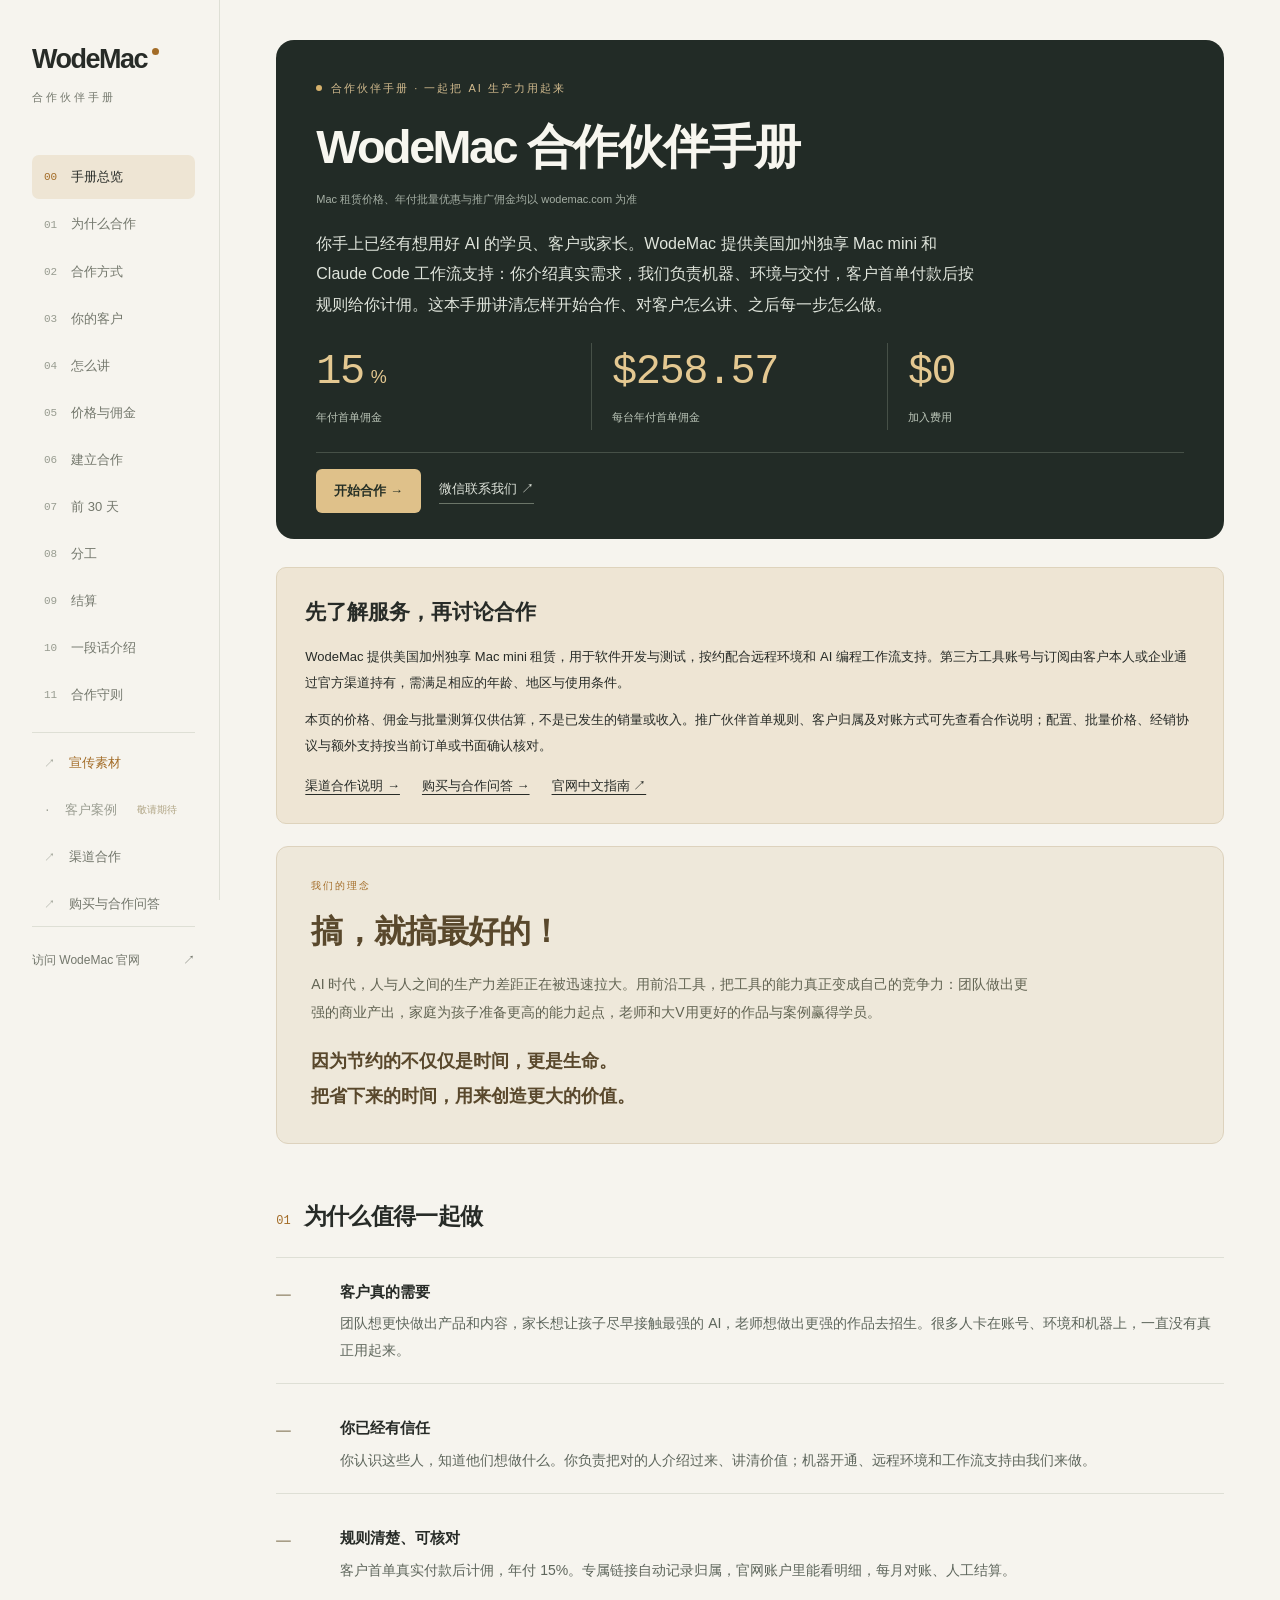
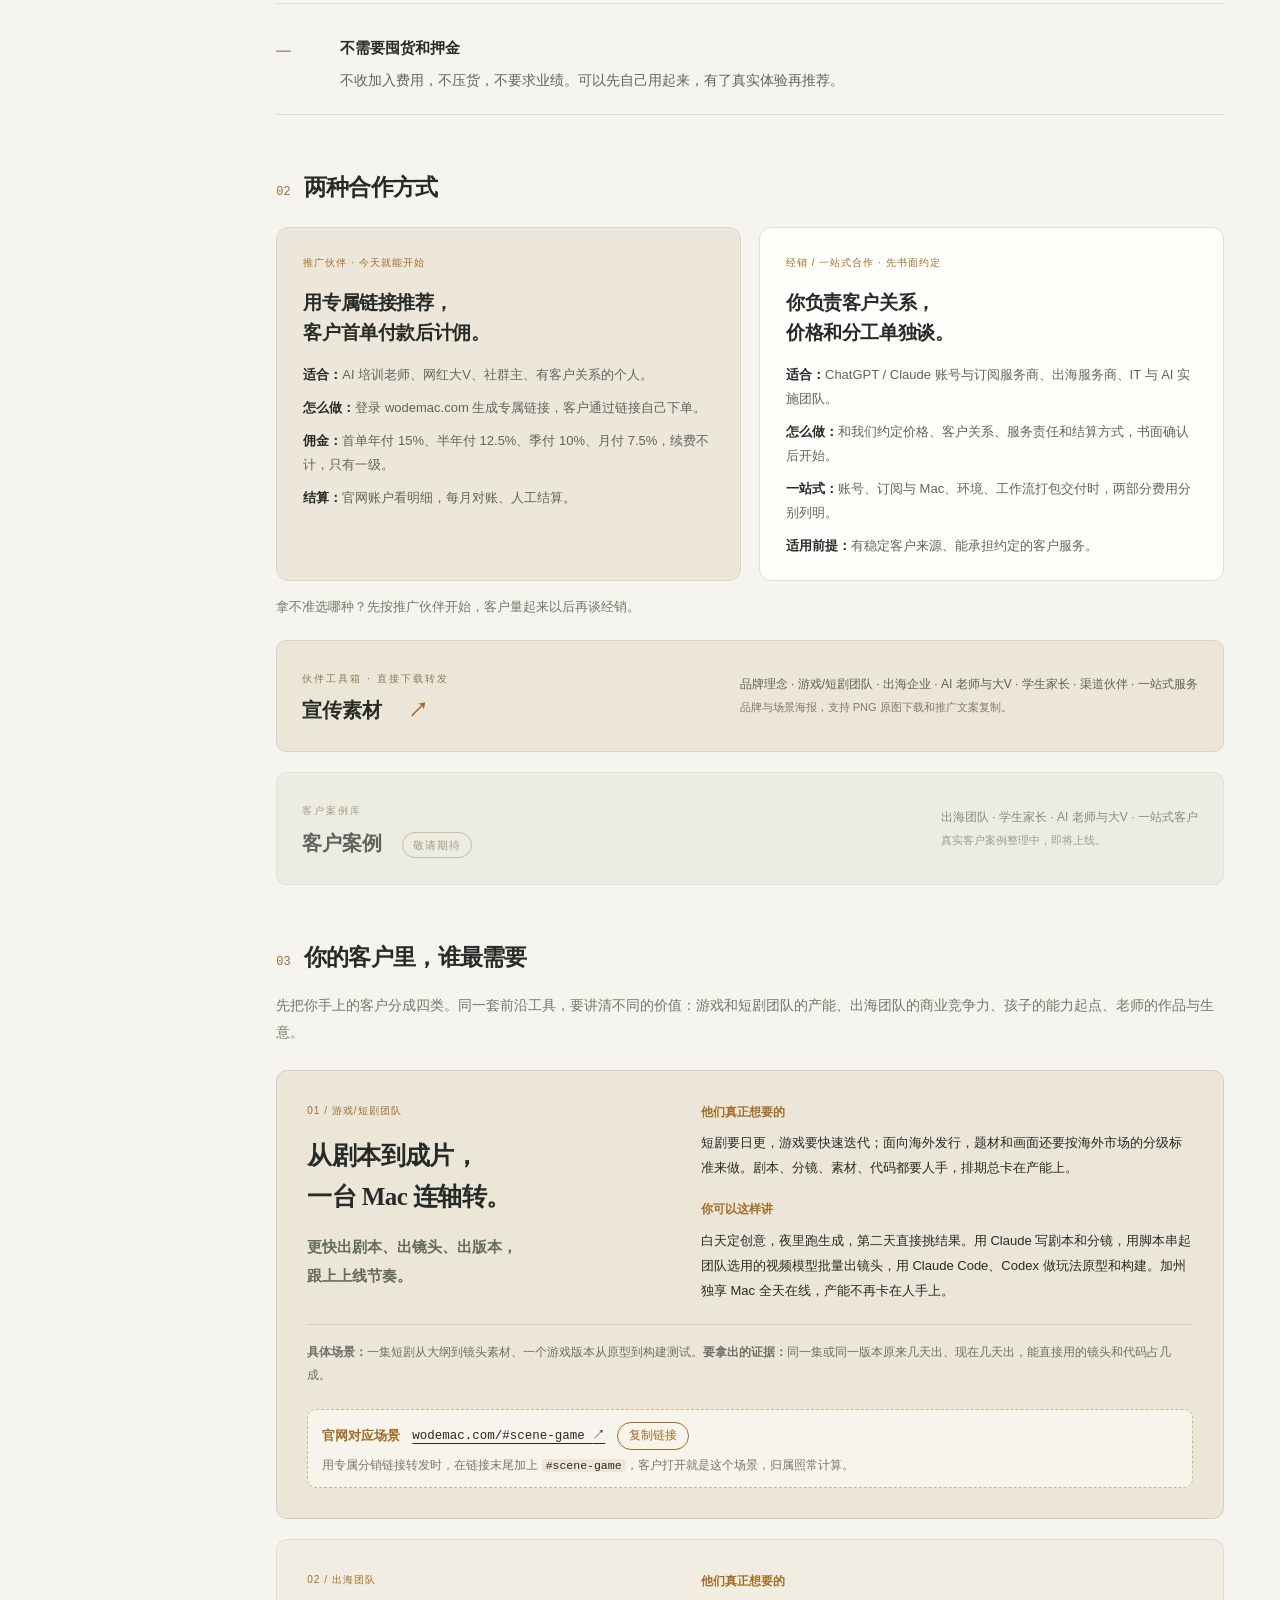
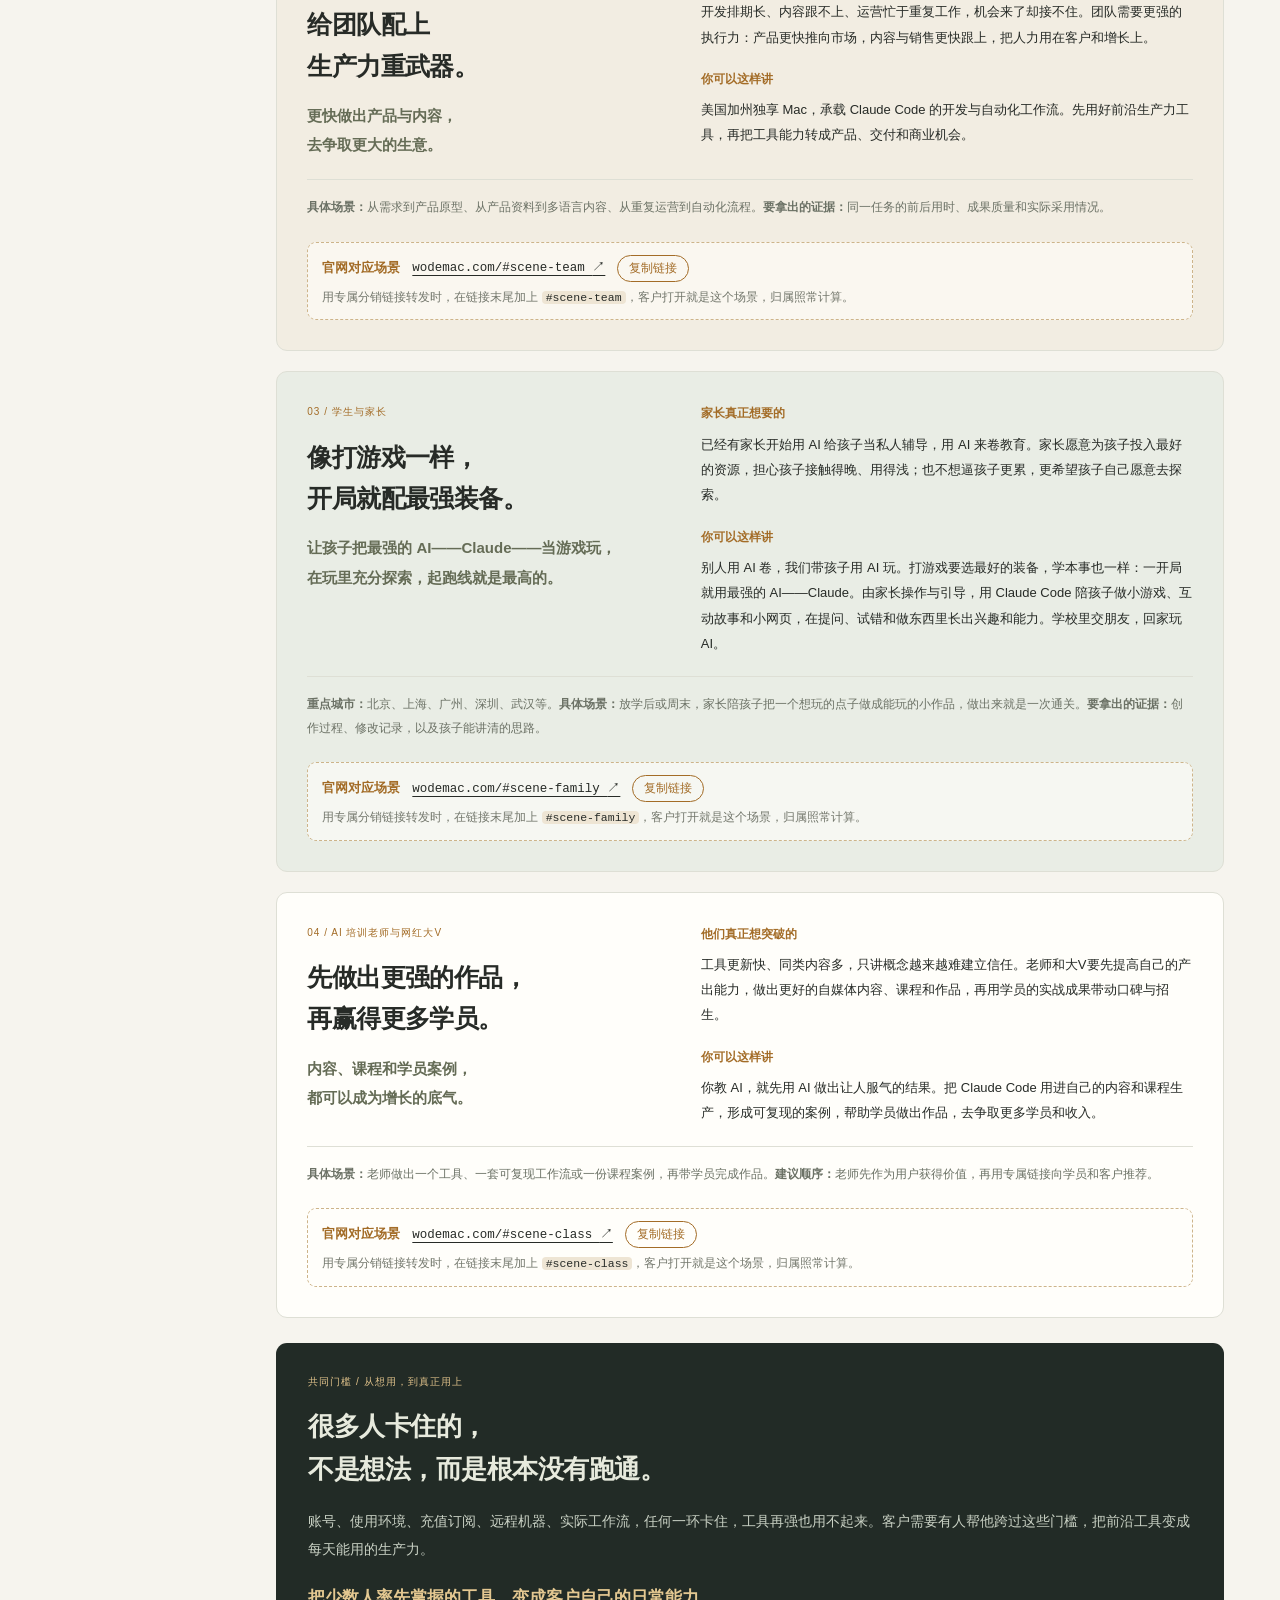
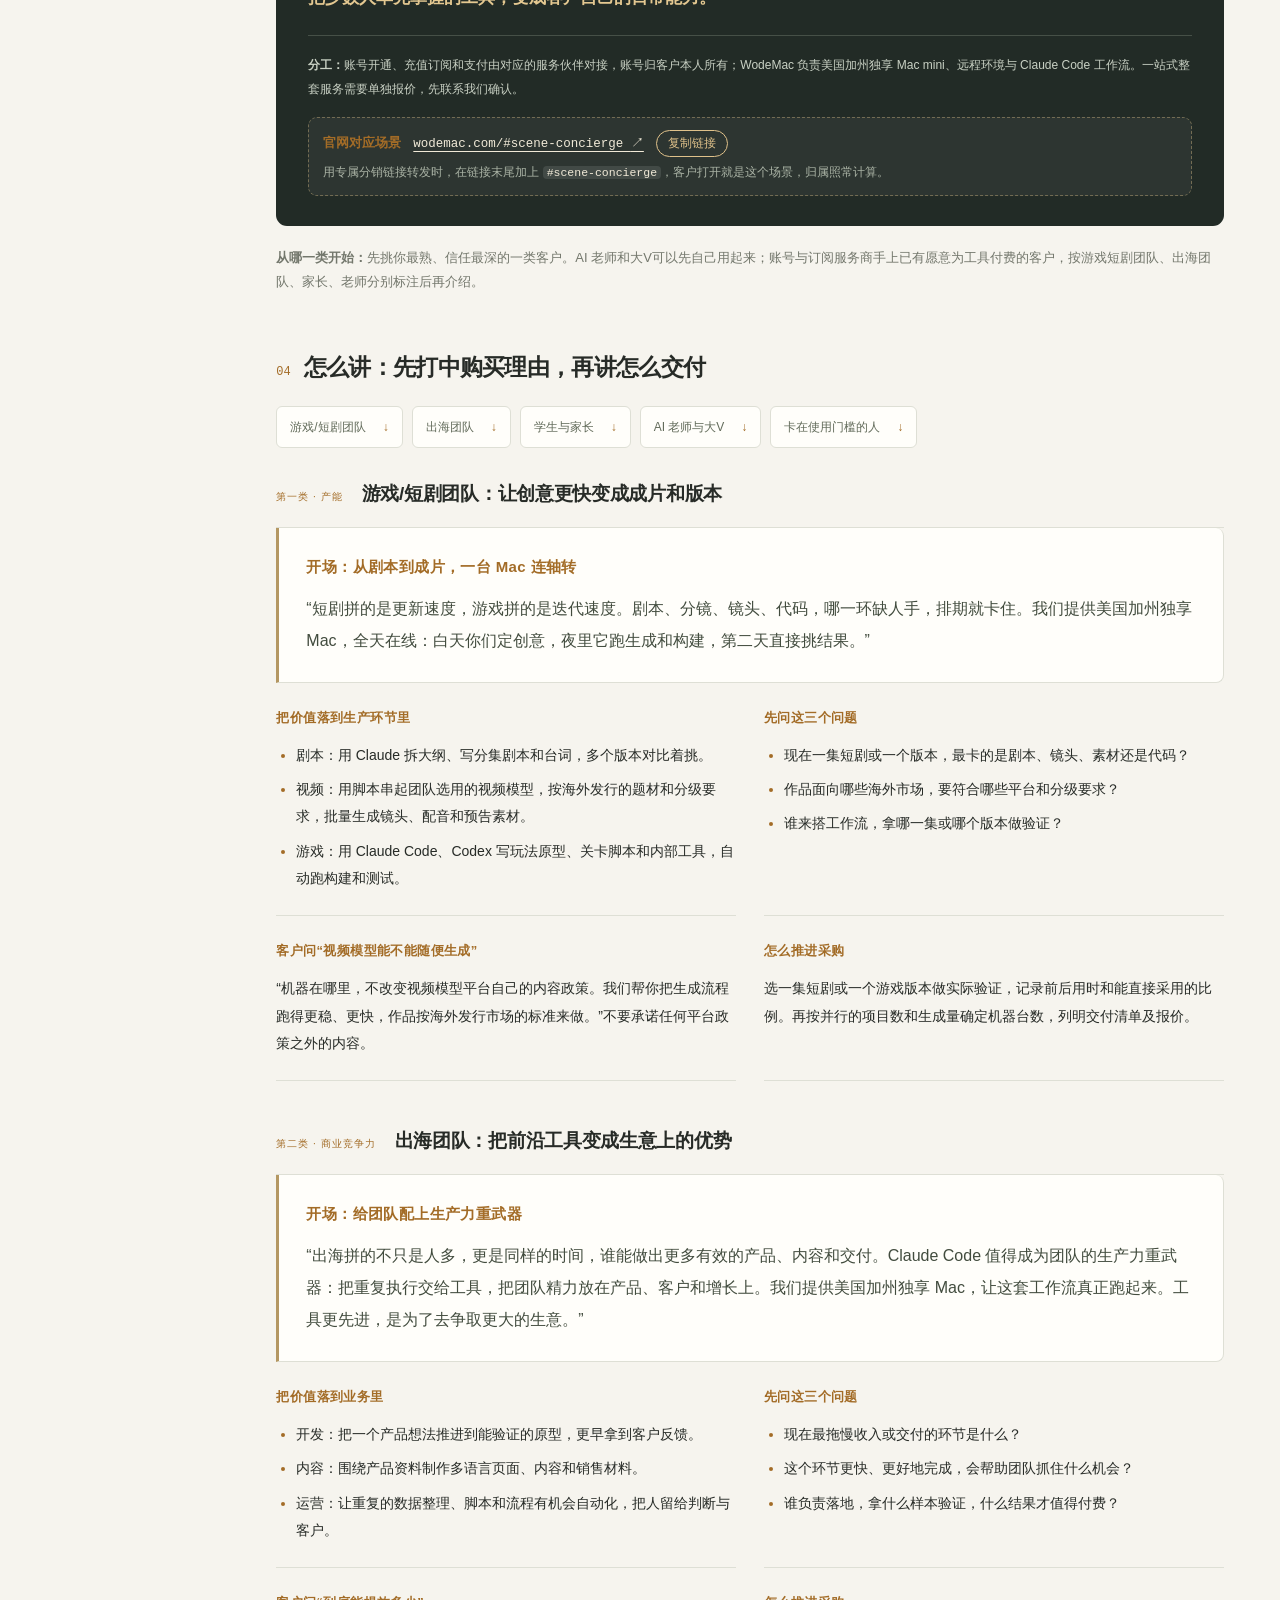
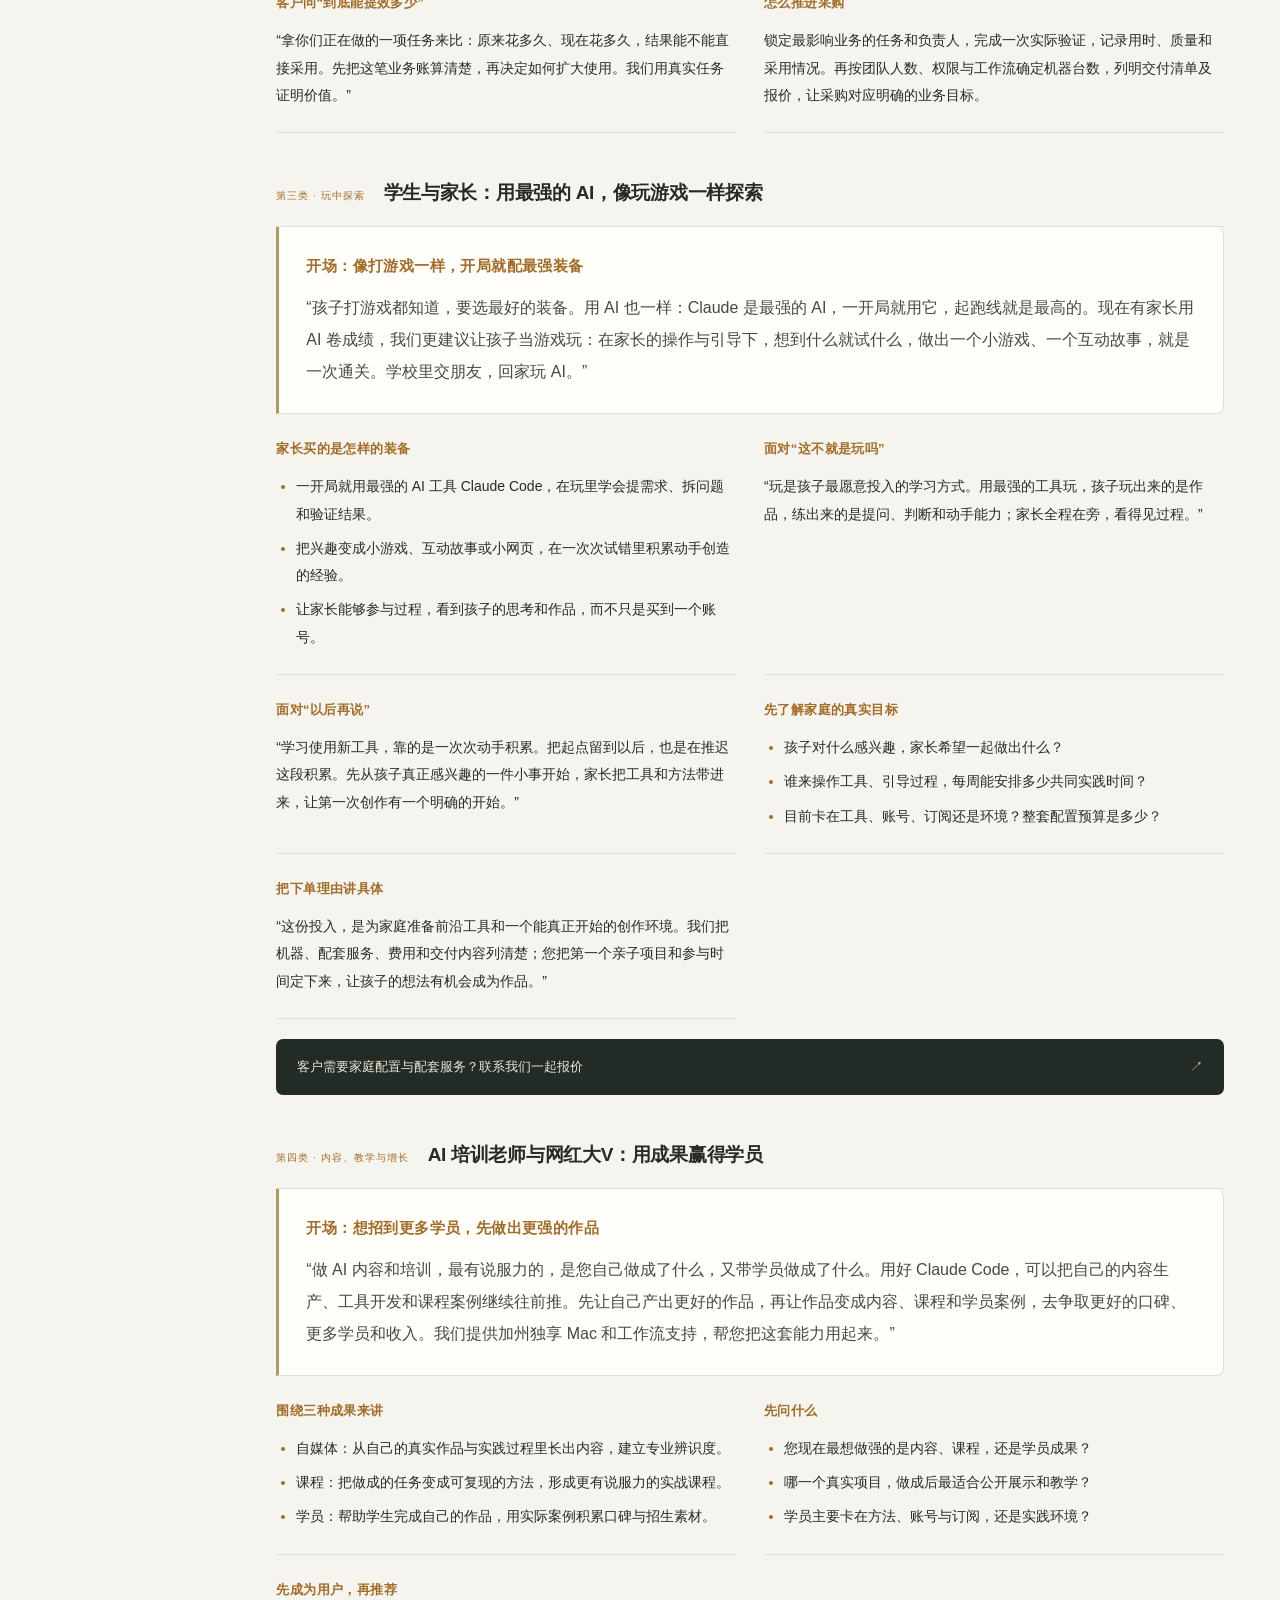
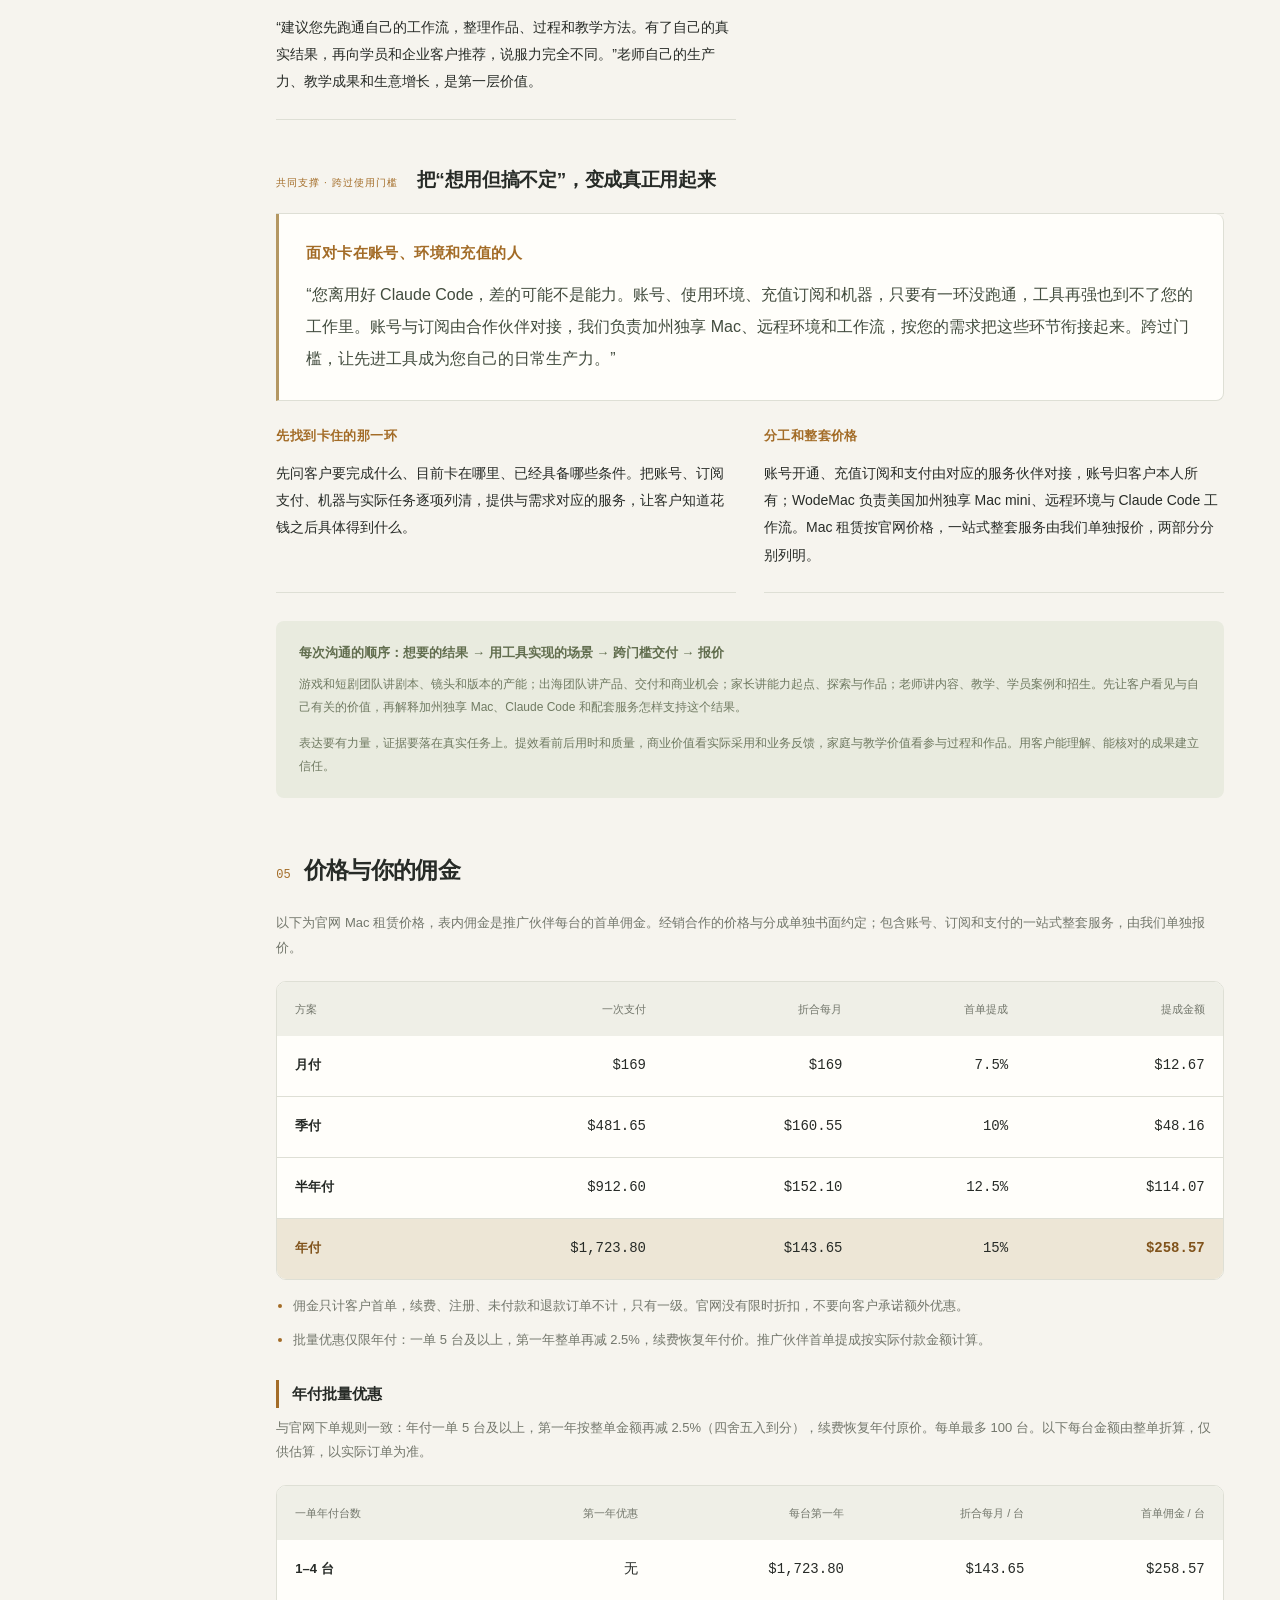
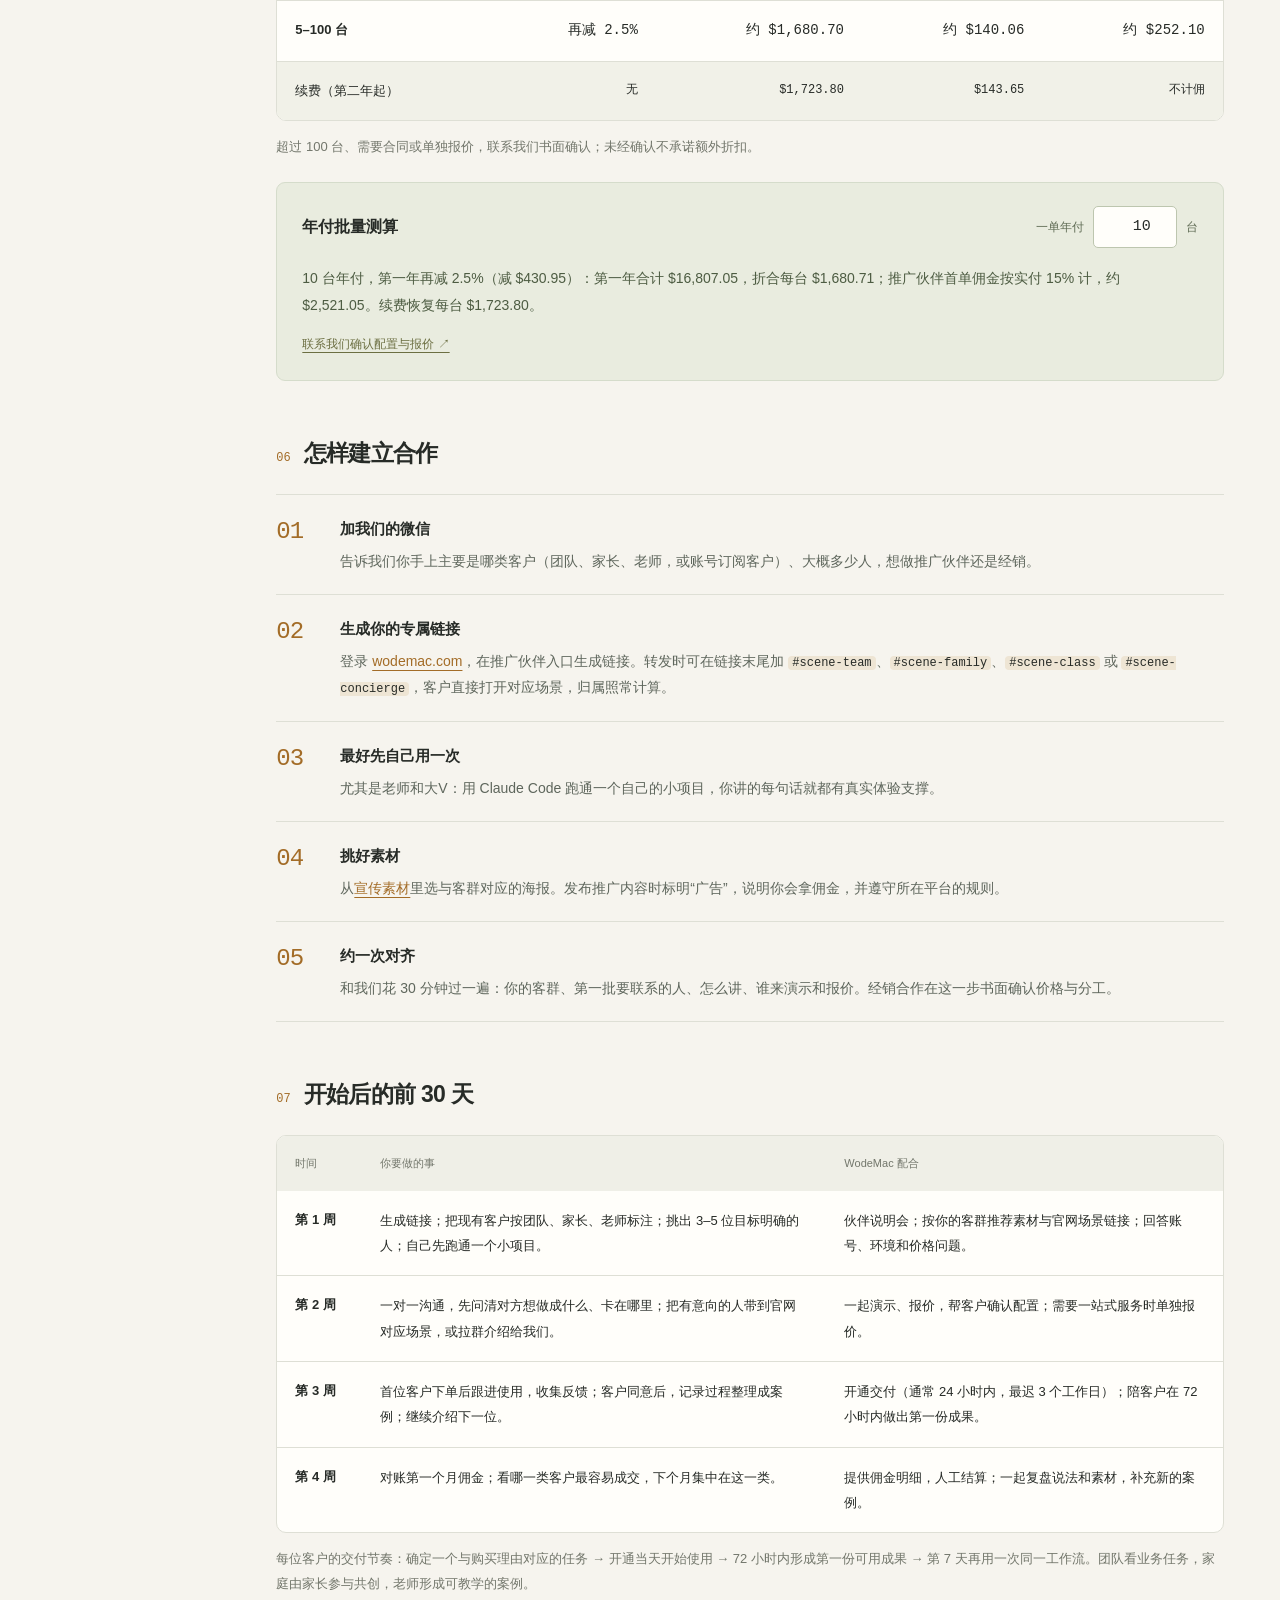
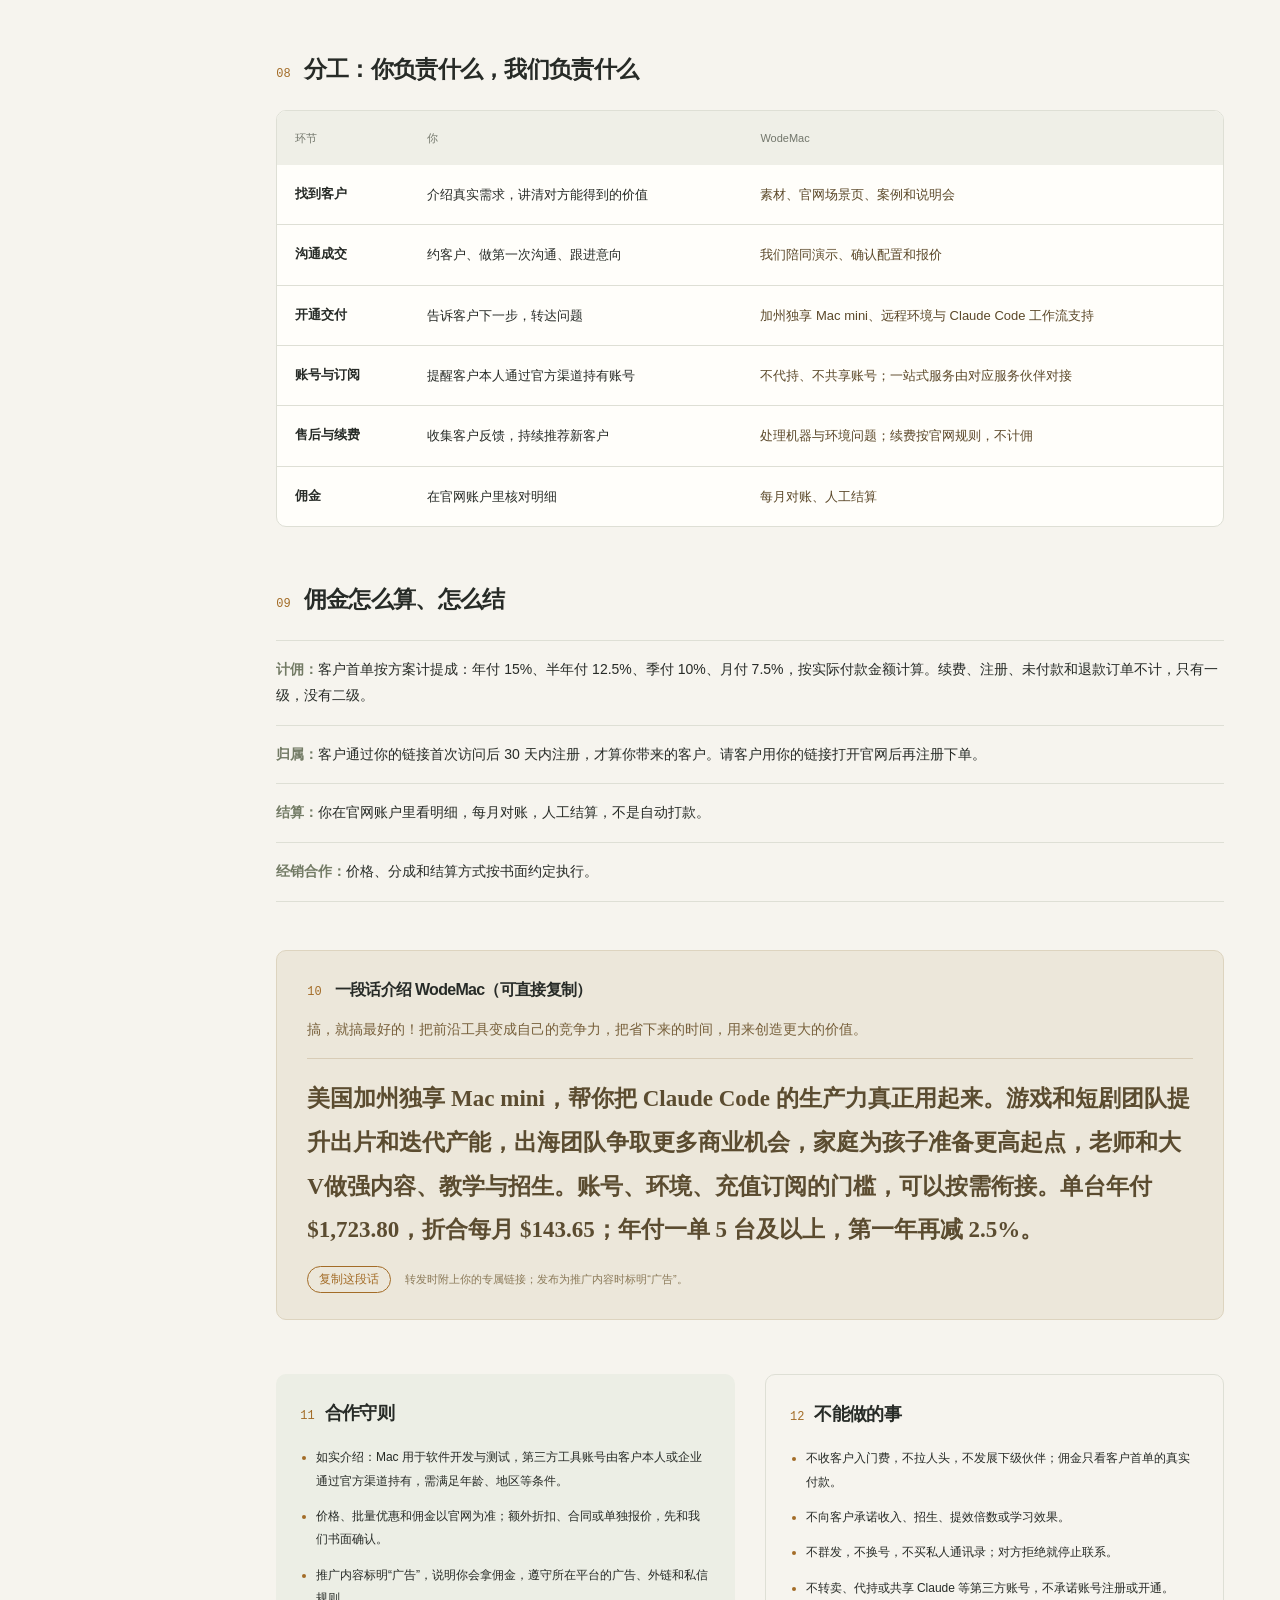
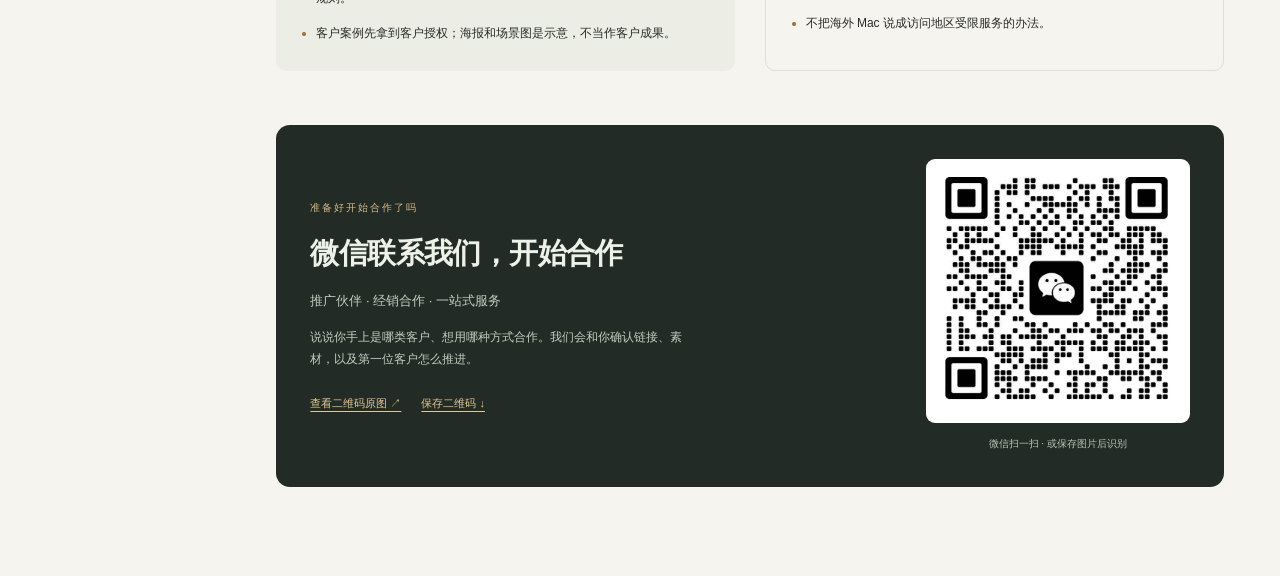
<file: index.html>
<!DOCTYPE html>
<html lang="zh-CN">
<head><meta charset="utf-8">
<meta name="viewport" content="width=device-width,initial-scale=1,viewport-fit=cover">
<meta name="theme-color" content="#f6f4ee">
<link rel="stylesheet" href="styles.css">
<title>合作伙伴手册：Mac mini 租赁推广与经销合作 | WodeMac</title>
<meta name="description" content="WodeMac 合作伙伴手册：美国加州独享 Mac mini 租赁的推广与经销合作方式、四类客户怎么讲、价格与首单佣金、建立合作步骤、前 30 天执行和分工。">
<meta name="robots" content="index,follow,max-image-preview:large">
<link rel="canonical" href="https://wodemac.vilesaint.com/">
<meta property="og:type" content="website">
<meta property="og:locale" content="zh_CN">
<meta property="og:site_name" content="WodeMac">
<meta property="og:title" content="合作伙伴手册：Mac mini 租赁推广与经销合作 | WodeMac">
<meta property="og:description" content="WodeMac 合作伙伴手册：美国加州独享 Mac mini 租赁的推广与经销合作方式、四类客户怎么讲、价格与首单佣金、建立合作步骤、前 30 天执行和分工。">
<meta property="og:url" content="https://wodemac.vilesaint.com/">
<meta property="og:image" content="https://wodemac.com/assets/wodemac-og.jpg">
<meta name="twitter:card" content="summary_large_image">
<link rel="stylesheet" href="seo.css">
<script id="wodemac-seo-schema" type="application/ld+json">{"@context":"https://schema.org","@graph":[{"@type":"Organization","@id":"https://wodemac.com/#organization","name":"WodeMac","url":"https://wodemac.com/"},{"@type":"WebSite","@id":"https://wodemac.vilesaint.com/#website","name":"WodeMac 服务与渠道合作资料","url":"https://wodemac.vilesaint.com/","inLanguage":"zh-CN","publisher":{"@id":"https://wodemac.com/#organization"}},{"@type":"WebPage","@id":"https://wodemac.vilesaint.com/#webpage","url":"https://wodemac.vilesaint.com/","name":"合作伙伴手册：Mac mini 租赁推广与经销合作 | WodeMac","description":"WodeMac 合作伙伴手册：美国加州独享 Mac mini 租赁的推广与经销合作方式、四类客户怎么讲、价格与首单佣金、建立合作步骤、前 30 天执行和分工。","inLanguage":"zh-CN","isPartOf":{"@id":"https://wodemac.vilesaint.com/#website"},"about":{"@id":"https://wodemac.com/#organization"}}]}</script>
</head>
<body>
<a class="skip-link" href="#plan">跳到手册正文</a>
<aside class="sidebar" aria-label="手册目录">
  <a class="wordmark" href="#overview" aria-label="WodeMac 合作伙伴手册首页">WodeMac<span class="brand-dot" aria-hidden="true"></span></a>
  <p class="sidebar-caption">合作伙伴手册</p>
  <nav class="chapter-nav" aria-label="章节导航">
    <a class="current" href="#overview" aria-current="location"><span>00</span>手册总览</a>
    <a href="#why"><span>01</span>为什么合作</a>
    <a href="#modes"><span>02</span>合作方式</a>
    <a href="#customers"><span>03</span>你的客户</a>
    <a href="#conversation"><span>04</span>怎么讲</a>
    <a href="#pricing"><span>05</span>价格与佣金</a>
    <a href="#join"><span>06</span>建立合作</a>
    <a href="#execution"><span>07</span>前 30 天</a>
    <a href="#roles"><span>08</span>分工</a>
    <a href="#commission"><span>09</span>结算</a>
    <a href="#quote"><span>10</span>一段话介绍</a>
    <a href="#rules"><span>11</span>合作守则</a>
    <a class="materials-nav" href="materials.html"><span>↗</span>宣传素材</a>
    <a class="cases-nav is-soon" aria-disabled="true"><span>·</span>客户案例<small class="soon-tag">敬请期待</small></a>
  <a href="partners.html"><span>↗</span>渠道合作</a><a href="faq.html"><span>↗</span>购买与合作问答</a>
  </nav>
  <a class="official-link" href="https://wodemac.com/" target="_blank" rel="noopener">访问 WodeMac 官网 <span aria-hidden="true">↗</span></a>
</aside>
<main id="plan">
  <header class="hero" id="overview" data-chapter>
    <div class="hero-kicker"><span class="status-dot" aria-hidden="true"></span>合作伙伴手册 · 一起把 AI 生产力用起来</div>
    <h1>WodeMac <span>合作伙伴手册</span></h1>
    <p class="meta">Mac 租赁价格、年付批量优惠与推广佣金均以 wodemac.com 为准</p>
    <p class="lead">你手上已经有想用好 AI 的学员、客户或家长。WodeMac 提供美国加州独享 Mac mini 和 Claude Code 工作流支持：你介绍真实需求，我们负责机器、环境与交付，客户首单付款后按规则给你计佣。这本手册讲清怎样开始合作、对客户怎么讲、之后每一步怎么做。</p>
    <div class="goal partner-facts">
      <div><b>15<small>%</small></b><span>年付首单佣金</span></div>
      <div><b>$258.57</b><span>每台年付首单佣金</span></div>
      <div><b>$0</b><span>加入费用</span></div>
    </div>
    <div class="hero-actions"><a class="hero-primary" href="#join">开始合作 →</a><a href="#contact">微信联系我们 ↗</a></div>
  </header>

  <!-- service-facts:start --><section class="seo-facts" aria-labelledby="service-facts-title"><h2 id="service-facts-title">先了解服务，再讨论合作</h2><p>WodeMac 提供美国加州独享 Mac mini 租赁，用于软件开发与测试，按约配合远程环境和 AI 编程工作流支持。第三方工具账号与订阅由客户本人或企业通过官方渠道持有，需满足相应的年龄、地区与使用条件。</p><p>本页的价格、佣金与批量测算仅供估算，不是已发生的销量或收入。推广伙伴首单规则、客户归属及对账方式可先查看合作说明；配置、批量价格、经销协议与额外支持按当前订单或书面确认核对。</p><nav aria-label="服务与合作资料"><a href="partners.html">渠道合作说明 →</a><a href="faq.html">购买与合作问答 →</a><a href="https://wodemac.com/guides/">官网中文指南 ↗</a></nav></section><!-- service-facts:end -->

  <section class="belief" id="belief" aria-labelledby="belief-title">
    <p class="belief-kicker">我们的理念</p>
    <h2 id="belief-title">搞，就搞最好的！</h2>
    <p>AI 时代，人与人之间的生产力差距正在被迅速拉大。用前沿工具，把工具的能力真正变成自己的竞争力：团队做出更强的商业产出，家庭为孩子准备更高的能力起点，老师和大V用更好的作品与案例赢得学员。</p>
    <p class="belief-emphasis">因为节约的不仅仅是时间，更是生命。<br>把省下来的时间，用来创造更大的价值。</p>
  </section>

  <section class="plan-section" id="why" data-chapter>
    <h2><span class="section-no" aria-hidden="true">01</span>为什么值得一起做</h2>
    <ul class="flow plain">
      <li><b>客户真的需要</b>团队想更快做出产品和内容，家长想让孩子尽早接触最强的 AI，老师想做出更强的作品去招生。很多人卡在账号、环境和机器上，一直没有真正用起来。</li>
      <li><b>你已经有信任</b>你认识这些人，知道他们想做什么。你负责把对的人介绍过来、讲清价值；机器开通、远程环境和工作流支持由我们来做。</li>
      <li><b>规则清楚、可核对</b>客户首单真实付款后计佣，年付 15%。专属链接自动记录归属，官网账户里能看明细，每月对账、人工结算。</li>
      <li><b>不需要囤货和押金</b>不收加入费用，不压货，不要求业绩。可以先自己用起来，有了真实体验再推荐。</li>
    </ul>
  </section>

  <section class="plan-section" id="modes" data-chapter>
    <h2><span class="section-no" aria-hidden="true">02</span>两种合作方式</h2>
    <div class="mode-cards">
      <article>
        <p class="segment-kicker">推广伙伴 · 今天就能开始</p>
        <h3>用专属链接推荐，<br>客户首单付款后计佣。</h3>
        <ul>
          <li><b>适合：</b>AI 培训老师、网红大V、社群主、有客户关系的个人。</li>
          <li><b>怎么做：</b>登录 wodemac.com 生成专属链接，客户通过链接自己下单。</li>
          <li><b>佣金：</b>首单年付 15%、半年付 12.5%、季付 10%、月付 7.5%，续费不计，只有一级。</li>
          <li><b>结算：</b>官网账户看明细，每月对账、人工结算。</li>
        </ul>
      </article>
      <article>
        <p class="segment-kicker">经销 / 一站式合作 · 先书面约定</p>
        <h3>你负责客户关系，<br>价格和分工单独谈。</h3>
        <ul>
          <li><b>适合：</b>ChatGPT / Claude 账号与订阅服务商、出海服务商、IT 与 AI 实施团队。</li>
          <li><b>怎么做：</b>和我们约定价格、客户关系、服务责任和结算方式，书面确认后开始。</li>
          <li><b>一站式：</b>账号、订阅与 Mac、环境、工作流打包交付时，两部分费用分别列明。</li>
          <li><b>适用前提：</b>有稳定客户来源、能承担约定的客户服务。</li>
        </ul>
      </article>
    </div>
    <p class="note">拿不准选哪种？先按推广伙伴开始，客户量起来以后再谈经销。</p>
  </section>

  <a class="materials-entry" href="materials.html">
    <div><span class="entry-label">伙伴工具箱 · 直接下载转发</span><h2>宣传素材 <span aria-hidden="true">↗</span></h2></div>
    <p>品牌理念 · 游戏/短剧团队 · 出海企业 · AI 老师与大V · 学生家长 · 渠道伙伴 · 一站式服务<br><span>品牌与场景海报，支持 PNG 原图下载和推广文案复制。</span></p>
  </a>


  <a class="materials-entry cases-entry is-soon" aria-disabled="true">
    <div><span class="entry-label">客户案例库</span><h2>客户案例 <span class="soon-badge">敬请期待</span></h2></div>
    <p>出海团队 · 学生家长 · AI 老师与大V · 一站式客户<br><span>真实客户案例整理中，即将上线。</span></p>
  </a>

  <section class="plan-section" id="customers" data-chapter>
    <h2><span class="section-no" aria-hidden="true">03</span>你的客户里，谁最需要</h2>
    <p class="section-intro">先把你手上的客户分成四类。同一套前沿工具，要讲清不同的价值：游戏和短剧团队的产能、出海团队的商业竞争力、孩子的能力起点、老师的作品与生意。</p>
    <ol class="segs value-segments">
      <li>
        <div><p class="segment-kicker">01 / 游戏/短剧团队</p><h3>从剧本到成片，<br>一台 Mac 连轴转。</h3><p class="segment-promise">更快出剧本、出镜头、出版本，<br>跟上上线节奏。</p></div>
        <div class="segment-body"><h4>他们真正想要的</h4><p>短剧要日更，游戏要快速迭代；面向海外发行，题材和画面还要按海外市场的分级标准来做。剧本、分镜、素材、代码都要人手，排期总卡在产能上。</p><h4>你可以这样讲</h4><p>白天定创意，夜里跑生成，第二天直接挑结果。用 Claude 写剧本和分镜，用脚本串起团队选用的视频模型批量出镜头，用 Claude Code、Codex 做玩法原型和构建。加州独享 Mac 全天在线，产能不再卡在人手上。</p></div>
        <p class="note"><b>具体场景：</b>一集短剧从大纲到镜头素材、一个游戏版本从原型到构建测试。<b>要拿出的证据：</b>同一集或同一版本原来几天出、现在几天出，能直接用的镜头和代码占几成。</p><div class="scene-link"><span class="scene-link-label">官网对应场景</span><a href="https://wodemac.com/#scene-game" target="_blank" rel="noopener">wodemac.com/#scene-game <span aria-hidden="true">↗</span></a><button type="button" class="copy-link" data-copy="https://wodemac.com/#scene-game">复制链接</button><small>用专属分销链接转发时，在链接末尾加上 <code>#scene-game</code>，客户打开就是这个场景，归属照常计算。</small></div>
      </li>
      <li>
        <div><p class="segment-kicker">02 / 出海团队</p><h3>给团队配上<br>生产力重武器。</h3><p class="segment-promise">更快做出产品与内容，<br>去争取更大的生意。</p></div>
        <div class="segment-body"><h4>他们真正想要的</h4><p>开发排期长、内容跟不上、运营忙于重复工作，机会来了却接不住。团队需要更强的执行力：产品更快推向市场，内容与销售更快跟上，把人力用在客户和增长上。</p><h4>你可以这样讲</h4><p>美国加州独享 Mac，承载 Claude Code 的开发与自动化工作流。先用好前沿生产力工具，再把工具能力转成产品、交付和商业机会。</p></div>
        <p class="note"><b>具体场景：</b>从需求到产品原型、从产品资料到多语言内容、从重复运营到自动化流程。<b>要拿出的证据：</b>同一任务的前后用时、成果质量和实际采用情况。</p><div class="scene-link"><span class="scene-link-label">官网对应场景</span><a href="https://wodemac.com/#scene-team" target="_blank" rel="noopener">wodemac.com/#scene-team <span aria-hidden="true">↗</span></a><button type="button" class="copy-link" data-copy="https://wodemac.com/#scene-team">复制链接</button><small>用专属分销链接转发时，在链接末尾加上 <code>#scene-team</code>，客户打开就是这个场景，归属照常计算。</small></div>
      </li>
      <li>
        <div><p class="segment-kicker">03 / 学生与家长</p><h3>像打游戏一样，<br>开局就配最强装备。</h3><p class="segment-promise">让孩子把最强的 AI——Claude——当游戏玩，<br>在玩里充分探索，起跑线就是最高的。</p></div>
        <div class="segment-body"><h4>家长真正想要的</h4><p>已经有家长开始用 AI 给孩子当私人辅导，用 AI 来卷教育。家长愿意为孩子投入最好的资源，担心孩子接触得晚、用得浅；也不想逼孩子更累，更希望孩子自己愿意去探索。</p><h4>你可以这样讲</h4><p>别人用 AI 卷，我们带孩子用 AI 玩。打游戏要选最好的装备，学本事也一样：一开局就用最强的 AI——Claude。由家长操作与引导，用 Claude Code 陪孩子做小游戏、互动故事和小网页，在提问、试错和做东西里长出兴趣和能力。学校里交朋友，回家玩 AI。</p></div>
        <p class="note"><b>重点城市：</b>北京、上海、广州、深圳、武汉等。<b>具体场景：</b>放学后或周末，家长陪孩子把一个想玩的点子做成能玩的小作品，做出来就是一次通关。<b>要拿出的证据：</b>创作过程、修改记录，以及孩子能讲清的思路。</p><div class="scene-link"><span class="scene-link-label">官网对应场景</span><a href="https://wodemac.com/#scene-family" target="_blank" rel="noopener">wodemac.com/#scene-family <span aria-hidden="true">↗</span></a><button type="button" class="copy-link" data-copy="https://wodemac.com/#scene-family">复制链接</button><small>用专属分销链接转发时，在链接末尾加上 <code>#scene-family</code>，客户打开就是这个场景，归属照常计算。</small></div>
      </li>
      <li>
        <div><p class="segment-kicker">04 / AI 培训老师与网红大V</p><h3>先做出更强的作品，<br>再赢得更多学员。</h3><p class="segment-promise">内容、课程和学员案例，<br>都可以成为增长的底气。</p></div>
        <div class="segment-body"><h4>他们真正想突破的</h4><p>工具更新快、同类内容多，只讲概念越来越难建立信任。老师和大V要先提高自己的产出能力，做出更好的自媒体内容、课程和作品，再用学员的实战成果带动口碑与招生。</p><h4>你可以这样讲</h4><p>你教 AI，就先用 AI 做出让人服气的结果。把 Claude Code 用进自己的内容和课程生产，形成可复现的案例，帮助学员做出作品，去争取更多学员和收入。</p></div>
        <p class="note"><b>具体场景：</b>老师做出一个工具、一套可复现工作流或一份课程案例，再带学员完成作品。<b>建议顺序：</b>老师先作为用户获得价值，再用专属链接向学员和客户推荐。</p><div class="scene-link"><span class="scene-link-label">官网对应场景</span><a href="https://wodemac.com/#scene-class" target="_blank" rel="noopener">wodemac.com/#scene-class <span aria-hidden="true">↗</span></a><button type="button" class="copy-link" data-copy="https://wodemac.com/#scene-class">复制链接</button><small>用专属分销链接转发时，在链接末尾加上 <code>#scene-class</code>，客户打开就是这个场景，归属照常计算。</small></div>
      </li>
    </ol>
    <div class="access-value" id="access-value">
      <p class="segment-kicker">共同门槛 / 从想用，到真正用上</p>
      <h3>很多人卡住的，<br>不是想法，而是根本没有跑通。</h3>
      <p>账号、使用环境、充值订阅、远程机器、实际工作流，任何一环卡住，工具再强也用不起来。客户需要有人帮他跨过这些门槛，把前沿工具变成每天能用的生产力。</p>
      <p class="access-promise">把少数人率先掌握的工具，变成客户自己的日常能力。</p>
      <p class="note"><b>分工：</b>账号开通、充值订阅和支付由对应的服务伙伴对接，账号归客户本人所有；WodeMac 负责美国加州独享 Mac mini、远程环境与 Claude Code 工作流。一站式整套服务需要单独报价，先联系我们确认。</p><div class="scene-link"><span class="scene-link-label">官网对应场景</span><a href="https://wodemac.com/#scene-concierge" target="_blank" rel="noopener">wodemac.com/#scene-concierge <span aria-hidden="true">↗</span></a><button type="button" class="copy-link" data-copy="https://wodemac.com/#scene-concierge">复制链接</button><small>用专属分销链接转发时，在链接末尾加上 <code>#scene-concierge</code>，客户打开就是这个场景，归属照常计算。</small></div>
    </div>
    <p class="note"><b>从哪一类开始：</b>先挑你最熟、信任最深的一类客户。AI 老师和大V可以先自己用起来；账号与订阅服务商手上已有愿意为工具付费的客户，按游戏短剧团队、出海团队、家长、老师分别标注后再介绍。</p>
  </section>

  <section class="plan-section" id="conversation" data-chapter>
    <h2><span class="section-no" aria-hidden="true">04</span>怎么讲：先打中购买理由，再讲怎么交付</h2>
    <nav class="audience-jumps" aria-label="按客户群查看话术">
      <a href="#pitch-game">游戏/短剧团队 <span aria-hidden="true">↓</span></a>
      <a href="#pitch-business">出海团队 <span aria-hidden="true">↓</span></a>
      <a href="#pitch-parents">学生与家长 <span aria-hidden="true">↓</span></a>
      <a href="#pitch-partners">AI 老师与大V <span aria-hidden="true">↓</span></a>
      <a href="#pitch-service">卡在使用门槛的人 <span aria-hidden="true">↓</span></a>
    </nav>

    <article class="script-group" id="pitch-game">
      <div class="script-group-heading"><p>第一类 · 产能</p><h3>游戏/短剧团队：让创意更快变成成片和版本</h3></div>
      <div class="script">
        <div><h4>开场：从剧本到成片，一台 Mac 连轴转</h4><p>“短剧拼的是更新速度，游戏拼的是迭代速度。剧本、分镜、镜头、代码，哪一环缺人手，排期就卡住。我们提供美国加州独享 Mac，全天在线：白天你们定创意，夜里它跑生成和构建，第二天直接挑结果。”</p></div>
        <div><h4>把价值落到生产环节里</h4><ul><li>剧本：用 Claude 拆大纲、写分集剧本和台词，多个版本对比着挑。</li><li>视频：用脚本串起团队选用的视频模型，按海外发行的题材和分级要求，批量生成镜头、配音和预告素材。</li><li>游戏：用 Claude Code、Codex 写玩法原型、关卡脚本和内部工具，自动跑构建和测试。</li></ul></div>
        <div><h4>先问这三个问题</h4><ul><li>现在一集短剧或一个版本，最卡的是剧本、镜头、素材还是代码？</li><li>作品面向哪些海外市场，要符合哪些平台和分级要求？</li><li>谁来搭工作流，拿哪一集或哪个版本做验证？</li></ul></div>
        <div><h4>客户问“视频模型能不能随便生成”</h4><p>“机器在哪里，不改变视频模型平台自己的内容政策。我们帮你把生成流程跑得更稳、更快，作品按海外发行市场的标准来做。”不要承诺任何平台政策之外的内容。</p></div>
        <div><h4>怎么推进采购</h4><p>选一集短剧或一个游戏版本做实际验证，记录前后用时和能直接采用的比例。再按并行的项目数和生成量确定机器台数，列明交付清单及报价。</p></div>
      </div>
    </article>

    <article class="script-group" id="pitch-business">
      <div class="script-group-heading"><p>第二类 · 商业竞争力</p><h3>出海团队：把前沿工具变成生意上的优势</h3></div>
      <div class="script">
        <div><h4>开场：给团队配上生产力重武器</h4><p>“出海拼的不只是人多，更是同样的时间，谁能做出更多有效的产品、内容和交付。Claude Code 值得成为团队的生产力重武器：把重复执行交给工具，把团队精力放在产品、客户和增长上。我们提供美国加州独享 Mac，让这套工作流真正跑起来。工具更先进，是为了去争取更大的生意。”</p></div>
        <div><h4>把价值落到业务里</h4><ul><li>开发：把一个产品想法推进到能验证的原型，更早拿到客户反馈。</li><li>内容：围绕产品资料制作多语言页面、内容和销售材料。</li><li>运营：让重复的数据整理、脚本和流程有机会自动化，把人留给判断与客户。</li></ul></div>
        <div><h4>先问这三个问题</h4><ul><li>现在最拖慢收入或交付的环节是什么？</li><li>这个环节更快、更好地完成，会帮助团队抓住什么机会？</li><li>谁负责落地，拿什么样本验证，什么结果才值得付费？</li></ul></div>
        <div><h4>客户问“到底能提效多少”</h4><p>“拿你们正在做的一项任务来比：原来花多久、现在花多久，结果能不能直接采用。先把这笔业务账算清楚，再决定如何扩大使用。我们用真实任务证明价值。”</p></div>
        <div><h4>怎么推进采购</h4><p>锁定最影响业务的任务和负责人，完成一次实际验证，记录用时、质量和采用情况。再按团队人数、权限与工作流确定机器台数，列明交付清单及报价，让采购对应明确的业务目标。</p></div>
      </div>
    </article>

    <article class="script-group" id="pitch-parents">
      <div class="script-group-heading"><p>第三类 · 玩中探索</p><h3>学生与家长：用最强的 AI，像玩游戏一样探索</h3></div>
      <div class="script">
        <div><h4>开场：像打游戏一样，开局就配最强装备</h4><p>“孩子打游戏都知道，要选最好的装备。用 AI 也一样：Claude 是最强的 AI，一开局就用它，起跑线就是最高的。现在有家长用 AI 卷成绩，我们更建议让孩子当游戏玩：在家长的操作与引导下，想到什么就试什么，做出一个小游戏、一个互动故事，就是一次通关。学校里交朋友，回家玩 AI。”</p></div>
        <div><h4>家长买的是怎样的装备</h4><ul><li>一开局就用最强的 AI 工具 Claude Code，在玩里学会提需求、拆问题和验证结果。</li><li>把兴趣变成小游戏、互动故事或小网页，在一次次试错里积累动手创造的经验。</li><li>让家长能够参与过程，看到孩子的思考和作品，而不只是买到一个账号。</li></ul></div>
        <div><h4>面对“这不就是玩吗”</h4><p>“玩是孩子最愿意投入的学习方式。用最强的工具玩，孩子玩出来的是作品，练出来的是提问、判断和动手能力；家长全程在旁，看得见过程。”</p></div>
        <div><h4>面对“以后再说”</h4><p>“学习使用新工具，靠的是一次次动手积累。把起点留到以后，也是在推迟这段积累。先从孩子真正感兴趣的一件小事开始，家长把工具和方法带进来，让第一次创作有一个明确的开始。”</p></div>
        <div><h4>先了解家庭的真实目标</h4><ul><li>孩子对什么感兴趣，家长希望一起做出什么？</li><li>谁来操作工具、引导过程，每周能安排多少共同实践时间？</li><li>目前卡在工具、账号、订阅还是环境？整套配置预算是多少？</li></ul></div>
        <div><h4>把下单理由讲具体</h4><p>“这份投入，是为家庭准备前沿工具和一个能真正开始的创作环境。我们把机器、配套服务、费用和交付内容列清楚；您把第一个亲子项目和参与时间定下来，让孩子的想法有机会成为作品。”</p></div>
      </div>
      <a class="parent-contact" href="#contact">客户需要家庭配置与配套服务？联系我们一起报价 <span aria-hidden="true">↗</span></a>
    </article>

    <article class="script-group" id="pitch-partners">
      <div class="script-group-heading"><p>第四类 · 内容、教学与增长</p><h3>AI 培训老师与网红大V：用成果赢得学员</h3></div>
      <div class="script">
        <div><h4>开场：想招到更多学员，先做出更强的作品</h4><p>“做 AI 内容和培训，最有说服力的，是您自己做成了什么，又带学员做成了什么。用好 Claude Code，可以把自己的内容生产、工具开发和课程案例继续往前推。先让自己产出更好的作品，再让作品变成内容、课程和学员案例，去争取更好的口碑、更多学员和收入。我们提供加州独享 Mac 和工作流支持，帮您把这套能力用起来。”</p></div>
        <div><h4>围绕三种成果来讲</h4><ul><li>自媒体：从自己的真实作品与实践过程里长出内容，建立专业辨识度。</li><li>课程：把做成的任务变成可复现的方法，形成更有说服力的实战课程。</li><li>学员：帮助学生完成自己的作品，用实际案例积累口碑与招生素材。</li></ul></div>
        <div><h4>先问什么</h4><ul><li>您现在最想做强的是内容、课程，还是学员成果？</li><li>哪一个真实项目，做成后最适合公开展示和教学？</li><li>学员主要卡在方法、账号与订阅，还是实践环境？</li></ul></div>
        <div><h4>先成为用户，再推荐</h4><p>“建议您先跑通自己的工作流，整理作品、过程和教学方法。有了自己的真实结果，再向学员和企业客户推荐，说服力完全不同。”老师自己的生产力、教学成果和生意增长，是第一层价值。</p></div>
      </div>
    </article>

    <article class="script-group" id="pitch-service">
      <div class="script-group-heading"><p>共同支撑 · 跨过使用门槛</p><h3>把“想用但搞不定”，变成真正用起来</h3></div>
      <div class="script">
        <div><h4>面对卡在账号、环境和充值的人</h4><p>“您离用好 Claude Code，差的可能不是能力。账号、使用环境、充值订阅和机器，只要有一环没跑通，工具再强也到不了您的工作里。账号与订阅由合作伙伴对接，我们负责加州独享 Mac、远程环境和工作流，按您的需求把这些环节衔接起来。跨过门槛，让先进工具成为您自己的日常生产力。”</p></div>
        <div><h4>先找到卡住的那一环</h4><p>先问客户要完成什么、目前卡在哪里、已经具备哪些条件。把账号、订阅支付、机器与实际任务逐项列清，提供与需求对应的服务，让客户知道花钱之后具体得到什么。</p></div>
        <div><h4>分工和整套价格</h4><p>账号开通、充值订阅和支付由对应的服务伙伴对接，账号归客户本人所有；WodeMac 负责美国加州独享 Mac mini、远程环境与 Claude Code 工作流。Mac 租赁按官网价格，一站式整套服务由我们单独报价，两部分分别列明。</p></div>
      </div>
    </article>

    <div class="pitch-common"><h3>每次沟通的顺序：想要的结果 → 用工具实现的场景 → 跨门槛交付 → 报价</h3><p>游戏和短剧团队讲剧本、镜头和版本的产能；出海团队讲产品、交付和商业机会；家长讲能力起点、探索与作品；老师讲内容、教学、学员案例和招生。先让客户看见与自己有关的价值，再解释加州独享 Mac、Claude Code 和配套服务怎样支持这个结果。</p><p>表达要有力量，证据要落在真实任务上。提效看前后用时和质量，商业价值看实际采用和业务反馈，家庭与教学价值看参与过程和作品。用客户能理解、能核对的成果建立信任。</p></div>
  </section>

  <section class="plan-section" id="pricing" data-chapter>
    <h2><span class="section-no" aria-hidden="true">05</span>价格与你的佣金</h2>
    <p class="note">以下为官网 Mac 租赁价格，表内佣金是推广伙伴每台的首单佣金。经销合作的价格与分成单独书面约定；包含账号、订阅和支付的一站式整套服务，由我们单独报价。</p>
    <div class="table">
      <table class="prices">
        <thead><tr><th>方案</th><th>一次支付</th><th>折合每月</th><th>首单提成</th><th>提成金额</th></tr></thead>
        <tbody>
          <tr><th>月付</th><td class="num">$169</td><td class="num">$169</td><td class="num">7.5%</td><td class="num">$12.67</td></tr>
          <tr><th>季付</th><td class="num">$481.65</td><td class="num">$160.55</td><td class="num">10%</td><td class="num">$48.16</td></tr>
          <tr><th>半年付</th><td class="num">$912.60</td><td class="num">$152.10</td><td class="num">12.5%</td><td class="num">$114.07</td></tr>
          <tr><th>年付</th><td class="num">$1,723.80</td><td class="num">$143.65</td><td class="num">15%</td><td class="num">$258.57</td></tr>
        </tbody>
      </table>
    </div>
    <ul class="note">
      <li>佣金只计客户首单，续费、注册、未付款和退款订单不计，只有一级。官网没有限时折扣，不要向客户承诺额外优惠。</li>
      <li>批量优惠仅限年付：一单 5 台及以上，第一年整单再减 2.5%，续费恢复年付价。推广伙伴首单提成按实际付款金额计算。</li>
    </ul>
    <h3 class="sub" id="annual-bulk">年付批量优惠</h3>
    <p class="note">与官网下单规则一致：年付一单 5 台及以上，第一年按整单金额再减 2.5%（四舍五入到分），续费恢复年付原价。每单最多 100 台。以下每台金额由整单折算，仅供估算，以实际订单为准。</p>
    <div class="table">
      <table class="prices bulk-prices">
        <thead><tr><th>一单年付台数</th><th>第一年优惠</th><th>每台第一年</th><th>折合每月 / 台</th><th>首单佣金 / 台</th></tr></thead>
        <tbody>
          <tr><th>1–4 台</th><td class="num">无</td><td class="num">$1,723.80</td><td class="num">$143.65</td><td class="num">$258.57</td></tr>
          <tr><th>5–100 台</th><td class="num">再减 2.5%</td><td class="num">约 $1,680.70</td><td class="num">约 $140.06</td><td class="num">约 $252.10</td></tr>
          <tr><th>续费（第二年起）</th><td class="num">无</td><td class="num">$1,723.80</td><td class="num">$143.65</td><td class="num">不计佣</td></tr>
        </tbody>
      </table>
    </div>
    <p class="note">超过 100 台、需要合同或单独报价，联系我们书面确认；未经确认不承诺额外折扣。</p>
    <div class="bulk-calculator" aria-labelledby="bulk-calculator-title">
      <div class="bulk-calculator-heading"><h3 id="bulk-calculator-title">年付批量测算</h3><label for="bulk-quantity">一单年付<input id="bulk-quantity" class="bulk-quantity" type="number" min="1" max="10000" step="1" inputmode="numeric" value="10">台</label></div>
      <p id="bulk-result" aria-live="polite"></p>
      <a href="#contact">联系我们确认配置与报价 ↗</a>
    </div>
  </section>

  <section class="plan-section" id="join" data-chapter>
    <h2><span class="section-no" aria-hidden="true">06</span>怎样建立合作</h2>
    <ol class="flow">
      <li><b>加我们的微信</b>告诉我们你手上主要是哪类客户（团队、家长、老师，或账号订阅客户）、大概多少人，想做推广伙伴还是经销。</li>
      <li><b>生成你的专属链接</b>登录 <a href="https://wodemac.com/" target="_blank" rel="noopener">wodemac.com</a>，在推广伙伴入口生成链接。转发时可在链接末尾加 <code>#scene-team</code>、<code>#scene-family</code>、<code>#scene-class</code> 或 <code>#scene-concierge</code>，客户直接打开对应场景，归属照常计算。</li>
      <li><b>最好先自己用一次</b>尤其是老师和大V：用 Claude Code 跑通一个自己的小项目，你讲的每句话就都有真实体验支撑。</li>
      <li><b>挑好素材</b>从<a href="materials.html">宣传素材</a>里选与客群对应的海报。发布推广内容时标明“广告”，说明你会拿佣金，并遵守所在平台的规则。</li>
      <li><b>约一次对齐</b>和我们花 30 分钟过一遍：你的客群、第一批要联系的人、怎么讲、谁来演示和报价。经销合作在这一步书面确认价格与分工。</li>
    </ol>
  </section>

  <section class="plan-section" id="execution" data-chapter>
    <h2><span class="section-no" aria-hidden="true">07</span>开始后的前 30 天</h2>
    <div class="table">
      <table class="work">
        <thead><tr><th>时间</th><th>你要做的事</th><th>WodeMac 配合</th></tr></thead>
        <tbody>
          <tr><th>第 1 周</th><td>生成链接；把现有客户按团队、家长、老师标注；挑出 3–5 位目标明确的人；自己先跑通一个小项目。</td><td>伙伴说明会；按你的客群推荐素材与官网场景链接；回答账号、环境和价格问题。</td></tr>
          <tr><th>第 2 周</th><td>一对一沟通，先问清对方想做成什么、卡在哪里；把有意向的人带到官网对应场景，或拉群介绍给我们。</td><td>一起演示、报价，帮客户确认配置；需要一站式服务时单独报价。</td></tr>
          <tr><th>第 3 周</th><td>首位客户下单后跟进使用，收集反馈；客户同意后，记录过程整理成案例；继续介绍下一位。</td><td>开通交付（通常 24 小时内，最迟 3 个工作日）；陪客户在 72 小时内做出第一份成果。</td></tr>
          <tr><th>第 4 周</th><td>对账第一个月佣金；看哪一类客户最容易成交，下个月集中在这一类。</td><td>提供佣金明细，人工结算；一起复盘说法和素材，补充新的案例。</td></tr>
        </tbody>
      </table>
    </div>
    <p class="note">每位客户的交付节奏：确定一个与购买理由对应的任务 → 开通当天开始使用 → 72 小时内形成第一份可用成果 → 第 7 天再用一次同一工作流。团队看业务任务，家庭由家长参与共创，老师形成可教学的案例。</p>
  </section>

  <section class="plan-section" id="roles" data-chapter>
    <h2><span class="section-no" aria-hidden="true">08</span>分工：你负责什么，我们负责什么</h2>
    <div class="table">
      <table class="work roles">
        <thead><tr><th>环节</th><th>你</th><th>WodeMac</th></tr></thead>
        <tbody>
          <tr><th>找到客户</th><td>介绍真实需求，讲清对方能得到的价值</td><td>素材、官网场景页、案例和说明会</td></tr>
          <tr><th>沟通成交</th><td>约客户、做第一次沟通、跟进意向</td><td>我们陪同演示、确认配置和报价</td></tr>
          <tr><th>开通交付</th><td>告诉客户下一步，转达问题</td><td>加州独享 Mac mini、远程环境与 Claude Code 工作流支持</td></tr>
          <tr><th>账号与订阅</th><td>提醒客户本人通过官方渠道持有账号</td><td>不代持、不共享账号；一站式服务由对应服务伙伴对接</td></tr>
          <tr><th>售后与续费</th><td>收集客户反馈，持续推荐新客户</td><td>处理机器与环境问题；续费按官网规则，不计佣</td></tr>
          <tr><th>佣金</th><td>在官网账户里核对明细</td><td>每月对账、人工结算</td></tr>
        </tbody>
      </table>
    </div>
  </section>

  <section class="plan-section" id="commission" data-chapter>
    <h2><span class="section-no" aria-hidden="true">09</span>佣金怎么算、怎么结</h2>
    <ul>
      <li><b>计佣：</b>客户首单按方案计提成：年付 15%、半年付 12.5%、季付 10%、月付 7.5%，按实际付款金额计算。续费、注册、未付款和退款订单不计，只有一级，没有二级。</li>
      <li><b>归属：</b>客户通过你的链接首次访问后 30 天内注册，才算你带来的客户。请客户用你的链接打开官网后再注册下单。</li>
      <li><b>结算：</b>你在官网账户里看明细，每月对账，人工结算，不是自动打款。</li>
      <li><b>经销合作：</b>价格、分成和结算方式按书面约定执行。</li>
    </ul>
  </section>

  <section class="plan-section" id="quote" data-chapter>
    <h2><span class="section-no" aria-hidden="true">10</span>一段话介绍 WodeMac（可直接复制）</h2>
    <p class="quote-principle">搞，就搞最好的！把前沿工具变成自己的竞争力，把省下来的时间，用来创造更大的价值。</p>
    <p class="lead" id="quote-text">美国加州独享 Mac mini，帮你把 Claude Code 的生产力真正用起来。游戏和短剧团队提升出片和迭代产能，出海团队争取更多商业机会，家庭为孩子准备更高起点，老师和大V做强内容、教学与招生。账号、环境、充值订阅的门槛，可以按需衔接。单台年付 $1,723.80，折合每月 $143.65；年付一单 5 台及以上，第一年再减 2.5%。</p>
    <p class="quote-actions"><button type="button" class="copy-link" data-copy-from="quote-text">复制这段话</button><span class="note">转发时附上你的专属链接；发布为推广内容时标明“广告”。</span></p>
  </section>

  <section class="two plan-section" id="rules" data-chapter>
    <div>
      <h2><span class="section-no" aria-hidden="true">11</span>合作守则</h2>
      <ul>
        <li>如实介绍：Mac 用于软件开发与测试，第三方工具账号由客户本人或企业通过官方渠道持有，需满足年龄、地区等条件。</li>
        <li>价格、批量优惠和佣金以官网为准；额外折扣、合同或单独报价，先和我们书面确认。</li>
        <li>推广内容标明“广告”，说明你会拿佣金，遵守所在平台的广告、外链和私信规则。</li>
        <li>客户案例先拿到客户授权；海报和场景图是示意，不当作客户成果。</li>
      </ul>
    </div>
    <div>
      <h2><span class="section-no" aria-hidden="true">12</span>不能做的事</h2>
      <ul>
        <li>不收客户入门费，不拉人头，不发展下级伙伴；佣金只看客户首单的真实付款。</li>
        <li>不向客户承诺收入、招生、提效倍数或学习效果。</li>
        <li>不群发，不换号，不买私人通讯录；对方拒绝就停止联系。</li>
        <li>不转卖、代持或共享 Claude 等第三方账号，不承诺账号注册或开通。</li>
        <li>不把海外 Mac 说成访问地区受限服务的办法。</li>
      </ul>
    </div>
  </section>

  <footer class="contact-footer" id="contact" aria-labelledby="contact-title">
    <div class="contact-copy">
      <p class="contact-kicker">准备好开始合作了吗</p>
      <h2 id="contact-title">微信联系我们，开始合作</h2>
      <p>推广伙伴 · 经销合作 · 一站式服务</p>
      <p class="contact-description">说说你手上是哪类客户、想用哪种方式合作。我们会和你确认链接、素材，以及第一位客户怎么推进。</p>
      <div class="contact-actions">
        <a href="assets/contact/wechat-qr.jpg" target="_blank" rel="noopener">查看二维码原图 ↗</a>
        <a href="assets/contact/wechat-qr.jpg" download="WodeMac-微信二维码.jpg">保存二维码 ↓</a>
      </div>
    </div>
    <figure class="contact-qr">
      <a href="assets/contact/wechat-qr.jpg" target="_blank" rel="noopener" aria-label="查看微信二维码原图"><img src="assets/contact/wechat-qr.jpg" alt="WodeMac 微信联系二维码，与 wodemac.com 官网一致" width="648" height="648" loading="lazy"></a>
      <figcaption>微信扫一扫 · 或保存图片后识别</figcaption>
    </figure>
  </footer>
</main>

<script>
(function(){
  const $=id=>document.getElementById(id);
  const money=(n,d=0)=>Number.isFinite(n)?new Intl.NumberFormat('en-US',{style:'currency',currency:'USD',maximumFractionDigits:d,minimumFractionDigits:d}).format(n):'—';
  const planInt=(v,lo,hi,fb)=>{const n=Math.round(Number(v));return Number.isFinite(n)&&v!==''&&v!=null?Math.min(hi,Math.max(lo,n)):fb;};
  const setText=(id,text)=>{const el=$(id);if(el)el.textContent=text;};
  // Same arithmetic as wodemac.com orderAmounts(): 2.5% off the whole yearly order of 5+, rounded to the cent.
  function renderBulk(){
    const input=$('bulk-quantity');
    if(input.value===''){setText('bulk-result','请输入一单年付台数。');return;}
    const count=planInt(input.value,1,10000,10);
    if(count>100){setText('bulk-result','官网一单最多 100 台。'+count+' 台请分单下单，或联系我们书面确认配置与报价。');return;}
    const subtotal=172380*count,off=count>=5?Math.round(subtotal*250/10000):0,total=subtotal-off,commission=Math.floor(total*1500/10000);
    setText('bulk-result',count+' 台年付'+(off?'，第一年再减 2.5%（减 '+money(off/100,2)+'）':'，不足 5 台无批量优惠')+'：第一年合计 '+money(total/100,2)+'，折合每台 '+money(total/count/100,2)+'；推广伙伴首单佣金按实付 15% 计，约 '+money(commission/100,2)+'。续费恢复每台 $1,723.80。');
  }
  $('bulk-quantity').addEventListener('input',renderBulk);
  $('bulk-quantity').addEventListener('change',()=>{if($('bulk-quantity').value!=='')$('bulk-quantity').value=planInt($('bulk-quantity').value,1,10000,10);renderBulk();});
  renderBulk();
  document.querySelectorAll('.work, .prices').forEach(tb=>{const heads=[...tb.querySelectorAll('thead th')].map(h=>h.textContent);tb.querySelectorAll('tbody tr').forEach(row=>[...row.children].forEach((cell,i)=>cell.setAttribute('data-label',heads[i]||'')));});
  const chapterLinks=[...document.querySelectorAll('.chapter-nav a')];
  if('IntersectionObserver' in window){
    const chapters=new IntersectionObserver(entries=>{
      for(const entry of entries){if(!entry.isIntersecting)continue;
        chapterLinks.forEach(link=>{const current=link.hash==='#'+entry.target.id;link.classList.toggle('current',current);if(current)link.setAttribute('aria-current','location');else link.removeAttribute('aria-current');});
      }
    },{rootMargin:'-12% 0px -65% 0px',threshold:0});
    document.querySelectorAll('[data-chapter]').forEach(section=>chapters.observe(section));
  }
})();
</script>
<script>
document.addEventListener('click',async e=>{const b=e.target.closest('.copy-link');if(!b)return;const label=b.textContent,text=b.dataset.copyFrom?document.getElementById(b.dataset.copyFrom).textContent:b.dataset.copy;const done=t=>{b.textContent=t;setTimeout(()=>{b.textContent=label;},1600);};try{await navigator.clipboard.writeText(text);done('已复制');}catch{done('请长按文字复制');}});
</script>

<script src="save-image.js" defer></script>
</body></html>
</file>
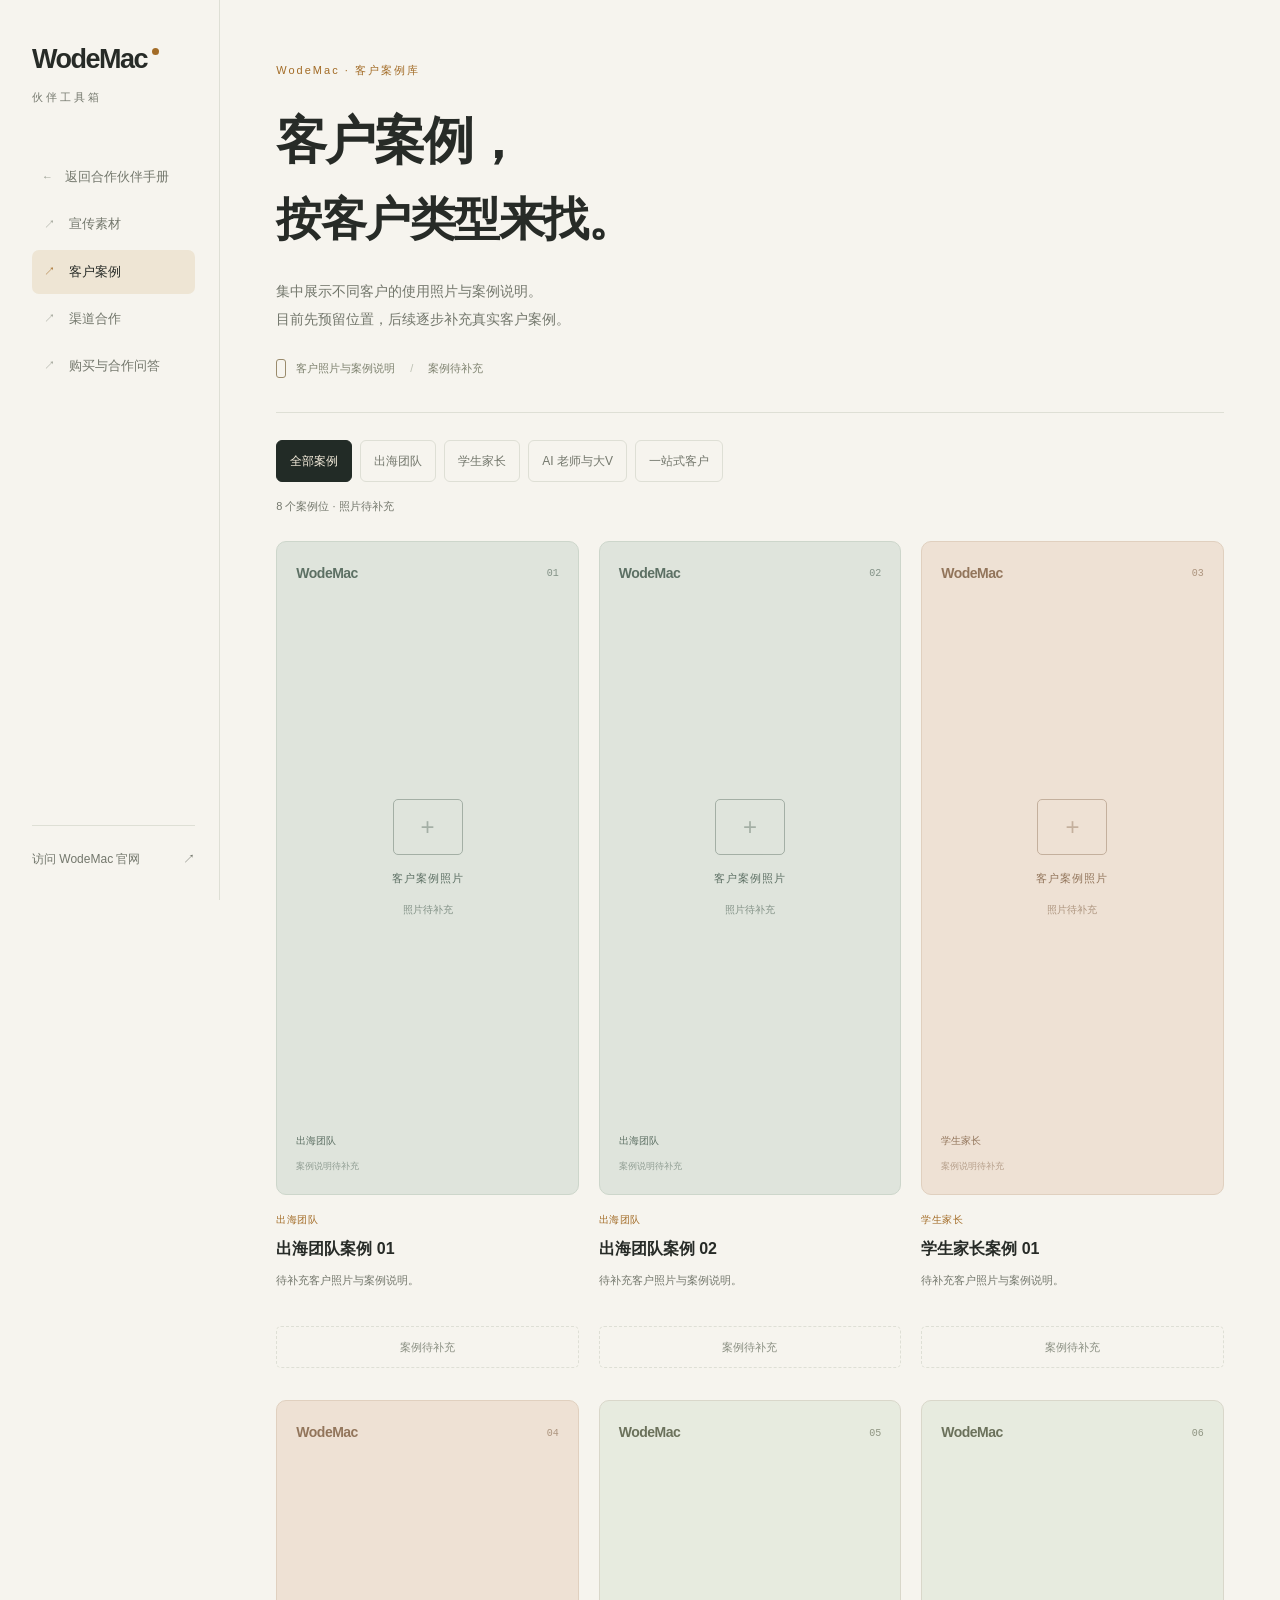
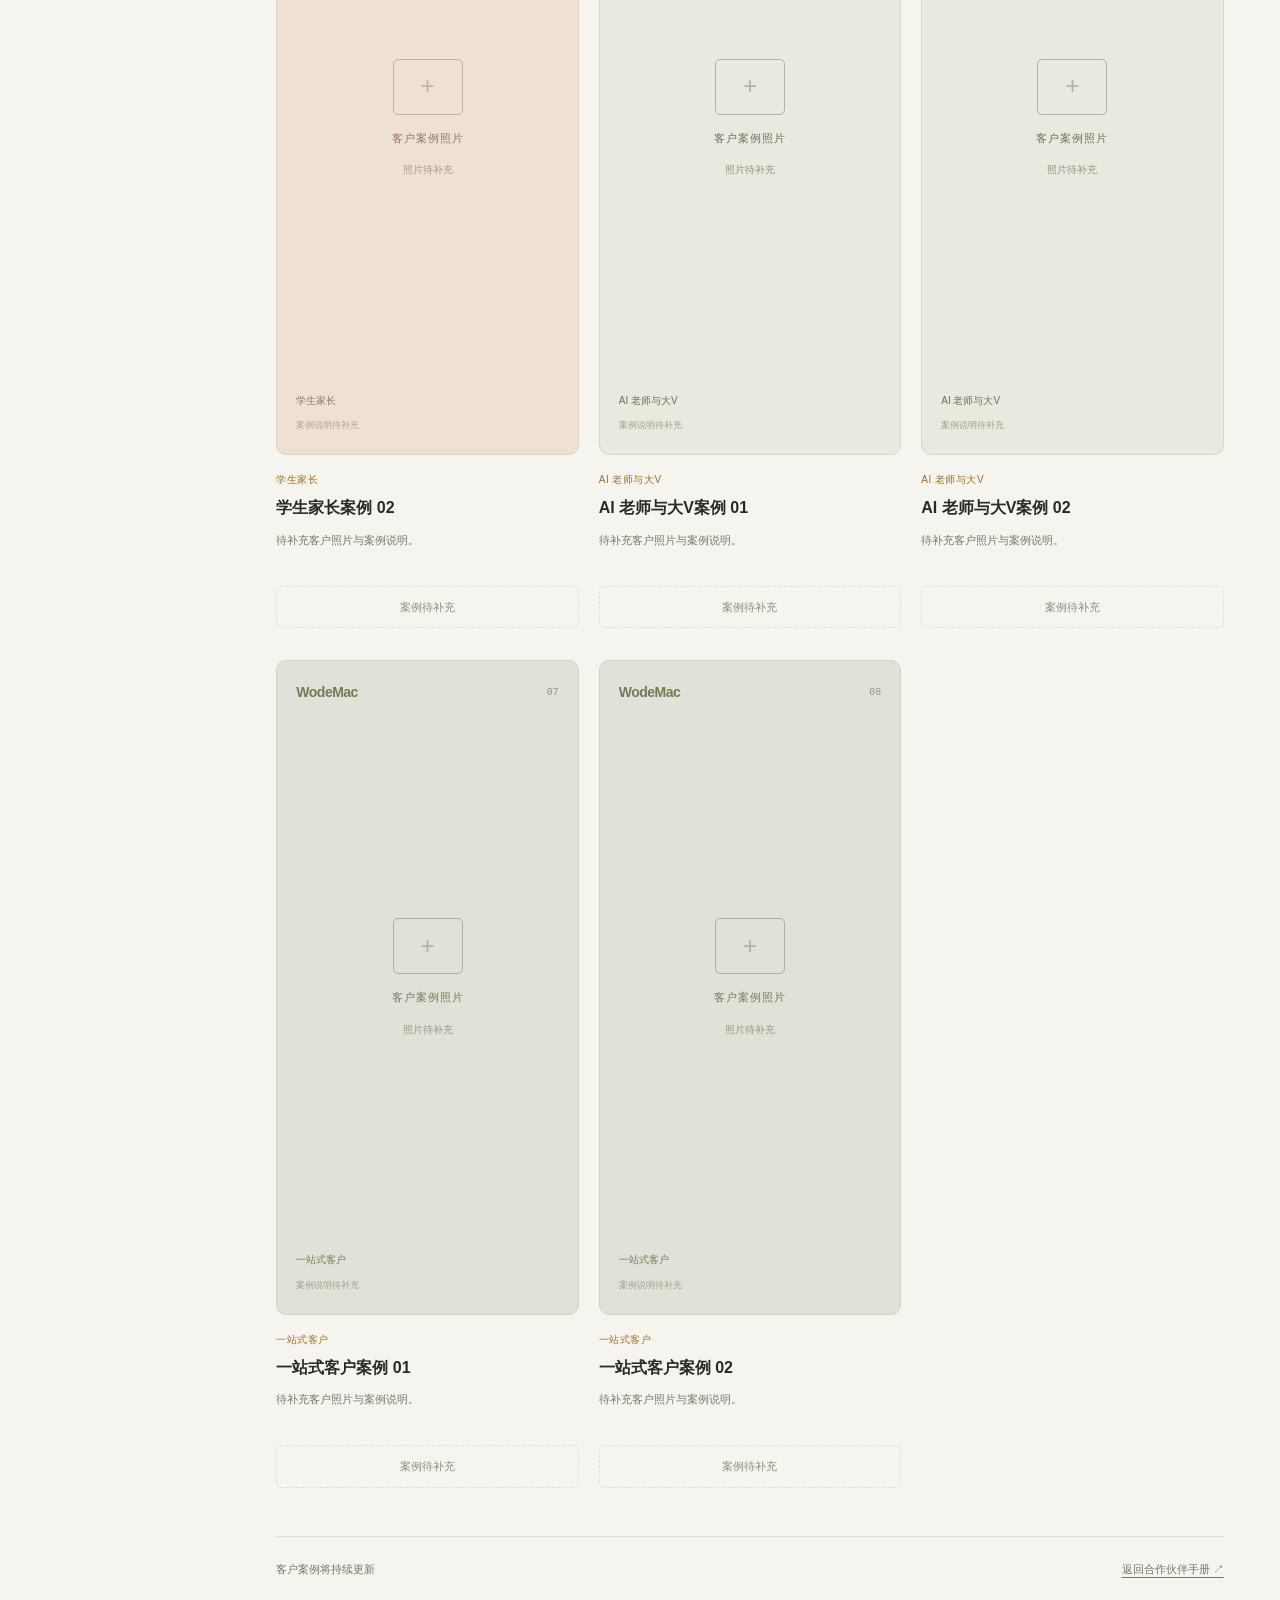
<file: cases.html>
<!DOCTYPE html>
<html lang="zh-CN">
<head><meta charset="utf-8"><meta name="viewport" content="width=device-width,initial-scale=1,viewport-fit=cover">
<meta name="theme-color" content="#f6f4ee"><link rel="stylesheet" href="styles.css"><script src="materials.js" defer></script>
<title>客户案例资料待补充 | WodeMac</title>
<meta name="description" content="WodeMac 客户案例资料页，当前预留分类位置，真实客户照片与案例说明待客户授权和核验后补充。">
<meta name="robots" content="noindex,follow">
<link rel="canonical" href="https://wodemac.vilesaint.com/cases.html">
<meta property="og:type" content="website">
<meta property="og:locale" content="zh_CN">
<meta property="og:site_name" content="WodeMac">
<meta property="og:title" content="客户案例资料待补充 | WodeMac">
<meta property="og:description" content="WodeMac 客户案例资料页，当前预留分类位置，真实客户照片与案例说明待客户授权和核验后补充。">
<meta property="og:url" content="https://wodemac.vilesaint.com/cases.html">
<meta property="og:image" content="https://wodemac.com/assets/wodemac-og.jpg">
<meta name="twitter:card" content="summary_large_image">
<link rel="stylesheet" href="seo.css">
</head>
<body class="materials-page cases-page" data-library="cases">
<a class="skip-link" href="#library">跳到客户案例</a>
<aside class="sidebar" aria-label="伙伴工具箱">
  <a class="wordmark" href="index.html" aria-label="返回合作伙伴手册">WodeMac<span class="brand-dot" aria-hidden="true"></span></a>
  <p class="sidebar-caption">伙伴工具箱</p>
  <nav class="chapter-nav" aria-label="页面导航">
    <a href="index.html"><span>←</span>返回合作伙伴手册</a>
    <a href="materials.html"><span>↗</span>宣传素材</a>
    <a class="current" href="cases.html" aria-current="page"><span>↗</span>客户案例</a>
  <a href="partners.html"><span>↗</span>渠道合作</a><a href="faq.html"><span>↗</span>购买与合作问答</a>
  </nav>
  <a class="official-link" href="https://wodemac.com/" target="_blank" rel="noopener">访问 WodeMac 官网 <span aria-hidden="true">↗</span></a>
</aside>
<main id="library">
  <header class="library-hero">
    <p class="library-eyebrow">WodeMac · 客户案例库</p>
    <h1>客户案例，<br><span>按客户类型来找。</span></h1>
    <p class="library-intro">集中展示不同客户的使用照片与案例说明。<br>目前先预留位置，后续逐步补充真实客户案例。</p>
    <div class="library-format"><span class="format-symbol" aria-hidden="true"></span>客户照片与案例说明 <span class="format-divider" aria-hidden="true">/</span> 案例待补充</div>
  </header>
  <section class="library-content" aria-label="按客户群查找案例">
    <div class="library-toolbar"><div class="asset-filters" role="group" aria-label="客户群分类" id="asset-filters"></div><p id="asset-count" aria-live="polite">正在加载案例分类…</p></div>
    <div class="asset-grid" id="asset-grid"></div>
    <p class="library-error" id="library-error" hidden>案例列表暂时无法加载，请刷新页面重试。</p>
  </section>
  <footer class="library-footer"><span>客户案例将持续更新</span><a href="index.html">返回合作伙伴手册 ↗</a></footer>
</main>
</body></html>
</file>
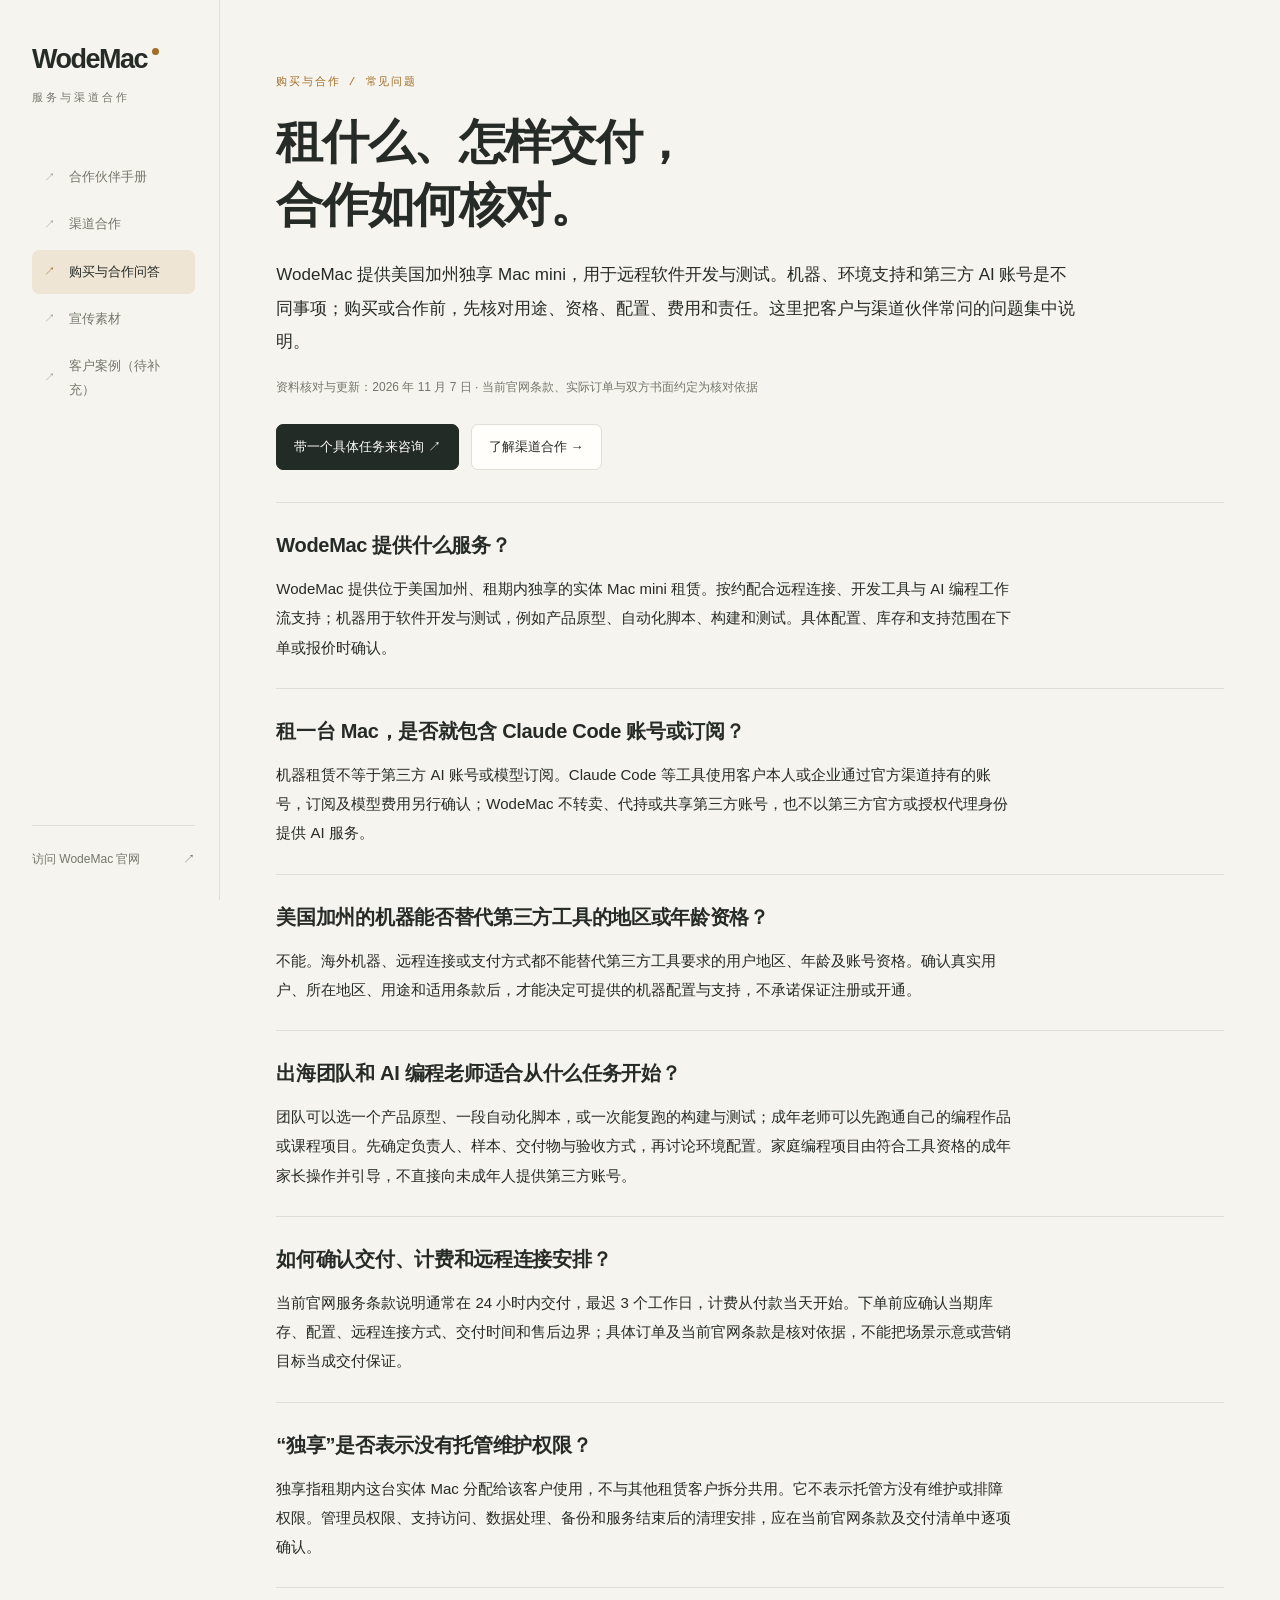
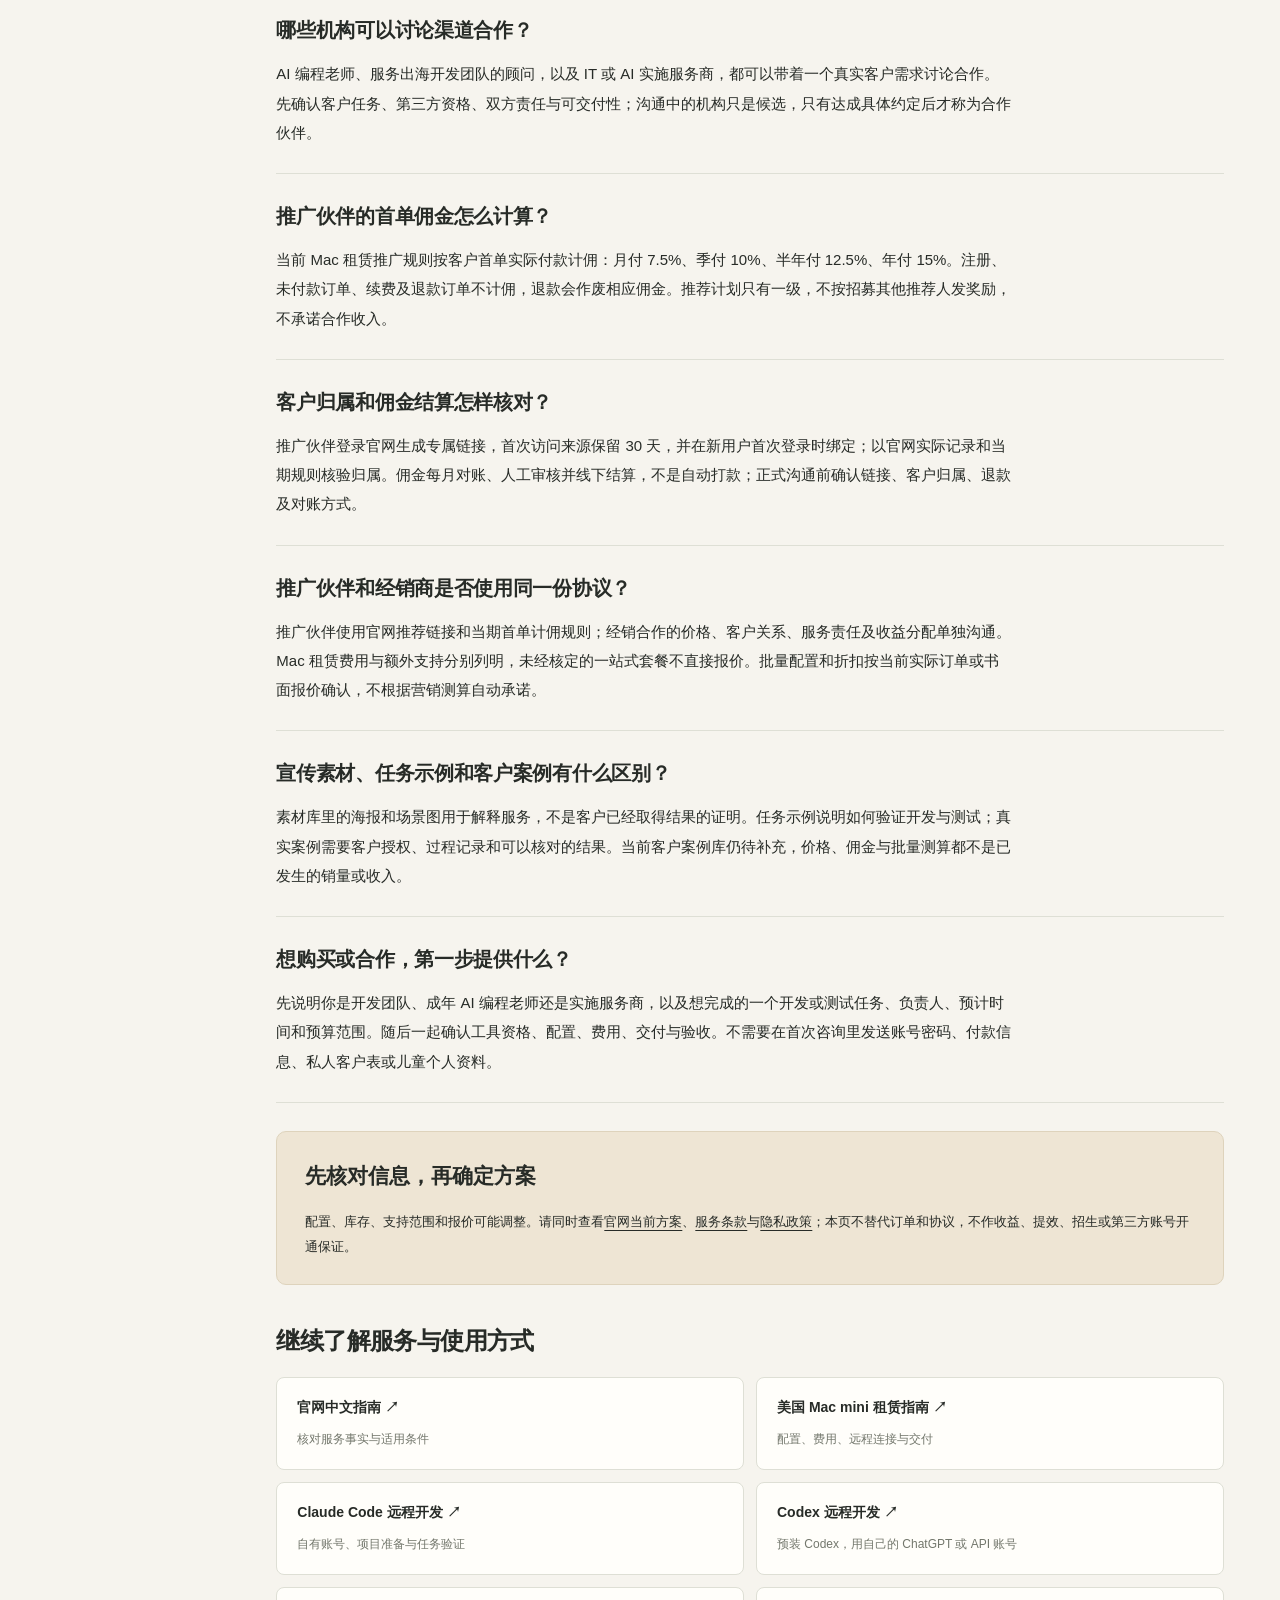
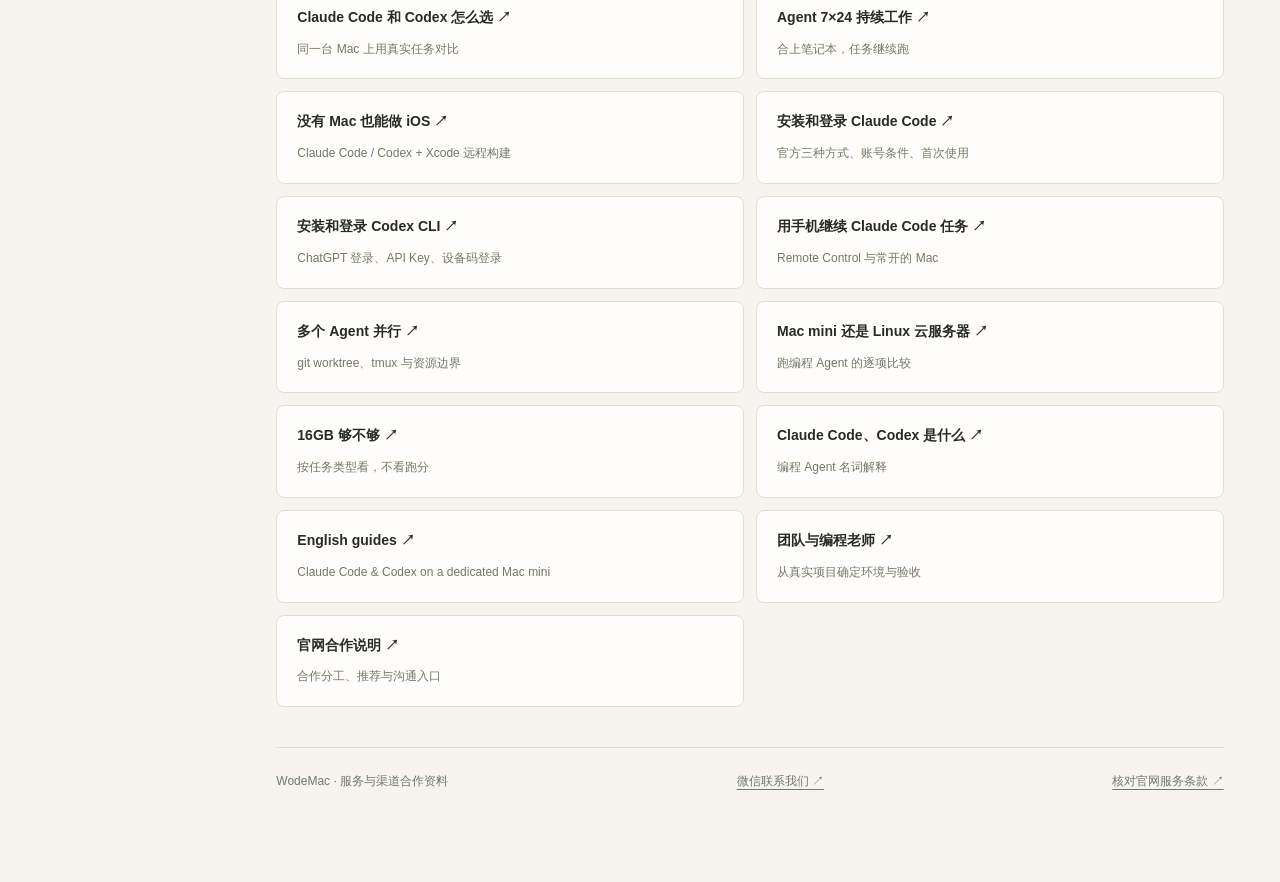
<file: faq.html>
<!DOCTYPE html>
<html lang="zh-CN">
<head><meta charset="utf-8">
<meta name="viewport" content="width=device-width,initial-scale=1,viewport-fit=cover">
<meta name="theme-color" content="#f6f4ee">
<link rel="stylesheet" href="styles.css">
<title>美国 Mac mini 租赁与渠道合作常见问题 | WodeMac</title>
<meta name="description" content="购买与合作前核对 WodeMac 的开发测试用途、第三方自有账号与资格、交付、独享权限、首单佣金、每月对账和经销边界。">
<meta name="robots" content="index,follow,max-image-preview:large">
<link rel="canonical" href="https://wodemac.vilesaint.com/faq.html">
<meta property="og:type" content="website">
<meta property="og:locale" content="zh_CN">
<meta property="og:site_name" content="WodeMac">
<meta property="og:title" content="美国 Mac mini 租赁与渠道合作常见问题 | WodeMac">
<meta property="og:description" content="购买与合作前核对 WodeMac 的开发测试用途、第三方自有账号与资格、交付、独享权限、首单佣金、每月对账和经销边界。">
<meta property="og:url" content="https://wodemac.vilesaint.com/faq.html">
<meta property="og:image" content="https://wodemac.com/assets/wodemac-og.jpg">
<meta name="twitter:card" content="summary_large_image">
<link rel="stylesheet" href="seo.css">
<script id="wodemac-seo-schema" type="application/ld+json">{"@context":"https://schema.org","@graph":[{"@type":"Organization","@id":"https://wodemac.com/#organization","name":"WodeMac","url":"https://wodemac.com/"},{"@type":"WebSite","@id":"https://wodemac.vilesaint.com/#website","name":"WodeMac 服务与渠道合作资料","url":"https://wodemac.vilesaint.com/","inLanguage":"zh-CN","publisher":{"@id":"https://wodemac.com/#organization"}},{"@type":"WebPage","@id":"https://wodemac.vilesaint.com/faq.html#webpage","url":"https://wodemac.vilesaint.com/faq.html","name":"美国 Mac mini 租赁与渠道合作常见问题 | WodeMac","description":"购买与合作前核对 WodeMac 的开发测试用途、第三方自有账号与资格、交付、独享权限、首单佣金、每月对账和经销边界。","inLanguage":"zh-CN","isPartOf":{"@id":"https://wodemac.vilesaint.com/#website"},"about":{"@id":"https://wodemac.com/#organization"},"dateModified":"2026-11-07"},{"@type":"BreadcrumbList","itemListElement":[{"@type":"ListItem","position":1,"name":"合作伙伴手册","item":"https://wodemac.vilesaint.com/"},{"@type":"ListItem","position":2,"name":"美国 Mac mini 租赁与渠道合作常见问题 | WodeMac","item":"https://wodemac.vilesaint.com/faq.html"}]},{"@type":"FAQPage","@id":"https://wodemac.vilesaint.com/faq.html#questions","mainEntity":[{"@type":"Question","name":"WodeMac 提供什么服务？","acceptedAnswer":{"@type":"Answer","text":"WodeMac 提供位于美国加州、租期内独享的实体 Mac mini 租赁。按约配合远程连接、开发工具与 AI 编程工作流支持；机器用于软件开发与测试，例如产品原型、自动化脚本、构建和测试。具体配置、库存和支持范围在下单或报价时确认。"}},{"@type":"Question","name":"租一台 Mac，是否就包含 Claude Code 账号或订阅？","acceptedAnswer":{"@type":"Answer","text":"机器租赁不等于第三方 AI 账号或模型订阅。Claude Code 等工具使用客户本人或企业通过官方渠道持有的账号，订阅及模型费用另行确认；WodeMac 不转卖、代持或共享第三方账号，也不以第三方官方或授权代理身份提供 AI 服务。"}},{"@type":"Question","name":"美国加州的机器能否替代第三方工具的地区或年龄资格？","acceptedAnswer":{"@type":"Answer","text":"不能。海外机器、远程连接或支付方式都不能替代第三方工具要求的用户地区、年龄及账号资格。确认真实用户、所在地区、用途和适用条款后，才能决定可提供的机器配置与支持，不承诺保证注册或开通。"}},{"@type":"Question","name":"出海团队和 AI 编程老师适合从什么任务开始？","acceptedAnswer":{"@type":"Answer","text":"团队可以选一个产品原型、一段自动化脚本，或一次能复跑的构建与测试；成年老师可以先跑通自己的编程作品或课程项目。先确定负责人、样本、交付物与验收方式，再讨论环境配置。家庭编程项目由符合工具资格的成年家长操作并引导，不直接向未成年人提供第三方账号。"}},{"@type":"Question","name":"如何确认交付、计费和远程连接安排？","acceptedAnswer":{"@type":"Answer","text":"当前官网服务条款说明通常在 24 小时内交付，最迟 3 个工作日，计费从付款当天开始。下单前应确认当期库存、配置、远程连接方式、交付时间和售后边界；具体订单及当前官网条款是核对依据，不能把场景示意或营销目标当成交付保证。"}},{"@type":"Question","name":"“独享”是否表示没有托管维护权限？","acceptedAnswer":{"@type":"Answer","text":"独享指租期内这台实体 Mac 分配给该客户使用，不与其他租赁客户拆分共用。它不表示托管方没有维护或排障权限。管理员权限、支持访问、数据处理、备份和服务结束后的清理安排，应在当前官网条款及交付清单中逐项确认。"}},{"@type":"Question","name":"哪些机构可以讨论渠道合作？","acceptedAnswer":{"@type":"Answer","text":"AI 编程老师、服务出海开发团队的顾问，以及 IT 或 AI 实施服务商，都可以带着一个真实客户需求讨论合作。先确认客户任务、第三方资格、双方责任与可交付性；沟通中的机构只是候选，只有达成具体约定后才称为合作伙伴。"}},{"@type":"Question","name":"推广伙伴的首单佣金怎么计算？","acceptedAnswer":{"@type":"Answer","text":"当前 Mac 租赁推广规则按客户首单实际付款计佣：月付 7.5%、季付 10%、半年付 12.5%、年付 15%。注册、未付款订单、续费及退款订单不计佣，退款会作废相应佣金。推荐计划只有一级，不按招募其他推荐人发奖励，不承诺合作收入。"}},{"@type":"Question","name":"客户归属和佣金结算怎样核对？","acceptedAnswer":{"@type":"Answer","text":"推广伙伴登录官网生成专属链接，首次访问来源保留 30 天，并在新用户首次登录时绑定；以官网实际记录和当期规则核验归属。佣金每月对账、人工审核并线下结算，不是自动打款；正式沟通前确认链接、客户归属、退款及对账方式。"}},{"@type":"Question","name":"推广伙伴和经销商是否使用同一份协议？","acceptedAnswer":{"@type":"Answer","text":"推广伙伴使用官网推荐链接和当期首单计佣规则；经销合作的价格、客户关系、服务责任及收益分配单独沟通。Mac 租赁费用与额外支持分别列明，未经核定的一站式套餐不直接报价。批量配置和折扣按当前实际订单或书面报价确认，不根据营销测算自动承诺。"}},{"@type":"Question","name":"宣传素材、任务示例和客户案例有什么区别？","acceptedAnswer":{"@type":"Answer","text":"素材库里的海报和场景图用于解释服务，不是客户已经取得结果的证明。任务示例说明如何验证开发与测试；真实案例需要客户授权、过程记录和可以核对的结果。当前客户案例库仍待补充，价格、佣金与批量测算都不是已发生的销量或收入。"}},{"@type":"Question","name":"想购买或合作，第一步提供什么？","acceptedAnswer":{"@type":"Answer","text":"先说明你是开发团队、成年 AI 编程老师还是实施服务商，以及想完成的一个开发或测试任务、负责人、预计时间和预算范围。随后一起确认工具资格、配置、费用、交付与验收。不需要在首次咨询里发送账号密码、付款信息、私人客户表或儿童个人资料。"}}]}]}</script>
</head>
<body class="seo-page">
<a class="skip-link" href="#content">跳到正文</a>
<aside class="sidebar" aria-label="WodeMac 伙伴资料"><a class="wordmark" href="index.html">WodeMac<span class="brand-dot" aria-hidden="true"></span></a><p class="sidebar-caption">服务与渠道合作</p><nav class="chapter-nav" aria-label="页面导航"><a href="index.html"><span aria-hidden="true">↗</span>合作伙伴手册</a><a href="partners.html"><span aria-hidden="true">↗</span>渠道合作</a><a href="faq.html" class="current" aria-current="page"><span aria-hidden="true">↗</span>购买与合作问答</a><a href="materials.html"><span aria-hidden="true">↗</span>宣传素材</a><a href="cases.html"><span aria-hidden="true">↗</span>客户案例（待补充）</a></nav><a class="official-link" href="https://wodemac.com/">访问 WodeMac 官网 <span aria-hidden="true">↗</span></a></aside>
<main id="content"><header class="seo-hero"><p class="seo-eyebrow">购买与合作 / 常见问题</p><h1>租什么、怎样交付，<br>合作如何核对。</h1><p class="seo-lead">WodeMac 提供美国加州独享 Mac mini，用于远程软件开发与测试。机器、环境支持和第三方 AI 账号是不同事项；购买或合作前，先核对用途、资格、配置、费用和责任。这里把客户与渠道伙伴常问的问题集中说明。</p><p class="seo-updated">资料核对与更新：<time datetime="2026-11-07">2026 年 11 月 7 日</time> · 当前官网条款、实际订单与双方书面约定为核对依据</p><div class="seo-actions"><a href="index.html#contact">带一个具体任务来咨询 ↗</a><a href="partners.html">了解渠道合作 →</a></div></header><section aria-label="常见问题回答"><article class="seo-faq" id="service"><h2>WodeMac 提供什么服务？</h2><p>WodeMac 提供位于美国加州、租期内独享的实体 Mac mini 租赁。按约配合远程连接、开发工具与 AI 编程工作流支持；机器用于软件开发与测试，例如产品原型、自动化脚本、构建和测试。具体配置、库存和支持范围在下单或报价时确认。</p></article>
<article class="seo-faq" id="account"><h2>租一台 Mac，是否就包含 Claude Code 账号或订阅？</h2><p>机器租赁不等于第三方 AI 账号或模型订阅。Claude Code 等工具使用客户本人或企业通过官方渠道持有的账号，订阅及模型费用另行确认；WodeMac 不转卖、代持或共享第三方账号，也不以第三方官方或授权代理身份提供 AI 服务。</p></article>
<article class="seo-faq" id="eligibility"><h2>美国加州的机器能否替代第三方工具的地区或年龄资格？</h2><p>不能。海外机器、远程连接或支付方式都不能替代第三方工具要求的用户地区、年龄及账号资格。确认真实用户、所在地区、用途和适用条款后，才能决定可提供的机器配置与支持，不承诺保证注册或开通。</p></article>
<article class="seo-faq" id="tasks"><h2>出海团队和 AI 编程老师适合从什么任务开始？</h2><p>团队可以选一个产品原型、一段自动化脚本，或一次能复跑的构建与测试；成年老师可以先跑通自己的编程作品或课程项目。先确定负责人、样本、交付物与验收方式，再讨论环境配置。家庭编程项目由符合工具资格的成年家长操作并引导，不直接向未成年人提供第三方账号。</p></article>
<article class="seo-faq" id="delivery"><h2>如何确认交付、计费和远程连接安排？</h2><p>当前官网服务条款说明通常在 24 小时内交付，最迟 3 个工作日，计费从付款当天开始。下单前应确认当期库存、配置、远程连接方式、交付时间和售后边界；具体订单及当前官网条款是核对依据，不能把场景示意或营销目标当成交付保证。</p></article>
<article class="seo-faq" id="scope"><h2>“独享”是否表示没有托管维护权限？</h2><p>独享指租期内这台实体 Mac 分配给该客户使用，不与其他租赁客户拆分共用。它不表示托管方没有维护或排障权限。管理员权限、支持访问、数据处理、备份和服务结束后的清理安排，应在当前官网条款及交付清单中逐项确认。</p></article>
<article class="seo-faq" id="partner"><h2>哪些机构可以讨论渠道合作？</h2><p>AI 编程老师、服务出海开发团队的顾问，以及 IT 或 AI 实施服务商，都可以带着一个真实客户需求讨论合作。先确认客户任务、第三方资格、双方责任与可交付性；沟通中的机构只是候选，只有达成具体约定后才称为合作伙伴。</p></article>
<article class="seo-faq" id="commission"><h2>推广伙伴的首单佣金怎么计算？</h2><p>当前 Mac 租赁推广规则按客户首单实际付款计佣：月付 7.5%、季付 10%、半年付 12.5%、年付 15%。注册、未付款订单、续费及退款订单不计佣，退款会作废相应佣金。推荐计划只有一级，不按招募其他推荐人发奖励，不承诺合作收入。</p></article>
<article class="seo-faq" id="attribution"><h2>客户归属和佣金结算怎样核对？</h2><p>推广伙伴登录官网生成专属链接，首次访问来源保留 30 天，并在新用户首次登录时绑定；以官网实际记录和当期规则核验归属。佣金每月对账、人工审核并线下结算，不是自动打款；正式沟通前确认链接、客户归属、退款及对账方式。</p></article>
<article class="seo-faq" id="reseller"><h2>推广伙伴和经销商是否使用同一份协议？</h2><p>推广伙伴使用官网推荐链接和当期首单计佣规则；经销合作的价格、客户关系、服务责任及收益分配单独沟通。Mac 租赁费用与额外支持分别列明，未经核定的一站式套餐不直接报价。批量配置和折扣按当前实际订单或书面报价确认，不根据营销测算自动承诺。</p></article>
<article class="seo-faq" id="proof"><h2>宣传素材、任务示例和客户案例有什么区别？</h2><p>素材库里的海报和场景图用于解释服务，不是客户已经取得结果的证明。任务示例说明如何验证开发与测试；真实案例需要客户授权、过程记录和可以核对的结果。当前客户案例库仍待补充，价格、佣金与批量测算都不是已发生的销量或收入。</p></article>
<article class="seo-faq" id="contact"><h2>想购买或合作，第一步提供什么？</h2><p>先说明你是开发团队、成年 AI 编程老师还是实施服务商，以及想完成的一个开发或测试任务、负责人、预计时间和预算范围。随后一起确认工具资格、配置、费用、交付与验收。不需要在首次咨询里发送账号密码、付款信息、私人客户表或儿童个人资料。</p></article></section><aside class="seo-callout"><h2>先核对信息，再确定方案</h2><p>配置、库存、支持范围和报价可能调整。请同时查看<a href="https://wodemac.com/">官网当前方案</a>、<a href="https://wodemac.com/legal/terms.html">服务条款</a>与<a href="https://wodemac.com/legal/privacy.html">隐私政策</a>；本页不替代订单和协议，不作收益、提效、招生或第三方账号开通保证。</p></aside><section class="seo-section" aria-labelledby="resources-title"><h2 id="resources-title">继续了解服务与使用方式</h2><ul class="seo-resource-list"><li><a href="https://wodemac.com/guides/"><b>官网中文指南 ↗</b><span>核对服务事实与适用条件</span></a></li><li><a href="https://wodemac.com/guides/mac-mini-rental.html"><b>美国 Mac mini 租赁指南 ↗</b><span>配置、费用、远程连接与交付</span></a></li><li><a href="https://wodemac.com/guides/claude-code-remote-mac.html"><b>Claude Code 远程开发 ↗</b><span>自有账号、项目准备与任务验证</span></a></li><li><a href="https://wodemac.com/guides/codex-remote-mac.html"><b>Codex 远程开发 ↗</b><span>预装 Codex，用自己的 ChatGPT 或 API 账号</span></a></li><li><a href="https://wodemac.com/guides/claude-code-vs-codex.html"><b>Claude Code 和 Codex 怎么选 ↗</b><span>同一台 Mac 上用真实任务对比</span></a></li><li><a href="https://wodemac.com/guides/ai-coding-agent-always-on-mac.html"><b>Agent 7×24 持续工作 ↗</b><span>合上笔记本，任务继续跑</span></a></li><li><a href="https://wodemac.com/guides/ios-app-claude-code-codex.html"><b>没有 Mac 也能做 iOS ↗</b><span>Claude Code / Codex + Xcode 远程构建</span></a></li><li><a href="https://wodemac.com/guides/claude-code-install-mac.html"><b>安装和登录 Claude Code ↗</b><span>官方三种方式、账号条件、首次使用</span></a></li><li><a href="https://wodemac.com/guides/codex-install-mac.html"><b>安装和登录 Codex CLI ↗</b><span>ChatGPT 登录、API Key、设备码登录</span></a></li><li><a href="https://wodemac.com/guides/claude-code-remote-control-mac.html"><b>用手机继续 Claude Code 任务 ↗</b><span>Remote Control 与常开的 Mac</span></a></li><li><a href="https://wodemac.com/guides/claude-code-parallel-projects.html"><b>多个 Agent 并行 ↗</b><span>git worktree、tmux 与资源边界</span></a></li><li><a href="https://wodemac.com/guides/mac-mini-vs-linux-vps-claude-code.html"><b>Mac mini 还是 Linux 云服务器 ↗</b><span>跑编程 Agent 的逐项比较</span></a></li><li><a href="https://wodemac.com/guides/m6-mac-mini-16gb-claude-code.html"><b>16GB 够不够 ↗</b><span>按任务类型看，不看跑分</span></a></li><li><a href="https://wodemac.com/guides/what-is-claude-code-codex.html"><b>Claude Code、Codex 是什么 ↗</b><span>编程 Agent 名词解释</span></a></li><li><a href="https://wodemac.com/guides/en.html"><b>English guides ↗</b><span>Claude Code & Codex on a dedicated Mac mini</span></a></li><li><a href="https://wodemac.com/guides/teams-and-educators.html"><b>团队与编程老师 ↗</b><span>从真实项目确定环境与验收</span></a></li><li><a href="https://wodemac.com/guides/partners.html"><b>官网合作说明 ↗</b><span>合作分工、推荐与沟通入口</span></a></li></ul></section><footer class="seo-footer"><span>WodeMac · 服务与渠道合作资料</span><a href="index.html#contact">微信联系我们 ↗</a><a href="https://wodemac.com/legal/terms.html">核对官网服务条款 ↗</a></footer></main>
</body>
</html>
</file>
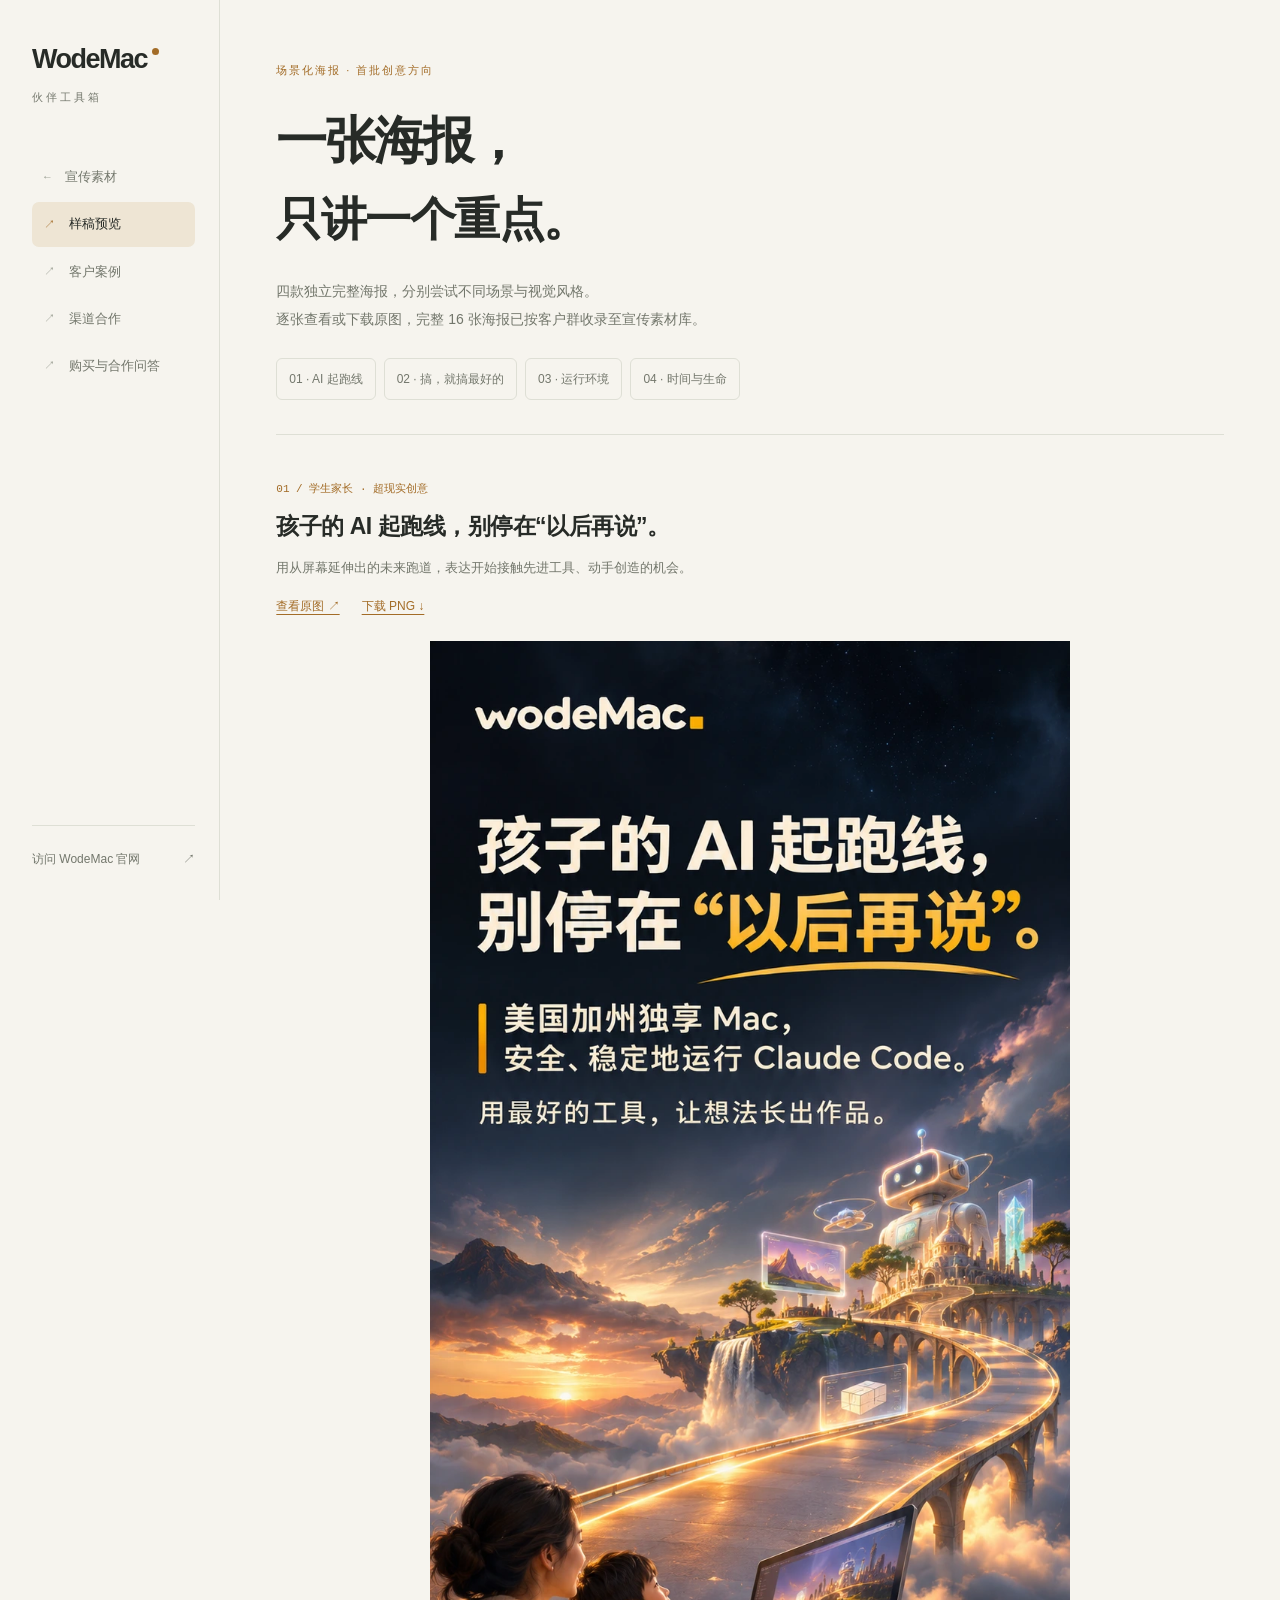
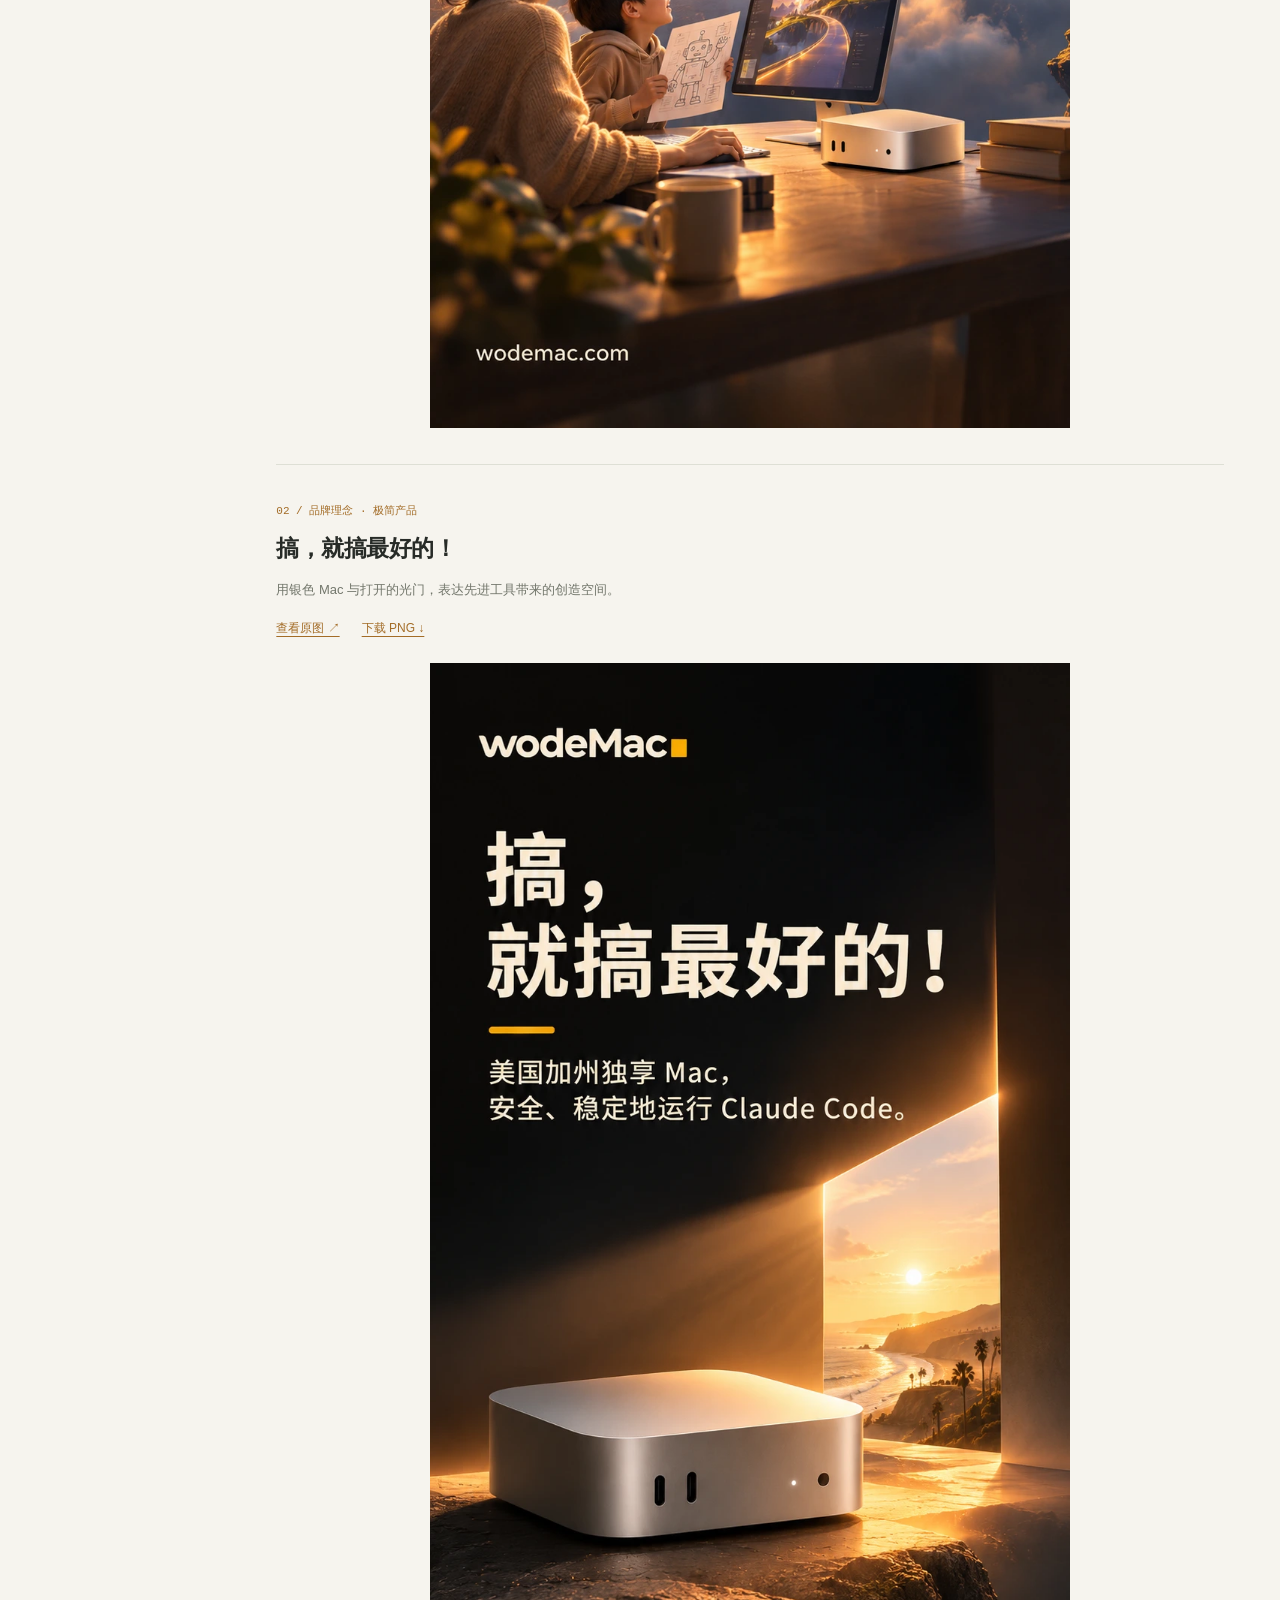
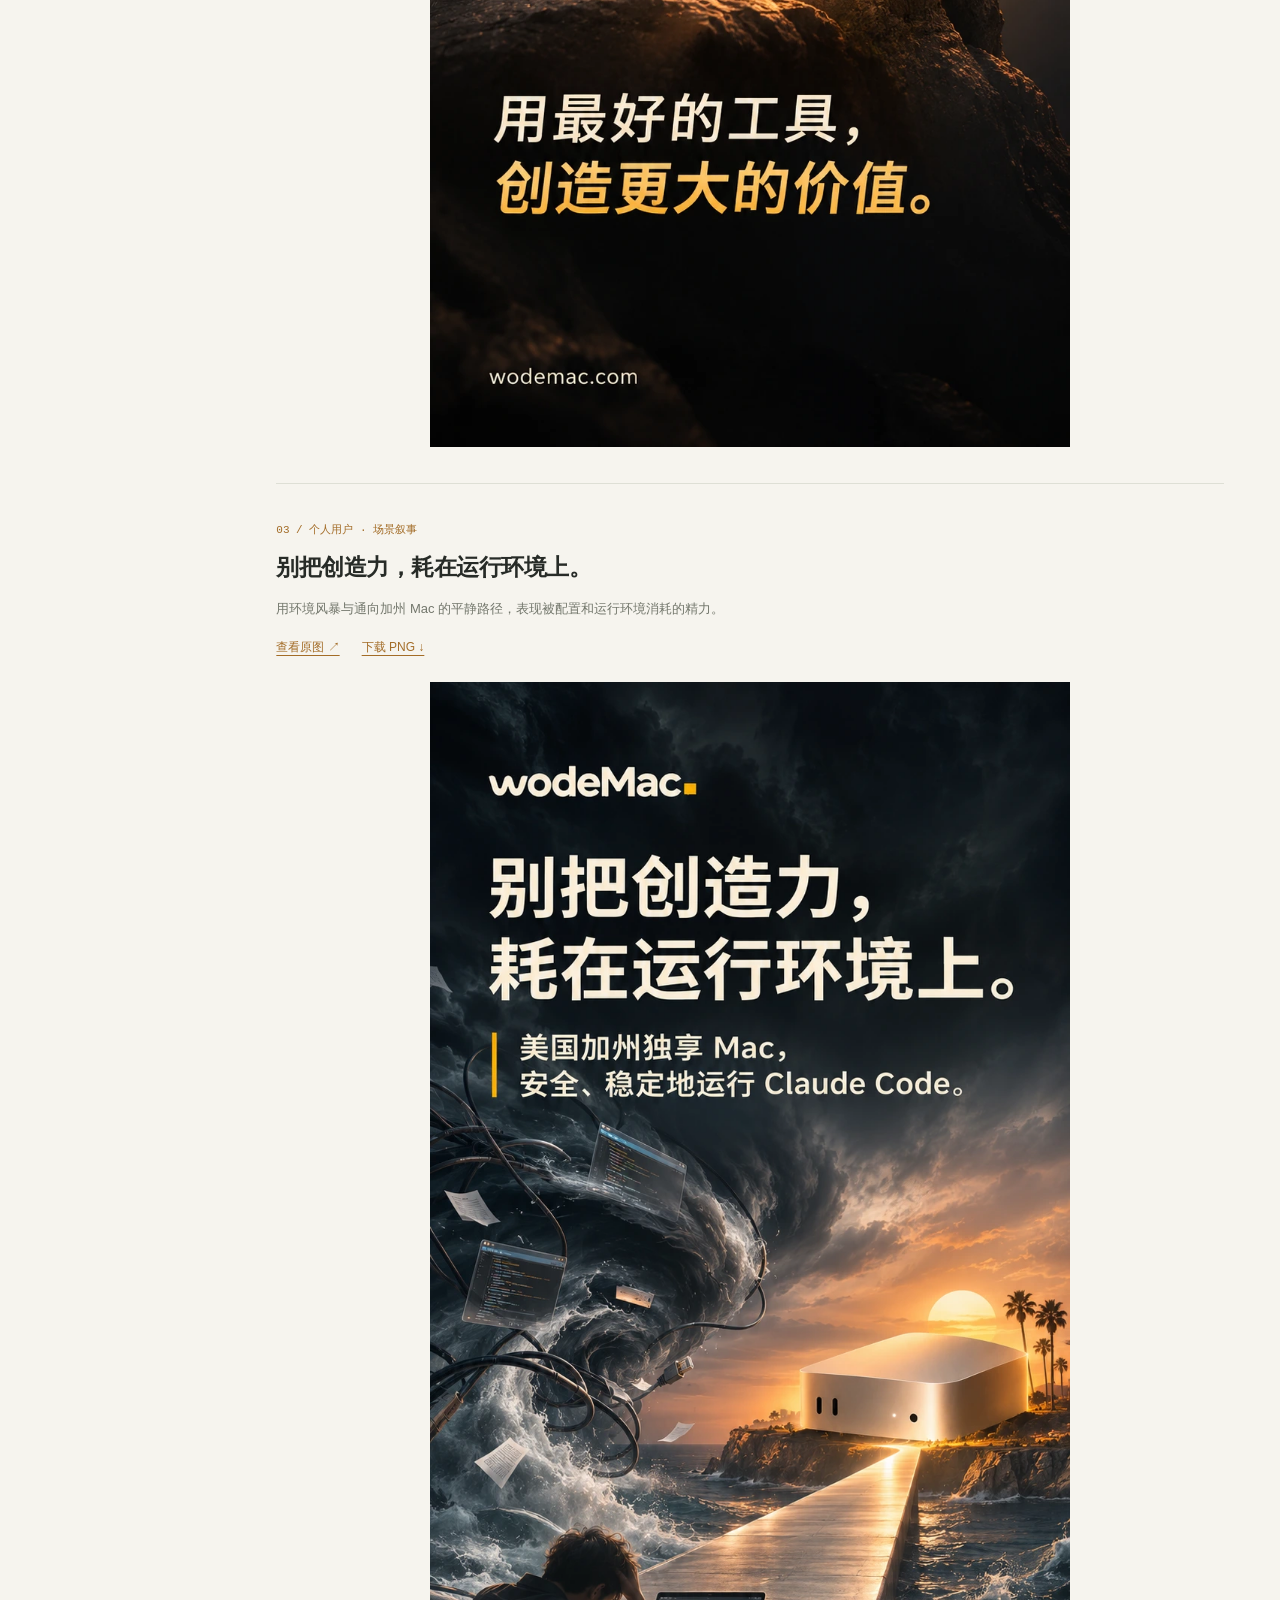
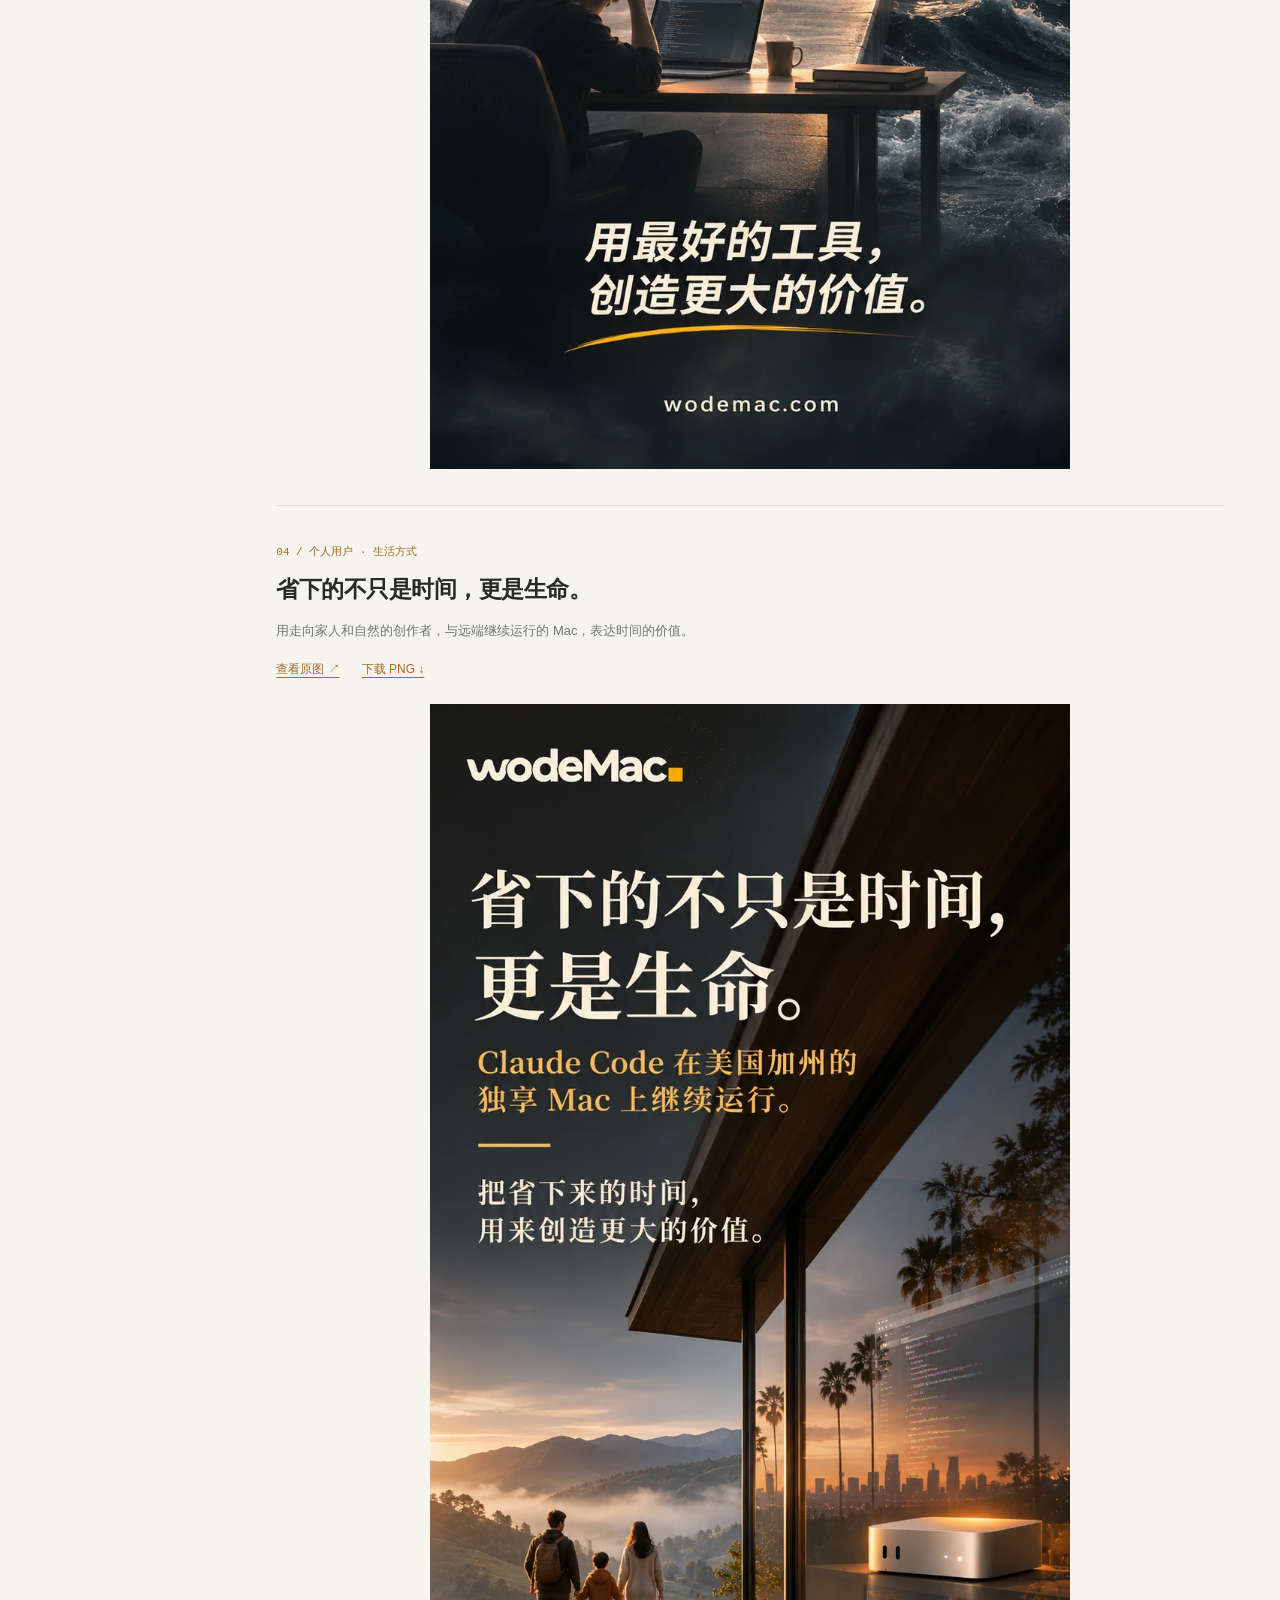
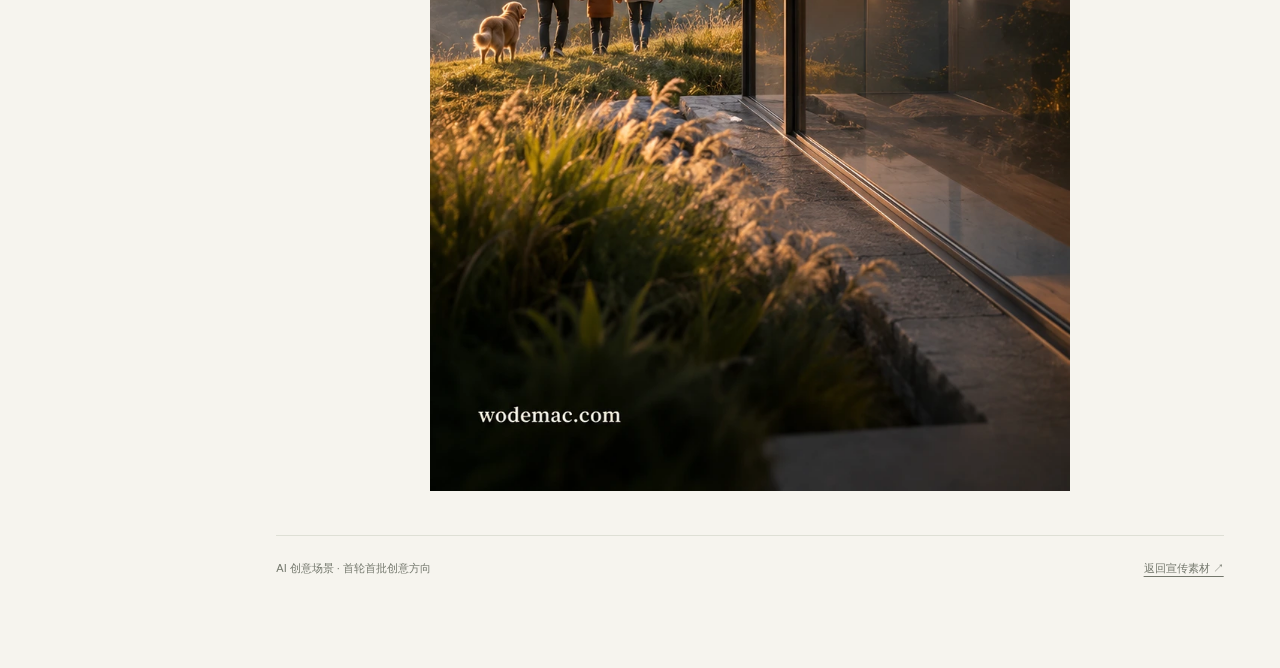
<file: materials-preview.html>
<!DOCTYPE html>
<html lang="zh-CN">
<head><meta charset="utf-8"><meta name="viewport" content="width=device-width,initial-scale=1,viewport-fit=cover">
<meta name="theme-color" content="#f6f4ee"><link rel="stylesheet" href="styles.css"><link rel="stylesheet" href="materials-preview.css">
<title>海报样稿预览 | WodeMac</title>
<meta name="description" content="WodeMac 首批四款海报的创意思路与大图预览，完整宣传海报可在素材库查看和下载；创意场景不代表实际客户案例。">
<meta name="robots" content="noindex,follow">
<link rel="canonical" href="https://wodemac.vilesaint.com/materials-preview.html">
<meta property="og:type" content="website">
<meta property="og:locale" content="zh_CN">
<meta property="og:site_name" content="WodeMac">
<meta property="og:title" content="海报样稿预览 | WodeMac">
<meta property="og:description" content="WodeMac 首批四款海报的创意思路与大图预览，完整宣传海报可在素材库查看和下载；创意场景不代表实际客户案例。">
<meta property="og:url" content="https://wodemac.vilesaint.com/materials-preview.html">
<meta property="og:image" content="https://wodemac.com/assets/wodemac-og.jpg">
<meta name="twitter:card" content="summary_large_image">
<link rel="stylesheet" href="seo.css">
</head>
<body class="materials-page sample-page">
<a class="skip-link" href="#samples">跳到海报样稿</a>
<aside class="sidebar" aria-label="伙伴工具箱">
  <a class="wordmark" href="index.html" aria-label="返回合作伙伴手册">WodeMac<span class="brand-dot" aria-hidden="true"></span></a>
  <p class="sidebar-caption">伙伴工具箱</p>
  <nav class="chapter-nav" aria-label="页面导航">
    <a href="materials.html"><span>←</span>宣传素材</a>
    <a class="current" href="materials-preview.html" aria-current="page"><span>↗</span>样稿预览</a>
    <a href="cases.html"><span>↗</span>客户案例</a>
  <a href="partners.html"><span>↗</span>渠道合作</a><a href="faq.html"><span>↗</span>购买与合作问答</a>
  </nav>
  <a class="official-link" href="https://wodemac.com/" target="_blank" rel="noopener">访问 WodeMac 官网 <span aria-hidden="true">↗</span></a>
</aside>
<main id="samples">
  <header class="library-hero">
    <p class="library-eyebrow">场景化海报 · 首批创意方向</p>
    <h1>一张海报，<br><span>只讲一个重点。</span></h1>
    <p class="library-intro">四款独立完整海报，分别尝试不同场景与视觉风格。<br>逐张查看或下载原图，完整 16 张海报已按客户群收录至宣传素材库。</p>
    <nav class="sample-jumps" aria-label="选择海报样稿">
      <a href="#parents">01 · AI 起跑线</a><a href="#manifesto">02 · 搞，就搞最好的</a><a href="#environment">03 · 运行环境</a><a href="#time">04 · 时间与生命</a>
    </nav>
  </header>
  <article class="sample-review" id="parents">
    <header><p class="sample-label">01 / 学生家长 · 超现实创意</p><h2>孩子的 AI 起跑线，别停在“以后再说”。</h2><p>用从屏幕延伸出的未来跑道，表达开始接触先进工具、动手创造的机会。</p><div class="sample-actions"><a href="assets/materials/samples-20261106-final/parents-runway.png" target="_blank" rel="noopener">查看原图 ↗</a><a href="assets/materials/samples-20261106-final/parents-runway.png" download>下载 PNG ↓</a></div></header>
    <a class="sample-art" href="assets/materials/samples-20261106-final/parents-runway.png" target="_blank" rel="noopener" aria-label="查看 AI 起跑线海报原图"><img src="assets/materials/samples-20261106-final/parents-runway.webp" alt="WodeMac 家长海报：家长和孩子的电脑屏幕延伸出一条通向创意世界的金色跑道" width="852" height="1846"></a>
  </article>
  <article class="sample-review" id="manifesto">
    <header><p class="sample-label">02 / 品牌理念 · 极简产品</p><h2>搞，就搞最好的！</h2><p>用银色 Mac 与打开的光门，表达先进工具带来的创造空间。</p><div class="sample-actions"><a href="assets/materials/samples-20261106-final/manifesto.png" target="_blank" rel="noopener">查看原图 ↗</a><a href="assets/materials/samples-20261106-final/manifesto.png" download>下载 PNG ↓</a></div></header>
    <a class="sample-art" href="assets/materials/samples-20261106-final/manifesto.png" target="_blank" rel="noopener" aria-label="查看搞就搞最好的海报原图"><img src="assets/materials/samples-20261106-final/manifesto.webp" alt="WodeMac 品牌海报：银色 Mac 位于一扇通向加州海岸的金色光门前" width="853" height="1844" loading="lazy"></a>
  </article>
  <article class="sample-review" id="environment">
    <header><p class="sample-label">03 / 个人用户 · 场景叙事</p><h2>别把创造力，耗在运行环境上。</h2><p>用环境风暴与通向加州 Mac 的平静路径，表现被配置和运行环境消耗的精力。</p><div class="sample-actions"><a href="assets/materials/samples-20261106-final/environment.png" target="_blank" rel="noopener">查看原图 ↗</a><a href="assets/materials/samples-20261106-final/environment.png" download>下载 PNG ↓</a></div></header>
    <a class="sample-art" href="assets/materials/samples-20261106-final/environment.png" target="_blank" rel="noopener" aria-label="查看运行环境海报原图"><img src="assets/materials/samples-20261106-final/environment.webp" alt="WodeMac 个人用户海报：创作者面对连接与线缆的风暴，一条平静路径通向加州的独享 Mac" width="852" height="1846" loading="lazy"></a>
  </article>
  <article class="sample-review" id="time">
    <header><p class="sample-label">04 / 个人用户 · 生活方式</p><h2>省下的不只是时间，更是生命。</h2><p>用走向家人和自然的创作者，与远端继续运行的 Mac，表达时间的价值。</p><div class="sample-actions"><a href="assets/materials/samples-20261106-final/time-life.png" target="_blank" rel="noopener">查看原图 ↗</a><a href="assets/materials/samples-20261106-final/time-life.png" download>下载 PNG ↓</a></div></header>
    <a class="sample-art" href="assets/materials/samples-20261106-final/time-life.png" target="_blank" rel="noopener" aria-label="查看时间与生命海报原图"><img src="assets/materials/samples-20261106-final/time-life.webp" alt="WodeMac 生活方式海报：一家人走进晨光与草地，窗内的加州 Mac 仍在运行任务" width="852" height="1846" loading="lazy"></a>
  </article>
  <footer class="library-footer"><span>AI 创意场景 · 首轮首批创意方向</span><a href="materials.html">返回宣传素材 ↗</a></footer>
</main>
<script src="save-image.js" defer></script>
</body></html>
</file>
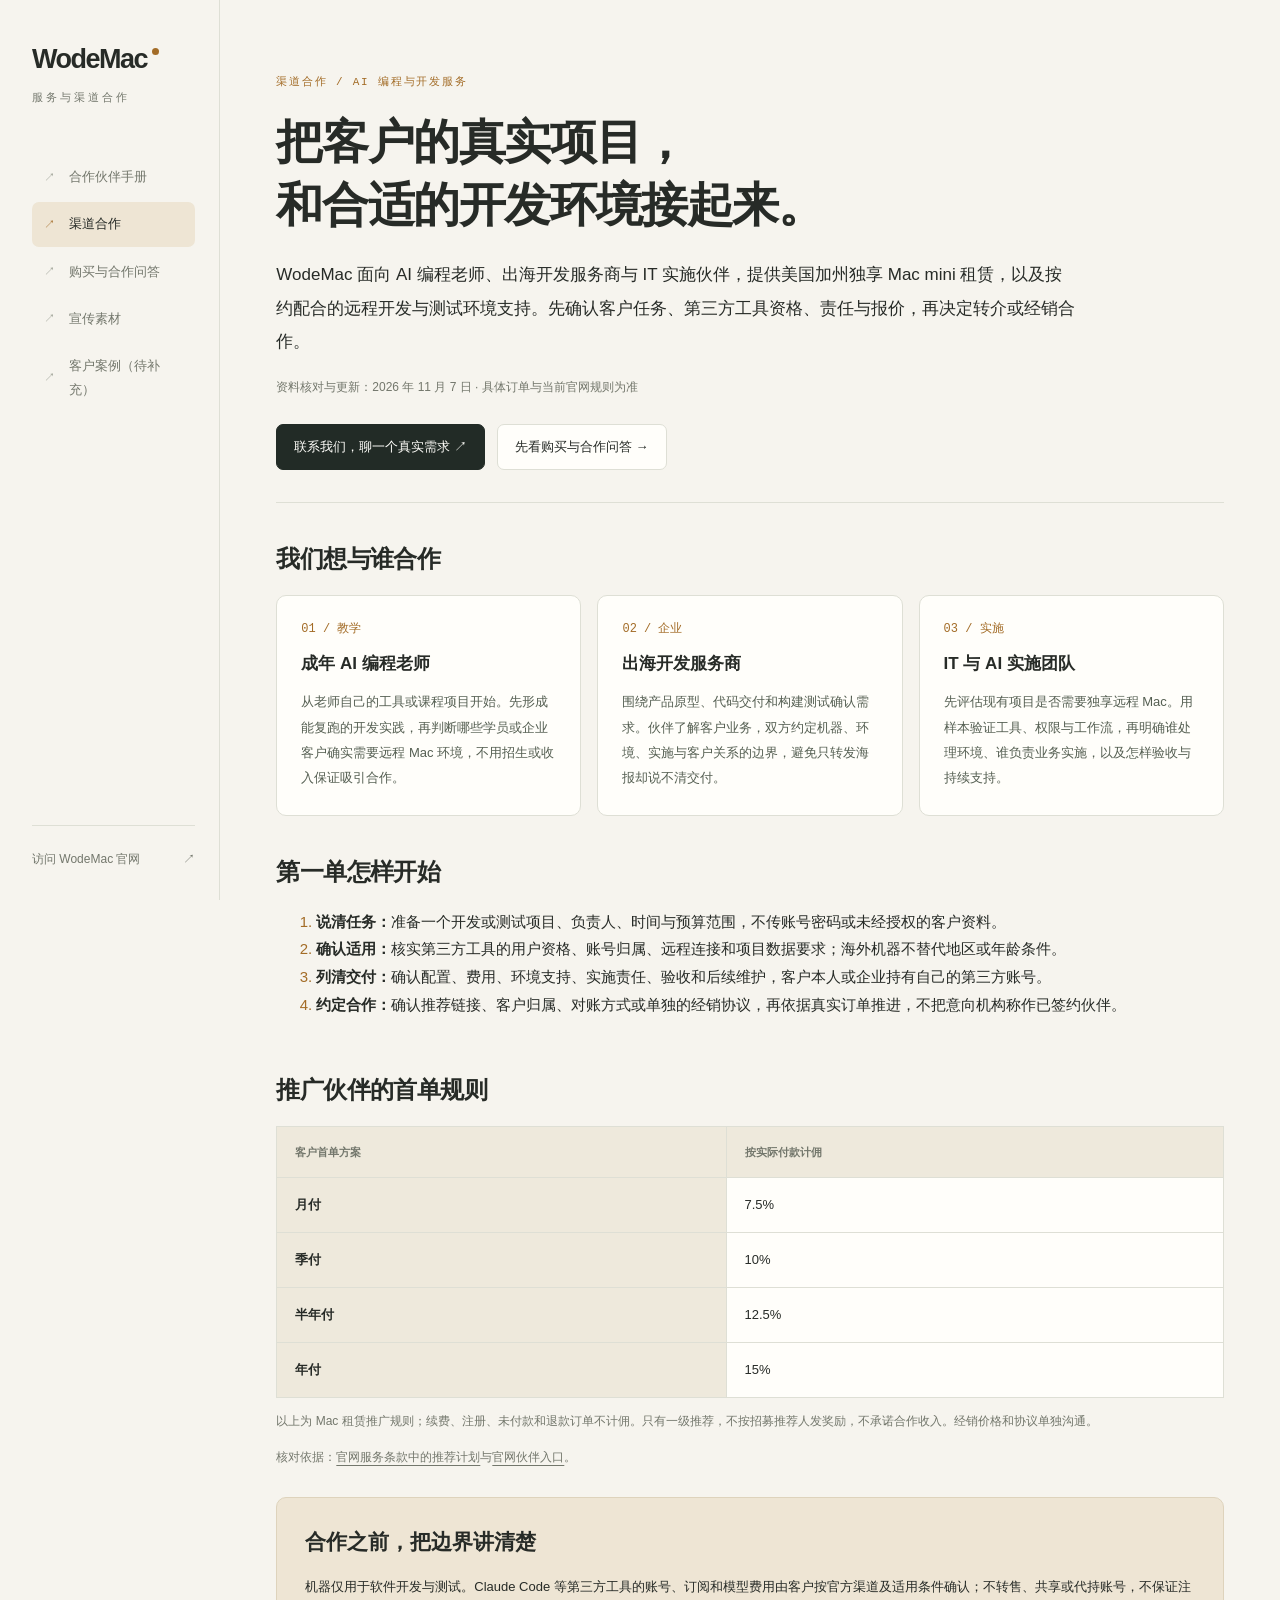
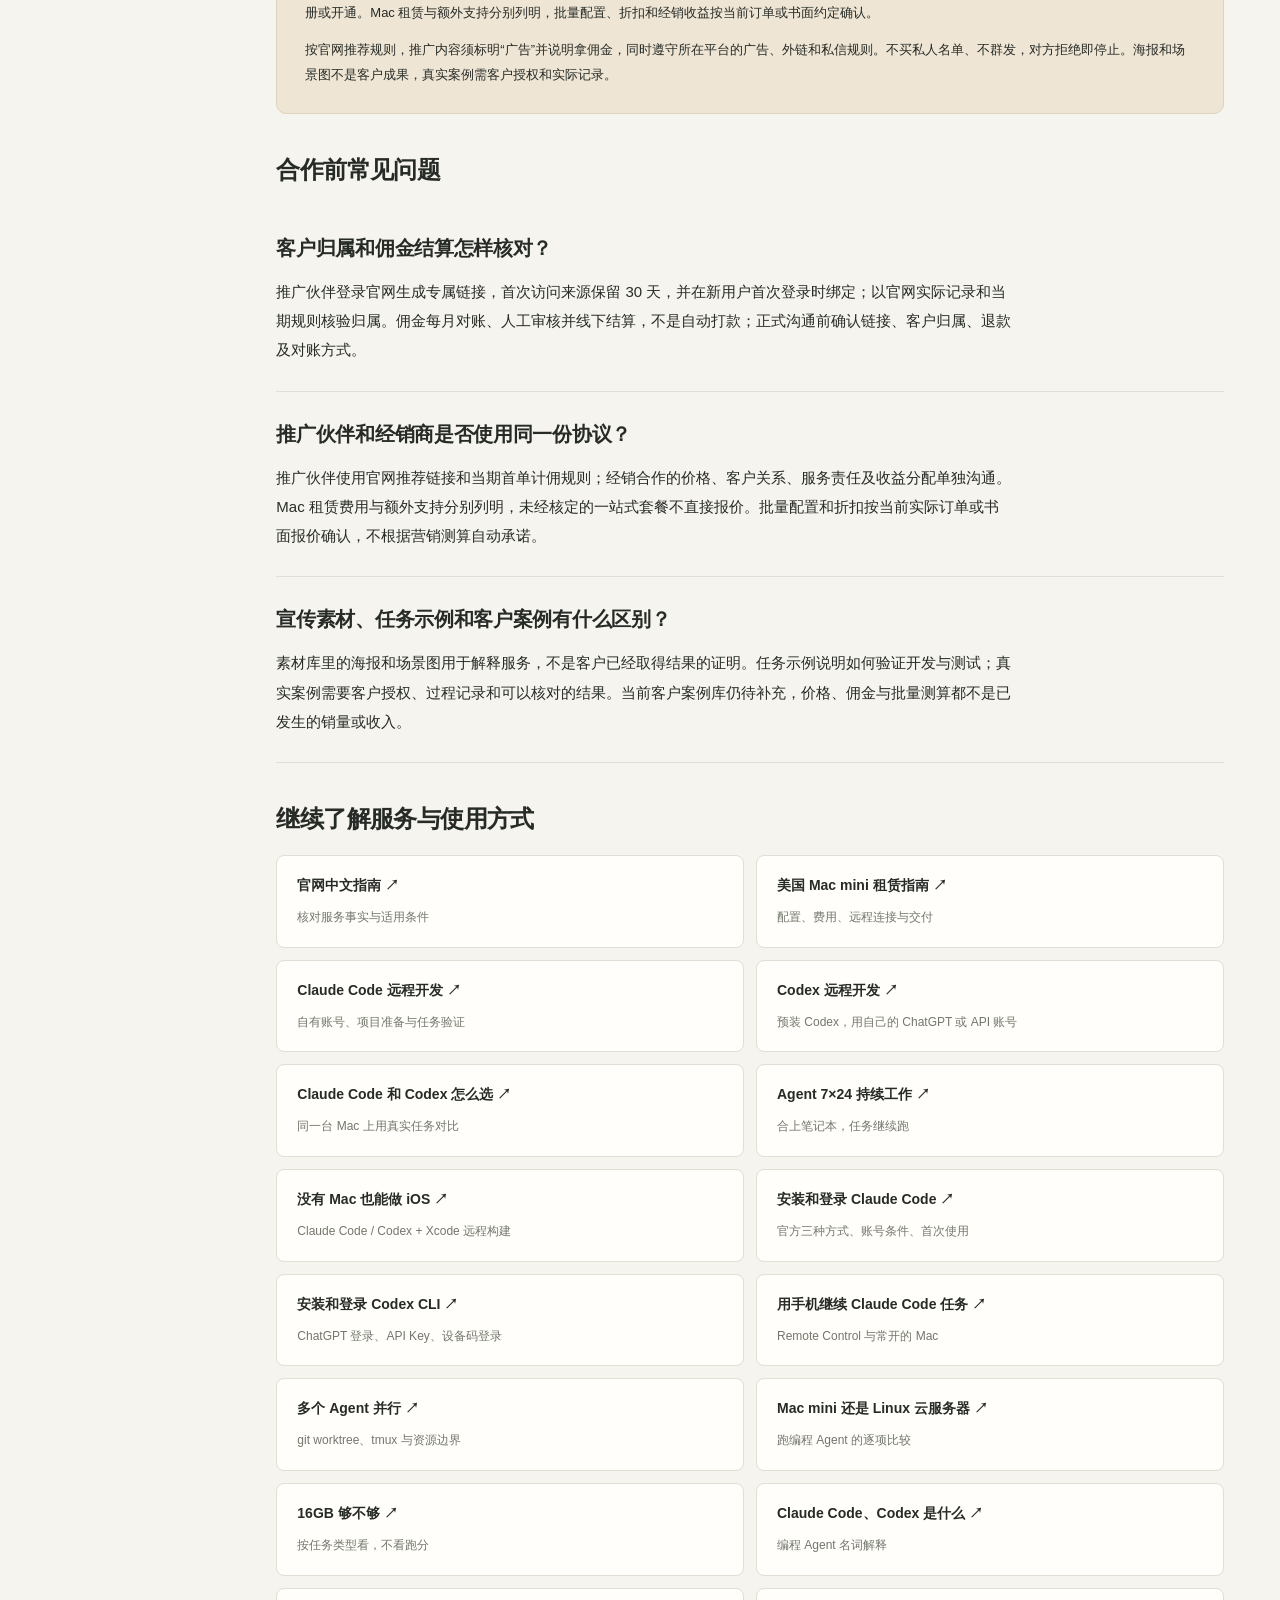
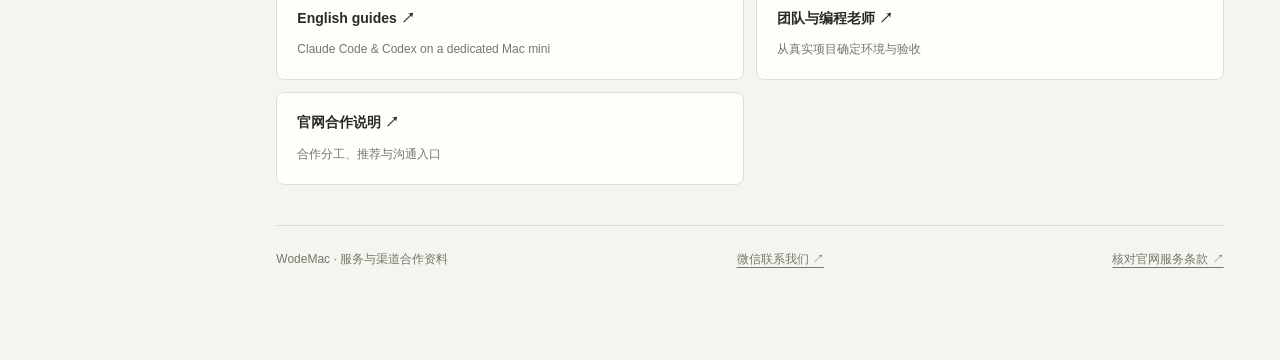
<file: partners.html>
<!DOCTYPE html>
<html lang="zh-CN">
<head><meta charset="utf-8">
<meta name="viewport" content="width=device-width,initial-scale=1,viewport-fit=cover">
<meta name="theme-color" content="#f6f4ee">
<link rel="stylesheet" href="styles.css">
<title>Mac mini 租赁渠道合作：AI 编程老师与实施伙伴 | WodeMac</title>
<meta name="description" content="了解 WodeMac 美国加州独享 Mac mini 的渠道合作方式：面向 AI 编程老师、出海开发服务商与 IT 实施伙伴，说明交付分工、首单计佣、客户归属和人工对账。">
<meta name="robots" content="index,follow,max-image-preview:large">
<link rel="canonical" href="https://wodemac.vilesaint.com/partners.html">
<meta property="og:type" content="website">
<meta property="og:locale" content="zh_CN">
<meta property="og:site_name" content="WodeMac">
<meta property="og:title" content="Mac mini 租赁渠道合作：AI 编程老师与实施伙伴 | WodeMac">
<meta property="og:description" content="了解 WodeMac 美国加州独享 Mac mini 的渠道合作方式：面向 AI 编程老师、出海开发服务商与 IT 实施伙伴，说明交付分工、首单计佣、客户归属和人工对账。">
<meta property="og:url" content="https://wodemac.vilesaint.com/partners.html">
<meta property="og:image" content="https://wodemac.com/assets/wodemac-og.jpg">
<meta name="twitter:card" content="summary_large_image">
<link rel="stylesheet" href="seo.css">
<script id="wodemac-seo-schema" type="application/ld+json">{"@context":"https://schema.org","@graph":[{"@type":"Organization","@id":"https://wodemac.com/#organization","name":"WodeMac","url":"https://wodemac.com/"},{"@type":"WebSite","@id":"https://wodemac.vilesaint.com/#website","name":"WodeMac 服务与渠道合作资料","url":"https://wodemac.vilesaint.com/","inLanguage":"zh-CN","publisher":{"@id":"https://wodemac.com/#organization"}},{"@type":"WebPage","@id":"https://wodemac.vilesaint.com/partners.html#webpage","url":"https://wodemac.vilesaint.com/partners.html","name":"Mac mini 租赁渠道合作：AI 编程老师与实施伙伴 | WodeMac","description":"了解 WodeMac 美国加州独享 Mac mini 的渠道合作方式：面向 AI 编程老师、出海开发服务商与 IT 实施伙伴，说明交付分工、首单计佣、客户归属和人工对账。","inLanguage":"zh-CN","isPartOf":{"@id":"https://wodemac.vilesaint.com/#website"},"about":{"@id":"https://wodemac.com/#organization"},"dateModified":"2026-11-07"},{"@type":"BreadcrumbList","itemListElement":[{"@type":"ListItem","position":1,"name":"合作伙伴手册","item":"https://wodemac.vilesaint.com/"},{"@type":"ListItem","position":2,"name":"Mac mini 租赁渠道合作：AI 编程老师与实施伙伴 | WodeMac","item":"https://wodemac.vilesaint.com/partners.html"}]},{"@type":"FAQPage","@id":"https://wodemac.vilesaint.com/partners.html#questions","mainEntity":[{"@type":"Question","name":"客户归属和佣金结算怎样核对？","acceptedAnswer":{"@type":"Answer","text":"推广伙伴登录官网生成专属链接，首次访问来源保留 30 天，并在新用户首次登录时绑定；以官网实际记录和当期规则核验归属。佣金每月对账、人工审核并线下结算，不是自动打款；正式沟通前确认链接、客户归属、退款及对账方式。"}},{"@type":"Question","name":"推广伙伴和经销商是否使用同一份协议？","acceptedAnswer":{"@type":"Answer","text":"推广伙伴使用官网推荐链接和当期首单计佣规则；经销合作的价格、客户关系、服务责任及收益分配单独沟通。Mac 租赁费用与额外支持分别列明，未经核定的一站式套餐不直接报价。批量配置和折扣按当前实际订单或书面报价确认，不根据营销测算自动承诺。"}},{"@type":"Question","name":"宣传素材、任务示例和客户案例有什么区别？","acceptedAnswer":{"@type":"Answer","text":"素材库里的海报和场景图用于解释服务，不是客户已经取得结果的证明。任务示例说明如何验证开发与测试；真实案例需要客户授权、过程记录和可以核对的结果。当前客户案例库仍待补充，价格、佣金与批量测算都不是已发生的销量或收入。"}}]}]}</script>
</head>
<body class="seo-page">
<a class="skip-link" href="#content">跳到正文</a>
<aside class="sidebar" aria-label="WodeMac 伙伴资料"><a class="wordmark" href="index.html">WodeMac<span class="brand-dot" aria-hidden="true"></span></a><p class="sidebar-caption">服务与渠道合作</p><nav class="chapter-nav" aria-label="页面导航"><a href="index.html"><span aria-hidden="true">↗</span>合作伙伴手册</a><a href="partners.html" class="current" aria-current="page"><span aria-hidden="true">↗</span>渠道合作</a><a href="faq.html"><span aria-hidden="true">↗</span>购买与合作问答</a><a href="materials.html"><span aria-hidden="true">↗</span>宣传素材</a><a href="cases.html"><span aria-hidden="true">↗</span>客户案例（待补充）</a></nav><a class="official-link" href="https://wodemac.com/">访问 WodeMac 官网 <span aria-hidden="true">↗</span></a></aside>
<main id="content"><header class="seo-hero"><p class="seo-eyebrow">渠道合作 / AI 编程与开发服务</p><h1>把客户的真实项目，<br>和合适的开发环境接起来。</h1><p class="seo-lead">WodeMac 面向 AI 编程老师、出海开发服务商与 IT 实施伙伴，提供美国加州独享 Mac mini 租赁，以及按约配合的远程开发与测试环境支持。先确认客户任务、第三方工具资格、责任与报价，再决定转介或经销合作。</p><p class="seo-updated">资料核对与更新：<time datetime="2026-11-07">2026 年 11 月 7 日</time> · 具体订单与当前官网规则为准</p><div class="seo-actions"><a href="index.html#contact">联系我们，聊一个真实需求 ↗</a><a href="faq.html">先看购买与合作问答 →</a></div></header>
<section class="seo-section" aria-labelledby="who-title"><h2 id="who-title">我们想与谁合作</h2><div class="seo-cards"><article class="seo-card"><p class="seo-step">01 / 教学</p><h3>成年 AI 编程老师</h3><p>从老师自己的工具或课程项目开始。先形成能复跑的开发实践，再判断哪些学员或企业客户确实需要远程 Mac 环境，不用招生或收入保证吸引合作。</p></article><article class="seo-card"><p class="seo-step">02 / 企业</p><h3>出海开发服务商</h3><p>围绕产品原型、代码交付和构建测试确认需求。伙伴了解客户业务，双方约定机器、环境、实施与客户关系的边界，避免只转发海报却说不清交付。</p></article><article class="seo-card"><p class="seo-step">03 / 实施</p><h3>IT 与 AI 实施团队</h3><p>先评估现有项目是否需要独享远程 Mac。用样本验证工具、权限与工作流，再明确谁处理环境、谁负责业务实施，以及怎样验收与持续支持。</p></article></div></section>
<section class="seo-section" aria-labelledby="start-title"><h2 id="start-title">第一单怎样开始</h2><ol><li><strong>说清任务：</strong>准备一个开发或测试项目、负责人、时间与预算范围，不传账号密码或未经授权的客户资料。</li><li><strong>确认适用：</strong>核实第三方工具的用户资格、账号归属、远程连接和项目数据要求；海外机器不替代地区或年龄条件。</li><li><strong>列清交付：</strong>确认配置、费用、环境支持、实施责任、验收和后续维护，客户本人或企业持有自己的第三方账号。</li><li><strong>约定合作：</strong>确认推荐链接、客户归属、对账方式或单独的经销协议，再依据真实订单推进，不把意向机构称作已签约伙伴。</li></ol></section>
<section class="seo-section" aria-labelledby="rules-title"><h2 id="rules-title">推广伙伴的首单规则</h2><table class="seo-table"><thead><tr><th scope="col">客户首单方案</th><th scope="col">按实际付款计佣</th></tr></thead><tbody><tr><th scope="row">月付</th><td>7.5%</td></tr><tr><th scope="row">季付</th><td>10%</td></tr><tr><th scope="row">半年付</th><td>12.5%</td></tr><tr><th scope="row">年付</th><td>15%</td></tr></tbody></table><p class="seo-table-caption">以上为 Mac 租赁推广规则；续费、注册、未付款和退款订单不计佣。只有一级推荐，不按招募推荐人发奖励，不承诺合作收入。经销价格和协议单独沟通。</p><p class="seo-source">核对依据：<a href="https://wodemac.com/legal/terms.html">官网服务条款中的推荐计划</a>与<a href="https://wodemac.com/#partners">官网伙伴入口</a>。</p></section>
<aside class="seo-callout" aria-labelledby="boundary-title"><h2 id="boundary-title">合作之前，把边界讲清楚</h2><p>机器仅用于软件开发与测试。Claude Code 等第三方工具的账号、订阅和模型费用由客户按官方渠道及适用条件确认；不转售、共享或代持账号，不保证注册或开通。Mac 租赁与额外支持分别列明，批量配置、折扣和经销收益按当前订单或书面约定确认。</p><p>按官网推荐规则，推广内容须标明“广告”并说明拿佣金，同时遵守所在平台的广告、外链和私信规则。不买私人名单、不群发，对方拒绝即停止。海报和场景图不是客户成果，真实案例需客户授权和实际记录。</p></aside>
<section class="seo-section" aria-labelledby="partner-faq-title"><h2 id="partner-faq-title">合作前常见问题</h2><article class="seo-faq" id="attribution"><h3>客户归属和佣金结算怎样核对？</h3><p>推广伙伴登录官网生成专属链接，首次访问来源保留 30 天，并在新用户首次登录时绑定；以官网实际记录和当期规则核验归属。佣金每月对账、人工审核并线下结算，不是自动打款；正式沟通前确认链接、客户归属、退款及对账方式。</p></article>
<article class="seo-faq" id="reseller"><h3>推广伙伴和经销商是否使用同一份协议？</h3><p>推广伙伴使用官网推荐链接和当期首单计佣规则；经销合作的价格、客户关系、服务责任及收益分配单独沟通。Mac 租赁费用与额外支持分别列明，未经核定的一站式套餐不直接报价。批量配置和折扣按当前实际订单或书面报价确认，不根据营销测算自动承诺。</p></article>
<article class="seo-faq" id="proof"><h3>宣传素材、任务示例和客户案例有什么区别？</h3><p>素材库里的海报和场景图用于解释服务，不是客户已经取得结果的证明。任务示例说明如何验证开发与测试；真实案例需要客户授权、过程记录和可以核对的结果。当前客户案例库仍待补充，价格、佣金与批量测算都不是已发生的销量或收入。</p></article></section><section class="seo-section" aria-labelledby="resources-title"><h2 id="resources-title">继续了解服务与使用方式</h2><ul class="seo-resource-list"><li><a href="https://wodemac.com/guides/"><b>官网中文指南 ↗</b><span>核对服务事实与适用条件</span></a></li><li><a href="https://wodemac.com/guides/mac-mini-rental.html"><b>美国 Mac mini 租赁指南 ↗</b><span>配置、费用、远程连接与交付</span></a></li><li><a href="https://wodemac.com/guides/claude-code-remote-mac.html"><b>Claude Code 远程开发 ↗</b><span>自有账号、项目准备与任务验证</span></a></li><li><a href="https://wodemac.com/guides/codex-remote-mac.html"><b>Codex 远程开发 ↗</b><span>预装 Codex，用自己的 ChatGPT 或 API 账号</span></a></li><li><a href="https://wodemac.com/guides/claude-code-vs-codex.html"><b>Claude Code 和 Codex 怎么选 ↗</b><span>同一台 Mac 上用真实任务对比</span></a></li><li><a href="https://wodemac.com/guides/ai-coding-agent-always-on-mac.html"><b>Agent 7×24 持续工作 ↗</b><span>合上笔记本，任务继续跑</span></a></li><li><a href="https://wodemac.com/guides/ios-app-claude-code-codex.html"><b>没有 Mac 也能做 iOS ↗</b><span>Claude Code / Codex + Xcode 远程构建</span></a></li><li><a href="https://wodemac.com/guides/claude-code-install-mac.html"><b>安装和登录 Claude Code ↗</b><span>官方三种方式、账号条件、首次使用</span></a></li><li><a href="https://wodemac.com/guides/codex-install-mac.html"><b>安装和登录 Codex CLI ↗</b><span>ChatGPT 登录、API Key、设备码登录</span></a></li><li><a href="https://wodemac.com/guides/claude-code-remote-control-mac.html"><b>用手机继续 Claude Code 任务 ↗</b><span>Remote Control 与常开的 Mac</span></a></li><li><a href="https://wodemac.com/guides/claude-code-parallel-projects.html"><b>多个 Agent 并行 ↗</b><span>git worktree、tmux 与资源边界</span></a></li><li><a href="https://wodemac.com/guides/mac-mini-vs-linux-vps-claude-code.html"><b>Mac mini 还是 Linux 云服务器 ↗</b><span>跑编程 Agent 的逐项比较</span></a></li><li><a href="https://wodemac.com/guides/m6-mac-mini-16gb-claude-code.html"><b>16GB 够不够 ↗</b><span>按任务类型看，不看跑分</span></a></li><li><a href="https://wodemac.com/guides/what-is-claude-code-codex.html"><b>Claude Code、Codex 是什么 ↗</b><span>编程 Agent 名词解释</span></a></li><li><a href="https://wodemac.com/guides/en.html"><b>English guides ↗</b><span>Claude Code & Codex on a dedicated Mac mini</span></a></li><li><a href="https://wodemac.com/guides/teams-and-educators.html"><b>团队与编程老师 ↗</b><span>从真实项目确定环境与验收</span></a></li><li><a href="https://wodemac.com/guides/partners.html"><b>官网合作说明 ↗</b><span>合作分工、推荐与沟通入口</span></a></li></ul></section><footer class="seo-footer"><span>WodeMac · 服务与渠道合作资料</span><a href="index.html#contact">微信联系我们 ↗</a><a href="https://wodemac.com/legal/terms.html">核对官网服务条款 ↗</a></footer></main>
</body>
</html>
</file>
<file: styles.css>
:root{color-scheme:light;--paper:#f6f4ee;--surface:#fffefa;--ink:#272b27;--muted:#73776c;--line:#dedfd5;--gold:#a36c27;--gold-soft:#eee5d4;--dark:#222b26;--sans:"Noto Sans SC","PingFang SC","Microsoft YaHei",sans-serif;--serif:"Noto Serif SC","Songti SC",serif;--mono:"IBM Plex Mono",ui-monospace,monospace;scroll-behavior:auto;scroll-padding-top:36px}
*{box-sizing:border-box}body{margin:0;background:var(--paper);color:var(--ink);font:400 15px/1.85 var(--sans);-webkit-font-smoothing:antialiased}a{color:inherit;text-underline-offset:4px}button,input{font:inherit}button,a,input{-webkit-tap-highlight-color:transparent}button{cursor:pointer}button:focus-visible,a:focus-visible,input:focus-visible{outline:3px solid #a36c27;outline-offset:4px}[hidden]{display:none!important}::selection{background:#e6d3ad;color:#222b26}p,h1,h2,h3{margin:0}ul{margin:0;padding-left:1.3em;display:grid;gap:10px}li::marker{color:var(--gold)}b,strong{font-weight:650}.skip-link{position:fixed;left:20px;top:-70px;z-index:30;padding:12px 20px;background:var(--surface)}.skip-link:focus{top:12px}
.sidebar{position:fixed;inset:0 auto 0 0;width:220px;padding:42px 24px 30px 32px;border-right:1px solid var(--line);display:flex;flex-direction:column;z-index:10;background:var(--paper)}.wordmark{display:flex;align-items:center;gap:5px;font-size:27px;line-height:1.3;font-weight:800;letter-spacing:-1.5px;text-decoration:none;white-space:nowrap}.brand-dot{width:7px;height:7px;border-radius:50%;background:var(--gold);align-self:flex-start;margin-top:6px}.sidebar-caption{font-size:11px;letter-spacing:3px;color:var(--muted);margin-top:10px}.chapter-nav{display:grid;gap:3px;margin-top:48px}.chapter-nav a{display:flex;align-items:center;gap:14px;text-decoration:none;font-size:13px;padding:10px 12px;border-radius:7px;color:var(--muted);transition:background .18s,color .18s}.chapter-nav a span{font:400 11px var(--mono);color:#989c90}.chapter-nav a:hover,.chapter-nav a.current{background:var(--gold-soft);color:var(--ink)}.chapter-nav a.current span{color:var(--gold)}.official-link{display:flex;justify-content:space-between;gap:8px;text-decoration:none;color:var(--muted);font-size:12px;margin-top:auto;padding:22px 0 0;border-top:1px solid var(--line)}.official-link:hover{color:var(--gold)}
main{max-width:1200px;margin:0 auto 0 220px;padding:40px clamp(28px,4.4vw,76px) 90px;display:grid;gap:0}main>*{min-width:0}.hero{background:var(--dark);color:#f7f6ef;border-radius:18px;padding:38px 40px 26px;display:grid;gap:19px;position:relative;overflow:hidden}.hero-kicker{display:flex;align-items:center;gap:9px;color:#d2bb8e;letter-spacing:2px;font-size:11px}.status-dot{width:6px;height:6px;background:#d6b16c;border-radius:50%}h1{font-size:clamp(33px,3.65vw,58px);line-height:1.3;font-weight:600;letter-spacing:-2.5px}h1 span{font-family:var(--serif);font-weight:600;letter-spacing:-1.5px}.meta,.note{font-size:13px;color:var(--muted);line-height:1.9}.hero>.meta{color:#a5afa4;font-size:11px;line-height:1.8}.hero>.meta:first-of-type{margin-top:-7px}.hero .lead{font-size:16px;line-height:1.9;color:#e0e5dc;max-width:42em}.presets{display:flex;flex-wrap:wrap;gap:7px;align-items:center}.target{padding:18px 0;border-top:1px solid #465047;border-bottom:1px solid #465047;margin-top:2px}.target-label{font-size:12px;color:#bcc6b9;flex:0 0 100%;margin-bottom:3px;letter-spacing:1px}.btn{border:1px solid #566055;border-radius:6px;min-height:38px;padding:7px 13px;background:transparent;color:#e8ece4;font-size:12px;white-space:nowrap;transition:background .18s,border-color .18s,transform .18s}.btn:hover{background:#39443a;border-color:#c7ac7a}.btn.on{background:#dfc18a;color:#263026;border-color:#dfc18a;font-weight:700}.target-custom{display:flex;gap:8px;align-items:center;font-size:11px;color:#b9c3b5;margin-left:6px}.mini{width:70px;padding:6px 9px;text-align:right;border:1px solid var(--line);border-radius:5px;background:#fbfbf6;color:var(--ink);font:500 14px/1.5 var(--mono);min-height:36px;font-variant-numeric:tabular-nums}.target-custom .mini{width:66px;background:#18231c;border-color:#566055;color:#eff1eb}.target-custom .mini:focus{border-color:#dfc18a}#plan-reset{font-size:11px;color:#bec8b9;border-color:transparent;padding-inline:6px}#plan-reset:hover{color:#fff;background:transparent}.goal{display:grid;grid-template-columns:repeat(3,minmax(0,1fr));gap:20px;padding:4px 0 3px}.goal>div{min-width:0;border-right:1px solid #465047}.goal>div:last-child{border:0}.goal b{display:block;font:500 clamp(25px,3.4vw,42px)/1.4 var(--mono);letter-spacing:-1.5px;color:#e4c891}.goal span{font-size:11px;color:#bcc6b9}.hero .save-state{font-size:10px;padding-top:12px;border-top:1px solid #465047;margin-top:-5px;opacity:.8}
.plan-section{padding-top:54px;scroll-margin-top:32px}.plan-section>h2,.two h2{display:flex;align-items:baseline;gap:13px;font-size:23px;font-weight:700;line-height:1.6;letter-spacing:-.7px;margin:0 0 22px}.section-no{color:var(--gold);font:400 12px/1 var(--mono);letter-spacing:0;flex:none}.plan-section>.note{margin-top:14px}.plan-section>.table{margin-top:20px}.steps{list-style:none;padding:0;gap:0;border-top:1px solid var(--line)}.steps>li{position:relative;padding:22px 0 22px 90px;border-bottom:1px solid var(--line);font-size:14px;color:#5e665c;line-height:1.9}.steps>li>b{display:block;color:var(--ink);font-size:15px;margin-bottom:4px}.steps>li:before{position:absolute;left:0;top:21px;content:"80%";color:var(--gold);font:400 27px/1.5 var(--mono);letter-spacing:-1px}.steps>li:nth-child(2):before{content:"20%"}.steps>li:nth-child(3):before{content:"—";color:#92988a}
.segs{padding:0;margin:0;list-style:none;display:grid;grid-template-columns:.9fr 1.1fr;gap:14px}.segs li{border:1px solid var(--line);border-radius:11px;padding:24px;background:var(--surface);min-width:0}.segs li:first-child{grid-row:span 2;background:#ebe6d8;border-color:#d8ceb8}.segs h3{font-size:17px;line-height:1.65;font-weight:700;margin-bottom:13px;letter-spacing:-.25px}.segs li:first-child h3{font-size:20px}.segs p{font-size:14px;line-height:1.95}.segs .note{font-size:12px;margin-top:15px;padding-top:14px;border-top:1px solid var(--line);color:#6c7266}.segs li:first-child .note{border-color:#d4ccb8}.sub{font-size:15px;margin-top:27px!important;margin-bottom:8px;padding-left:13px;border-left:3px solid var(--gold)}.sub+.note{margin-top:8px!important}.sub~.note:last-child{font-size:13px;margin-top:16px;padding:14px 18px;background:#ebece3;border-radius:7px;color:#59624f}
.script{display:grid;grid-template-columns:repeat(2,minmax(0,1fr));gap:0 28px;border-top:1px solid var(--line)}.script>div{padding:23px 0;border-bottom:1px solid var(--line);min-width:0}.script>div:first-child{grid-column:1/-1;position:relative;padding:28px 30px 28px 50px;background:var(--surface);border:1px solid var(--line);border-top:0;border-radius:0 0 10px 10px}.script>div:first-child:before{content:"“";font:600 55px var(--serif);color:#c6b48b;position:absolute;left:13px;top:15px}.script h3{font-size:13px;font-weight:700;margin:0 0 12px;color:var(--gold);letter-spacing:.4px}.script p,.script li{font-size:14px;line-height:1.95}.script>div:first-child p{font-size:17px;color:#424c3e;line-height:2}.script ul{gap:7px}.partner-entry{margin-top:32px;background:var(--gold-soft);padding:20px 24px;border-radius:9px;display:flex;align-items:center;justify-content:space-between;gap:20px}.partner-entry>div{display:grid;gap:2px}.partner-entry span{font-size:10px;color:#8a724f;letter-spacing:1px}.partner-entry a{font:500 17px var(--mono);text-decoration:none;color:#5c492a}.partner-entry p{font-size:12px;color:#74654b;text-align:right}
.table{border:1px solid var(--line);border-radius:10px;overflow:auto;background:var(--surface)}table{width:100%;border-collapse:collapse;line-height:1.85;font-size:13px}th,td{padding:17px 18px;text-align:left;vertical-align:top;border-bottom:1px solid var(--line)}thead{background:#efefe7}thead th{font-size:11px;font-weight:500;color:var(--muted);white-space:nowrap}tbody th{font-weight:600;white-space:nowrap}tr:last-child>*{border-bottom:0}.num{font-family:var(--mono);font-variant-numeric:tabular-nums;white-space:nowrap}.prices{min-width:570px}.prices td.num{text-align:right;font-size:14px}.prices thead th:not(:first-child){text-align:right}.prices tbody tr:last-child{background:#ede6d6}.prices tbody tr:last-child th{color:#80531b}.prices tbody tr:last-child td:last-child{font-weight:600;color:#80531b}.work th{min-width:85px;max-width:190px;white-space:normal}.work td{line-height:1.95}.work td.num{width:90px}.work .mini{width:64px;transition:border-color .18s,background .18s}.mini:focus{background:#fff;border-color:var(--gold)}.total{background:#e9ebdf}.total>*{font-weight:600}.funnel{display:flex;flex-wrap:wrap;align-items:center;gap:14px;padding:23px 0 0;color:#6d7567}.funnel span{display:flex;align-items:baseline;gap:5px;font-size:11px}.funnel b{font:500 23px var(--mono);color:#6e783e;letter-spacing:-1px}.funnel i{font-style:normal;color:#a5ac97}.funnel-note{font-size:11px;margin-top:8px!important}.warn{color:#a55329}#w-note:empty{display:none}#timeline>.note:last-child{font-size:12px;padding:15px 18px;background:#e9ebdf;color:#5d674c;border-radius:7px;margin-top:16px}#timeline .work th{min-width:70px;white-space:nowrap}#timeline .work td:nth-child(2),#timeline .work td:nth-child(3){text-align:center}#timeline .work td:nth-child(3){color:var(--gold);font-weight:500}#commission>ul{list-style:none;padding:0;gap:0;border-top:1px solid var(--line)}#commission>ul>li{padding:16px 0;border-bottom:1px solid var(--line);font-size:14px}#commission>ul>li b{color:#737b65}#quote{margin-top:48px;padding:26px 30px;background:#ece7da;border-radius:10px;border:1px solid #ddd4bf}#quote h2{font-size:16px;margin-bottom:13px}#quote>.lead{font-family:var(--serif);font-size:23px;font-weight:600;line-height:1.9;color:#5b4c30}#quote .note{font-size:11px;color:#8b7a59;margin-top:12px}.two{display:grid;grid-template-columns:1fr 1fr;gap:30px;padding-top:54px}.two>div{padding:25px 24px;background:#eceee5;border-radius:10px}.two>div:last-child{background:transparent;border:1px solid var(--line)}.two h2{font-size:18px;gap:10px;margin-bottom:18px}.two ul{font-size:12px;gap:12px;line-height:1.95}
@media(min-width:1600px){main{margin-left:calc(220px + (100vw - 1600px)/2)}}
@media(max-width:1120px){.sidebar{position:sticky;inset:auto;top:0;width:auto;flex-direction:row;flex-wrap:wrap;align-items:center;gap:8px 24px;padding:15px 28px 0;border-right:0;border-bottom:1px solid var(--line);background:rgba(246,244,238,.97);backdrop-filter:blur(14px)}.wordmark{font-size:22px}.sidebar-caption{margin:0;letter-spacing:2px}.official-link{margin:0 0 0 auto;border:0;padding:0;gap:15px;font-size:11px}.chapter-nav{width:100%;margin:0;display:flex;overflow-x:auto;scrollbar-width:none;gap:3px;order:4;padding:3px 0 10px}.chapter-nav::-webkit-scrollbar{display:none}.chapter-nav a{flex:none;padding:7px 11px;font-size:11px;gap:6px}.chapter-nav a span{font-size:10px}main{margin:0 auto;max-width:1000px;padding:30px 36px 70px}.hero{padding:34px}.hero h1{font-size:48px}h1 span{letter-spacing:-1.8px}.plan-section{scroll-margin-top:120px}:root{scroll-padding-top:0}.hero{scroll-margin-top:120px}}
@media(max-width:700px){body{font-size:14px}.sidebar{padding:13px 20px 0;gap:7px 14px}.sidebar-caption{font-size:10px;letter-spacing:1.5px}.official-link{font-size:10px;gap:4px}.chapter-nav a{padding:6px 10px}.chapter-nav{padding-bottom:9px}main{padding:21px 20px 56px}.hero{padding:27px 24px 22px;border-radius:13px;gap:17px}.hero h1{font-size:37px;letter-spacing:-1.5px}.hero h1 span{display:block;font-size:37px;letter-spacing:1px;margin-top:3px}.hero-kicker{font-size:10px;letter-spacing:1px}.hero>.meta:first-of-type{font-size:10px;line-height:1.9;margin-top:-3px}.hero .lead{font-size:14px;line-height:1.95}.target{gap:8px;padding:16px 0}.target-label{font-size:11px}.target>.btn:not(#plan-reset){flex:1 0 27%;min-height:44px;font-size:12px}.target-custom{margin:2px 0 0;flex:1;justify-content:space-between}.target-custom .mini{width:70px;min-height:44px;font-size:16px}#plan-reset{min-height:40px;margin-top:2px;font-size:10px;padding:5px 0 5px 10px}.goal{gap:12px}.goal b{font-size:28px;letter-spacing:-1.2px;white-space:nowrap}.goal span{font-size:10px;line-height:1.6;display:block;max-width:70px;margin-top:3px}.hero>.meta{font-size:10px}.hero .save-state{font-size:9px}.plan-section{padding-top:38px}.plan-section>h2,.two h2{font-size:20px;gap:10px;line-height:1.65;margin-bottom:18px;letter-spacing:-.5px}.section-no{font-size:10px}.steps>li{padding:20px 0 20px 68px;font-size:13px}.steps>li:before{font-size:22px;top:20px}.steps>li>b{font-size:14px}.segs{grid-template-columns:1fr;gap:12px}.segs li:first-child{grid-row:auto}.segs li{padding:22px}.segs h3,.segs li:first-child h3{font-size:17px}.segs p{font-size:13px}.segs .note{font-size:12px}.sub{margin-top:22px!important}.script{grid-template-columns:1fr;gap:0}.script>div{padding:20px 0}.script>div:first-child{padding:23px 21px 23px 38px}.script>div:first-child:before{left:10px;font-size:42px}.script>div:first-child p{font-size:15px}.script p,.script li{font-size:13px}.partner-entry{padding:18px 20px;align-items:start;flex-direction:column;gap:9px;margin-top:24px}.partner-entry p{text-align:left;font-size:11px}.partner-entry a{font-size:16px}.plan-section>.note{font-size:12px}.table{border-radius:8px}.work{min-width:0}.work thead{display:none}.work,.work tbody,.work tr,.work th,.work td{display:block;width:100%}.work tr{padding:20px;border-bottom:1px solid var(--line);display:grid;grid-template-columns:repeat(2,minmax(0,1fr));gap:12px 14px}.work tr:last-child{border:0}.work th,.work td{padding:0;border:0;min-width:0;max-width:none;white-space:normal}.work th{font-size:14px;grid-column:1/-1}.work td:not(.num){grid-column:1/-1;font-size:12px}.work td:empty{display:none}.work td.num{display:flex;align-items:center;justify-content:space-between;gap:8px;font-size:14px;width:auto}.work td.num:before{content:attr(data-label);font:400 11px var(--sans);color:var(--muted)}.work .mini{width:60px;min-height:44px;font-size:16px}.work .total td:before{font-size:12px}.funnel{gap:11px 8px;justify-content:space-between}.funnel span{font-size:9px;display:grid;gap:1px}.funnel b{font-size:21px}.funnel i{font-size:12px}.funnel-note{font-size:10px!important}.prices{min-width:0;display:block}.prices thead{display:none}.prices tbody{display:grid;grid-template-columns:repeat(2,minmax(0,1fr));gap:0}.prices tr{display:grid;grid-template-columns:1fr;min-width:0;padding:18px;border-right:1px solid var(--line);border-bottom:1px solid var(--line);gap:10px}.prices tr:nth-child(2n){border-right:0}.prices tr:nth-last-child(-n+2){border-bottom:0}.prices th,.prices td{display:block;border:0;padding:0;white-space:normal}.prices th{font-size:16px}.prices td.num{text-align:left;font-size:16px;line-height:1.45}.prices td:before{content:attr(data-label);display:block;font:400 10px/1.6 var(--sans);color:var(--muted);margin-bottom:2px}.prices td:last-child{border-top:1px solid var(--line);padding-top:9px;color:var(--gold)}#commission>ul>li{font-size:13px;padding:15px 0}#quote{margin-top:34px;padding:23px}#quote h2{font-size:15px}#quote>.lead{font-size:19px}.two{grid-template-columns:1fr;gap:14px;padding-top:36px}.two>div{padding:22px}.two h2{font-size:17px}.two ul{font-size:12px}#timeline .work tr{grid-template-columns:repeat(2,minmax(0,1fr))}#timeline .work td:nth-child(3){grid-column:auto}#timeline .work td:last-child{grid-column:1/-1}#timeline>.note:last-child{font-size:11px}#timeline .work th{min-width:0}}
@media(max-width:370px){main{padding-inline:14px}.sidebar{padding-inline:14px}.hero{padding:24px 20px}.hero h1,.hero h1 span{font-size:33px}.goal b{font-size:24px}.prices tr{padding:15px}.prices td.num{font-size:14px}.sidebar-caption{display:none}.official-link{font-size:10px}}
@media(prefers-reduced-motion:reduce){:root{scroll-behavior:auto}*{transition:none!important;animation:none!important}}
@media print{.sidebar,.skip-link,.target,.save-state{display:none}body{background:white;font-size:11pt}main{margin:0;padding:0;max-width:none}.hero{background:white;color:#222;border:1px solid #ddd}.hero .meta,.hero .lead,.goal span{color:#555}.goal b{color:#222}h1{font-size:30pt}.hero-kicker{color:#777}.hero .meta{border-color:#ddd}.plan-section{padding-top:24px}.table,.segs li,.script>div{break-inside:avoid}.two{display:block}.two>div{margin-top:15px}a{text-decoration:none}}
.goal b{display:flex;align-items:baseline;flex-wrap:wrap;gap:7px}.goal b small{font:400 18px/1.5 var(--sans);letter-spacing:0}.audience-focus{margin-top:14px;padding:13px 14px;background:#eeeadc;border-left:2px solid #b08a4b;border-radius:0 5px 5px 0;color:#605334}.audience-focus b{font-weight:600}
@media(max-width:700px){.goal b{gap:4px}.goal b small{font-size:13px}.goal span{max-width:none;font-size:9px;text-wrap:balance}.audience-focus{padding:12px}.goal b{font-size:27px}}
/* Partner materials library */
.chapter-nav .materials-nav{border-top:1px solid var(--line);border-radius:0;margin-top:12px;padding-top:18px;color:var(--gold)}.materials-entry{display:flex;justify-content:space-between;gap:24px;align-items:center;background:#ece6d8;border:1px solid #ded3bc;border-radius:10px;text-decoration:none;margin-top:20px;padding:22px 25px;transition:border-color .2s,background .2s}.materials-entry:hover{border-color:var(--gold);background:#e9e0ce}.entry-label{font-size:10px;letter-spacing:2px;color:#8f7752}.materials-entry h2{font-size:20px;font-weight:600;margin-top:2px;white-space:nowrap}.materials-entry h2 span{font-size:20px;color:var(--gold);margin-left:20px}.materials-entry p{font-size:12px;color:#5c6454;line-height:1.9}.materials-entry p>span{font-size:11px;color:#817a68}.library-hero{padding:20px 0 34px;border-bottom:1px solid var(--line)}.library-eyebrow{font-size:11px;color:var(--gold);letter-spacing:2px;margin-bottom:23px}.library-hero h1{font-size:clamp(34px,4vw,53px);line-height:1.5;letter-spacing:-2px}.library-hero h1 span{font-size:.9em}.library-intro{font-size:14px;line-height:2;color:var(--muted);margin-top:20px}.library-format{display:flex;gap:10px;align-items:center;flex-wrap:wrap;font-size:11px;color:#7e826f;margin-top:25px}.format-symbol{display:inline-block;width:10px;height:19px;border:1px solid #9a8b6c;border-radius:3px}.format-divider{color:#bdc0b3;margin-inline:5px}.library-content{padding-top:27px}.library-toolbar{display:grid;gap:14px;margin-bottom:24px}.asset-filters{display:flex;gap:8px;flex-wrap:wrap}.asset-filter{background:transparent;border:1px solid var(--line);border-radius:6px;padding:9px 13px;font-size:12px;color:var(--muted);min-height:40px}.asset-filter:hover{border-color:#a48a5b;color:var(--gold)}.asset-filter.active{color:#f5eddc;background:var(--dark);border-color:var(--dark)}#asset-count{font-size:11px;color:var(--muted)}.asset-grid{display:grid;grid-template-columns:repeat(3,minmax(0,1fr));gap:32px 20px}.asset-card{min-width:0}.poster-preview{width:100%;border-radius:10px;overflow:hidden;background:#e7e3d7;color:#6b715b;position:relative;border:1px solid #d9d7ca;display:flex;flex-direction:column;justify-content:space-between;padding:19px}.poster-preview.business{background:#dfe4dc;color:#5d7064;border-color:#cdd6cb}.poster-preview.parents{background:#eee1d4;color:#92755b;border-color:#e0d0bf}.poster-preview.service{background:#e0e1d8;color:#797855;border-color:#d1d4c3}.poster-preview img{position:absolute;inset:0;width:100%;height:100%;object-fit:contain}.placeholder-top{display:flex;justify-content:space-between;align-items:center}.placeholder-brand{font-size:14px;font-weight:700;letter-spacing:-.5px}.placeholder-index{font:400 10px var(--mono);opacity:.7}.placeholder-center{display:grid;justify-items:center;align-content:center;gap:13px}.phone-outline{display:block;width:43px;height:88px;border:1px solid currentColor;border-radius:10px;position:relative;opacity:.45}.phone-outline:before{content:"";position:absolute;top:5px;left:15px;right:15px;height:3px;border-radius:4px;background:currentColor}.phone-outline:after{content:"+";position:absolute;inset:0;display:grid;place-items:center;font-size:20px;font-weight:400}.placeholder-label{font-size:11px;letter-spacing:1px}.placeholder-state{font-size:10px;opacity:.7}.placeholder-bottom{display:grid;gap:8px;font-size:10px}.placeholder-bottom span:last-child{font-family:var(--mono);font-size:9px;opacity:.6}.asset-details{padding-top:16px;display:flex;flex-direction:column}.asset-category{font-size:10px;color:var(--gold);margin-bottom:5px;letter-spacing:.5px}.asset-details h2{font-size:16px;line-height:1.7;margin:0 0 8px;font-weight:600}.asset-description{font-size:11px;line-height:1.9;color:var(--muted);min-height:42px}.asset-download{display:block;padding:10px 12px;border:1px solid var(--line);border-radius:5px;font-size:11px;text-align:center;text-decoration:none;color:var(--ink);background:var(--surface);margin-top:14px;min-height:40px}.asset-download:disabled{background:transparent;color:#898e81;cursor:default;border-style:dashed}.library-error{padding:30px 0;color:var(--muted);font-size:14px}.library-footer{margin-top:48px;padding-top:22px;border-top:1px solid var(--line);display:flex;justify-content:space-between;gap:20px;font-size:11px;color:var(--muted)}
@media(max-width:1120px){.chapter-nav .materials-nav{border:0;border-radius:7px;padding-top:7px;margin-top:0}.asset-grid{grid-template-columns:repeat(3,minmax(0,1fr))}.materials-page .sidebar .chapter-nav{order:4}}
@media(max-width:700px){.materials-entry{flex-direction:column;gap:10px;align-items:start;padding:20px}.materials-entry h2{font-size:19px}.materials-entry h2 span{margin-left:15px}.materials-entry p{font-size:11px}.materials-entry p>span{font-size:10px}.library-hero{padding-top:10px}.library-hero h1{font-size:33px;letter-spacing:-1.5px}.library-hero h1 span{display:inline;font-size:.86em}.library-intro{font-size:12px;margin-top:18px}.library-intro br{display:none}.library-eyebrow{font-size:10px;margin-bottom:17px}.library-format{font-size:10px;gap:7px}.library-toolbar{gap:15px}.asset-filters{gap:7px}.asset-filter{font-size:11px;padding:8px 10px;min-height:44px}.asset-grid{grid-template-columns:repeat(2,minmax(0,1fr));gap:26px 14px}.poster-preview{padding:13px;border-radius:8px}.placeholder-brand{font-size:11px}.placeholder-index{font-size:8px}.phone-outline{width:30px;height:61px;border-radius:7px}.phone-outline:before{left:10px;right:10px;top:4px;height:2px}.phone-outline:after{font-size:16px}.placeholder-center{gap:10px}.placeholder-label{font-size:9px;letter-spacing:0}.placeholder-state{font-size:8px}.placeholder-bottom{font-size:8px;gap:5px}.placeholder-bottom span:last-child{font-size:7px}.asset-details{padding-top:12px}.asset-details h2{font-size:13px;line-height:1.8}.asset-category{font-size:9px}.asset-description{font-size:10px;min-height:58px}.asset-download{font-size:10px;padding:9px 5px}.library-footer{font-size:10px;margin-top:32px}}
@media(min-width:701px){.segs{grid-template-columns:1fr 1fr}.segs li:first-child{grid-row:auto}.segs li:last-child{grid-column:1/-1}}
/* Separate conversation guides for the three customer groups. */
.audience-jumps{display:flex;flex-wrap:wrap;gap:9px;margin:-2px 0 25px}.audience-jumps a{display:flex;align-items:center;gap:17px;border:1px solid var(--line);border-radius:6px;padding:9px 13px;font-size:12px;text-decoration:none;color:#626b5a;background:var(--surface)}.audience-jumps a:hover{border-color:#ac9469;background:#eee7d7}.audience-jumps a span{color:var(--gold)}.script-group{scroll-margin-top:36px;margin-top:28px}.script-group+.script-group{margin-top:42px}.script-group-heading{display:flex;align-items:baseline;gap:19px;margin-bottom:16px}.script-group-heading>p{font-size:10px;color:var(--gold);letter-spacing:1px;flex:none}.script-group-heading>h3{font-size:19px;font-weight:650;letter-spacing:-.3px}.script-group .script h4{font-size:13px;font-weight:700;margin:0 0 12px;color:var(--gold);letter-spacing:.4px}.script-group .script>div:first-child{padding:25px 27px;border-left:3px solid #b49762;border-radius:0 8px 8px 0}.script-group .script>div:first-child:before{display:none}.script-group .script>div:first-child p{font-size:16px;line-height:2}.pitch-common{margin-top:28px;padding:20px 23px;background:#e9ebdf;border-radius:8px}.pitch-common h3{font-size:13px;color:#626e4f;margin-bottom:8px}.pitch-common p{font-size:12px;line-height:1.95;color:#707a62}
@media(max-width:1120px){.script-group{scroll-margin-top:120px}}
@media(max-width:700px){.audience-jumps{gap:7px;margin-bottom:23px}.audience-jumps a{font-size:10px;gap:8px;padding:10px;min-height:44px}.script-group-heading{display:grid;gap:4px;margin-bottom:13px}.script-group-heading>p{font-size:9px}.script-group-heading>h3{font-size:17px}.script-group+.script-group{margin-top:32px}.script-group .script>div:first-child{padding:21px}.script-group .script>div:first-child p{font-size:14px}.script-group .script h4{font-size:12px}.pitch-common{padding:19px}.pitch-common h3{font-size:12px}.pitch-common p{font-size:11px}}

/* Customer cases share the library layout and customer filters. */
.chapter-nav .cases-nav{color:var(--gold)}.cases-entry{background:#e8ebdf;border-color:#d6dccb}.cases-entry:hover{background:#e1e6d6;border-color:#8d987b}.poster-preview:focus-visible{outline-offset:4px}.cases-page .phone-outline{width:70px;height:56px;border-radius:5px}.cases-page .phone-outline:before{display:none}.cases-page .phone-outline:after{content:"+";font-size:24px}.cases-page .poster-preview{background:#e7ebdf}.cases-page .poster-preview.parents{background:#eee1d4}.cases-page .poster-preview.business{background:#dfe4dc}.cases-page .poster-preview.service{background:#e0e1d8}
@media(max-width:700px){.cases-page .phone-outline{width:44px;height:36px}.cases-page .phone-outline:after{font-size:19px}}

/* WeChat contact at the end of the marketing plan. */
.contact-footer{margin-top:54px;padding:34px;display:grid;grid-template-columns:minmax(0,1fr) auto;gap:32px;align-items:center;background:var(--dark);border-radius:14px;color:#eef1e8;scroll-margin-top:36px}.contact-kicker{font-size:10px;letter-spacing:2px;color:#d6bb87;margin-bottom:15px}.contact-copy h2{font-size:29px;line-height:1.5;letter-spacing:-.6px;margin-bottom:13px}.contact-copy>p:not(.contact-kicker){font-size:13px;color:#c4cdbf}.contact-copy .contact-description{font-size:12px!important;margin-top:13px;max-width:31em}.contact-actions{display:flex;gap:12px 20px;flex-wrap:wrap;margin-top:23px}.contact-actions a{font-size:11px;color:#e4c891}.contact-qr{margin:0;text-align:center;width:264px;max-width:100%}.contact-qr>a{display:block;padding:12px;border-radius:9px;background:white}.contact-qr img{display:block;width:100%;height:auto;border-radius:3px}.contact-qr figcaption{font-size:10px;color:#b9c4b4;margin-top:12px}.contact-actions a:hover{color:white}
@media(max-width:1120px){.contact-footer{scroll-margin-top:120px}}
@media(max-width:700px){.contact-footer{grid-template-columns:1fr;gap:25px;padding:26px 24px;margin-top:36px}.contact-copy h2{font-size:25px}.contact-qr{justify-self:center;width:264px}.contact-copy>p:not(.contact-kicker){font-size:12px}.contact-actions{margin-top:18px}.contact-actions a{min-height:36px;display:inline-flex;align-items:center}.contact-kicker{font-size:9px}}

/* The plan's central belief, before the partner resources. */
.belief{margin-top:22px;padding:30px 34px;border:1px solid #ddd2bd;border-radius:12px;background:#eee8da;scroll-margin-top:36px}.belief-kicker{font-size:10px;letter-spacing:2px;color:var(--gold);margin-bottom:12px}.belief h2{font-family:var(--serif);font-size:32px;line-height:1.5;letter-spacing:-.7px;color:#59482c;margin-bottom:15px}.belief>p:not(.belief-kicker){font-size:14px;line-height:2;max-width:52em;color:#626453}.belief .belief-emphasis{margin-top:18px;font-size:18px!important;line-height:1.9!important;color:#59482c!important;font-weight:600}.pitch-common p+p{margin-top:12px}#quote .quote-principle{font-size:14px;color:#77603b;line-height:1.9;margin-bottom:18px;padding-bottom:16px;border-bottom:1px solid #d8ccb6}
@media(max-width:1120px){.belief{scroll-margin-top:120px}}
@media(max-width:700px){.belief{padding:24px;margin-top:20px}.belief h2{font-size:27px}.belief>p:not(.belief-kicker){font-size:13px}.belief .belief-emphasis{font-size:16px!important}#quote .quote-principle{font-size:13px}}

/* Parent conversation: a clear reason to start and a concrete next step. */
.script-group .script>.parent-pitch{grid-column:1/-1;padding:25px 27px;margin-top:18px;background:#eee7d8;border:1px solid #d9c9ab;border-left:3px solid var(--gold);border-radius:0 8px 8px 0;scroll-margin-top:36px}.parent-pitch h4{font-size:17px!important;color:#79531f!important}.parent-pitch p+p{margin-top:14px}.parent-contact{display:flex;align-items:center;justify-content:space-between;gap:18px;padding:16px 21px;margin-top:20px;border-radius:7px;background:var(--dark);color:#eee6d4;text-decoration:none;font-size:13px}.parent-contact:hover{background:#354238}.parent-contact span{color:#dfc18a;flex:none}#pitch-service .script .note{margin-top:12px;font-size:12px;color:var(--muted)}
@media(max-width:1120px){.script-group .script>.parent-pitch{scroll-margin-top:120px}}
@media(max-width:700px){.script-group .script>.parent-pitch{padding:21px;margin-top:14px}.parent-pitch h4{font-size:15px!important}.parent-contact{font-size:12px;padding:16px 18px}#pitch-service .script .note{font-size:11px}}

/* Annual volume discounts and same-account quotation estimate. */
.bulk-prices tbody tr:last-child{background:#f1f1e8}.bulk-prices tbody tr:last-child th,.bulk-prices tbody tr:last-child td:last-child{color:var(--ink);font-weight:500}.bulk-prices tbody tr:last-child td{font-size:12px}.bulk-prices th:first-child{white-space:normal;min-width:120px}.bulk-calculator{margin-top:22px;padding:23px 25px;border:1px solid #d5dccb;border-radius:9px;background:#e9ecdf}.bulk-calculator-heading{display:flex;align-items:center;justify-content:space-between;gap:16px;flex-wrap:wrap}.bulk-calculator-heading h3{font-size:16px}.bulk-calculator label{display:flex;align-items:center;gap:9px;font-size:12px;color:#606c55}.bulk-quantity{width:84px;min-height:42px;padding:7px 10px;border:1px solid #bdc6af;border-radius:5px;background:var(--surface);color:var(--ink);text-align:right;font:500 15px var(--mono)}#bulk-result{font-size:14px;line-height:1.95;margin-top:17px;color:#4d5c42}.bulk-calculator>a{display:inline-block;margin-top:14px;font-size:12px;color:#6c6f42}
@media(max-width:700px){.bulk-calculator{padding:21px}.bulk-calculator-heading{align-items:start;gap:13px}.bulk-calculator-heading h3{font-size:15px}.bulk-calculator label{font-size:11px;gap:7px}.bulk-quantity{width:74px;min-height:44px;font-size:16px}#bulk-result{font-size:13px}.bulk-calculator>a{font-size:11px}.bulk-prices th:first-child{min-width:0}.bulk-prices tbody tr:last-child td{font-size:12px}}

/* Customer value: business results, a higher starting point, teaching and growth. */
.section-intro{font-size:14px;color:var(--muted);line-height:1.95;margin:-6px 0 23px}
.value-segments{grid-template-columns:1fr;gap:20px}.value-segments>li,.value-segments>li:first-child{grid-row:auto;display:grid;grid-template-columns:minmax(0,.85fr) minmax(0,1.15fr);gap:20px 30px;padding:30px}.value-segments>li:nth-child(2){background:#f2ede2}.value-segments>li:nth-child(3){background:#e9ede5}.segment-kicker{font-size:10px!important;letter-spacing:1px;color:var(--gold);margin-bottom:15px!important}.value-segments h3,.value-segments li:first-child h3{font-size:25px;line-height:1.65;font-family:var(--serif);letter-spacing:-.6px;margin-bottom:14px}.segment-promise{font-size:15px!important;font-weight:600;color:#656c56}.segment-body h4{font-size:12px;color:var(--gold);margin:0 0 7px}.segment-body h4:not(:first-child){margin-top:18px}.segment-body p{font-size:13px}.value-segments .note{grid-column:1/-1;margin:0;padding-top:16px;font-size:12px}.access-value{margin-top:25px;padding:30px 32px;background:var(--dark);color:#e7eadd;border-radius:11px;scroll-margin-top:36px}.access-value .segment-kicker{color:#dfc18a}.access-value h3{font:600 26px/1.65 var(--serif);letter-spacing:-.5px;margin-bottom:15px}.access-value>p:not(.segment-kicker){font-size:14px;line-height:2;color:#c9d1c4}.access-value .access-promise{font-size:17px!important;font-weight:600;color:#e4c891!important;margin-top:18px}.access-value .note{font-size:12px!important;margin-top:20px;padding-top:17px;border-top:1px solid #465047}.plan-section>.section-intro{margin-top:-6px}.script-group .script>div:first-child h4{font-size:15px}.value-segments+ .access-value+.note{background:transparent;padding:0;margin-top:20px}
@media(max-width:1120px){.access-value{scroll-margin-top:120px}}
@media(max-width:700px){.section-intro{font-size:12px;margin-bottom:20px}.value-segments>li,.value-segments>li:first-child{grid-template-columns:1fr;gap:19px;padding:23px}.value-segments h3,.value-segments li:first-child h3{font-size:23px}.segment-promise{font-size:14px!important}.value-segments .note{font-size:11px}.segment-body p{font-size:13px}.access-value{padding:25px 23px}.access-value h3{font-size:22px}.access-value>p:not(.segment-kicker){font-size:13px}.access-value .access-promise{font-size:15px!important}.access-value .note{font-size:11px!important}.script-group .script>div:first-child h4{font-size:14px}}

/* Official-site scene links for partners to forward. */
.scene-link{display:flex;flex-wrap:wrap;align-items:center;gap:6px 12px;grid-column:1/-1;margin-top:2px;padding:12px 14px;border:1px dashed #cdb48a;border-radius:9px;background:#fffefa99;font-size:13px;line-height:1.6}
.scene-link-label{color:var(--gold);font-weight:650}
.scene-link a{font-family:var(--mono);font-size:12.5px;color:var(--ink);word-break:break-all}
.copy-link{padding:3px 11px;border:1px solid var(--gold);border-radius:999px;background:transparent;color:var(--gold);font-size:12px;line-height:1.6}
.copy-link:hover{background:var(--gold-soft)}
.scene-link small{flex-basis:100%;color:var(--muted);font-size:12px}
.scene-link code{font-family:var(--mono);font-size:11.5px;padding:0 4px;border-radius:4px;background:var(--gold-soft);color:var(--ink)}
.access-value .scene-link{margin-top:16px;background:#ffffff0d;border-color:#dfc18a66}
.access-value .scene-link a{color:#f1ead8}.access-value .scene-link small{color:#aab3a5}.access-value .scene-link code{background:#ffffff1a;color:#f1ead8}
.access-value .copy-link{border-color:#dfc18a;color:#dfc18a}.access-value .copy-link:hover{background:#dfc18a26}

/* Newest material badge. */
.asset-new{display:inline-block;margin-left:8px;padding:0 7px;border-radius:999px;background:var(--gold);color:#fffefa;font-size:9px;line-height:16px;letter-spacing:.5px;vertical-align:1px}

/* Full-screen save view for in-app browsers that ignore <a download> (see save-image.js). */
.save-image-open,.save-image-open body{overflow:hidden}
.save-image-layer{position:fixed;inset:0;z-index:100;display:flex;flex-direction:column;background:#111410f2;color:#f1ead8;-webkit-user-select:none;user-select:none}
.save-image-layer[hidden]{display:none}
.save-image-bar{display:flex;align-items:center;justify-content:space-between;gap:12px;padding:calc(12px + env(safe-area-inset-top)) 16px 12px;font-size:14px;line-height:1.5}
.save-image-bar b{color:#e8c27c}
.save-image-close{flex:none;padding:6px 16px;border:1px solid #e8c27c;border-radius:999px;background:transparent;color:#e8c27c;font-size:14px}
.save-image-stage{flex:1;min-height:0;display:flex;align-items:center;justify-content:center;padding:0 12px;overflow:auto}
.save-image-stage img{display:block;max-width:100%;max-height:100%;object-fit:contain;-webkit-touch-callout:default;-webkit-user-select:auto;user-select:auto;pointer-events:auto}
.save-image-tip{padding:10px 16px calc(14px + env(safe-area-inset-bottom));color:#aab3a5;font-size:12px;text-align:center}

/* Promo copy under each poster. */
.asset-promo{margin-top:12px;padding:11px 12px 12px;border:1px solid #e3dccb;border-radius:6px;background:#faf7ef}.asset-promo-label{font-size:10px;color:var(--gold);letter-spacing:.5px;margin-bottom:5px}.asset-promo-text{font-size:12px;line-height:1.85;color:var(--ink);white-space:pre-line;overflow-wrap:anywhere;user-select:text;-webkit-user-select:text}.asset-copy{display:block;width:100%;margin-top:10px;min-height:36px;padding:7px 10px;border:1px solid var(--gold);border-radius:5px;background:transparent;color:var(--gold);font-size:12px}.asset-copy:hover{background:var(--gold-soft)}.asset-copy.copied{background:var(--gold);color:#fffefa}
@media(max-width:700px){.asset-promo{padding:9px 9px 10px}.asset-promo-text{font-size:11px;line-height:1.8}.asset-copy{font-size:11px;min-height:40px}}
.asset-card{display:flex;flex-direction:column}.asset-details{flex:1}.asset-description{margin-bottom:14px}.asset-promo{margin:0 0 14px}.asset-details .asset-download{margin-top:auto}

/* Partner handbook (2026-11-08). */
.hero-actions{display:flex;flex-wrap:wrap;gap:10px 18px;align-items:center;padding-top:16px;border-top:1px solid #465047}
.hero-actions a{color:#e0e5dc;font-size:13px;text-decoration:none;border-bottom:1px solid #6b7568;padding-bottom:2px}
.hero-actions a.hero-primary{background:#dfc18a;color:#263026;border:0;border-radius:6px;padding:10px 18px;font-weight:700}
.hero-actions a.hero-primary:hover{background:#ead1a0}
.flow{list-style:none;padding:0;margin:0;border-top:1px solid var(--line);counter-reset:flow}
.flow>li{position:relative;padding:20px 0 20px 64px;border-bottom:1px solid var(--line);font-size:14px;color:#5e665c;line-height:1.9;counter-increment:flow}
.flow>li:before{content:counter(flow,decimal-leading-zero);position:absolute;left:0;top:19px;color:var(--gold);font:400 24px/1.5 var(--mono);letter-spacing:-1px}
.flow.plain>li:before{content:"—";color:#a79d86}
.flow>li>b{display:block;color:var(--ink);font-size:15px;margin-bottom:4px}
.flow a{color:var(--gold)}.flow code{font-family:var(--mono);font-size:12px;padding:0 4px;border-radius:4px;background:var(--gold-soft);color:var(--ink)}
.mode-cards{display:grid;grid-template-columns:1fr 1fr;gap:18px}
.mode-cards article{padding:26px 26px 22px;border:1px solid var(--line);border-radius:12px;background:var(--surface)}
.mode-cards article:first-child{background:#ece7da;border-color:#ddd4bf}
.mode-cards h3{font-size:19px;line-height:1.6;margin:6px 0 14px;letter-spacing:-.4px}
.mode-cards ul{list-style:none;padding:0;margin:0;display:grid;gap:9px;font-size:13px;line-height:1.85;color:#5e665c}
.mode-cards b{color:var(--ink)}
#modes>.note{margin-top:14px}
.roles td:nth-child(3){color:#5c492a}
.quote-actions{display:flex;flex-wrap:wrap;align-items:center;gap:8px 14px;margin-top:14px}
.quote-actions .note{margin:0!important}
@media(max-width:700px){.mode-cards{grid-template-columns:1fr;gap:12px}.mode-cards article{padding:22px}.mode-cards h3{font-size:17px}.flow>li{padding:18px 0 18px 48px;font-size:13px}.flow>li:before{font-size:19px;top:18px}.flow>li>b{font-size:14px}.hero-actions a{font-size:12px}.hero-actions a.hero-primary{flex:1 0 100%;text-align:center;min-height:44px;display:grid;place-items:center}}
@media(max-width:700px){.partner-facts{gap:10px}.partner-facts b{font-size:21px!important;letter-spacing:-.8px}.partner-facts b small{font-size:12px}.roles td:before,#execution .work td:before{content:attr(data-label);display:block;font:600 10px/1.6 var(--sans);letter-spacing:1px;color:var(--muted);margin-bottom:2px}}
@media(max-width:370px){.partner-facts b{font-size:18px!important}}
.materials-entry.is-soon{cursor:default;opacity:.72}.materials-entry.is-soon:hover{border-color:#d6dccb;background:#e8ebdf}
.materials-entry .soon-badge{display:inline-block;vertical-align:middle;margin-left:14px;padding:2px 10px;border:1px solid #b9a77f;border-radius:999px;font-size:11px;font-weight:500;color:#8f7752;letter-spacing:1px}
.chapter-nav a.is-soon{cursor:default;color:#9a9d91}.chapter-nav a.is-soon:hover{background:transparent;color:#9a9d91}
.chapter-nav .soon-tag{font-size:10px;margin-left:6px;color:#b0a585;white-space:nowrap}
</file>
<file: seo.css>
/* Shared, locally served styles for the public service and partner information. */
.seo-hero{padding:34px 0 32px;border-bottom:1px solid var(--line)}
.seo-eyebrow{font:500 11px/1.6 var(--mono);letter-spacing:1.8px;color:var(--gold);margin-bottom:18px}
.seo-hero h1{max-width:18em;font:700 clamp(30px,3.7vw,47px)/1.35 var(--sans);letter-spacing:-1.4px;margin-bottom:22px}
.seo-lead{font-size:17px;line-height:1.95;max-width:47em}
.seo-updated{font-size:12px;color:var(--muted);margin-top:18px}
.seo-actions{display:flex;flex-wrap:wrap;gap:12px;margin-top:26px}
.seo-actions a{display:inline-block;padding:10px 17px;border:1px solid var(--line);border-radius:7px;text-decoration:none;background:var(--surface);font-size:13px}
.seo-actions a:first-child{background:var(--dark);border-color:var(--dark);color:var(--surface)}
.seo-section{padding-top:38px;scroll-margin-top:32px}
.seo-section>h2{font-size:24px;line-height:1.5;margin-bottom:18px;letter-spacing:-.6px}
.seo-section>p+p{margin-top:14px}
.seo-cards{display:grid;grid-template-columns:repeat(3,minmax(0,1fr));gap:16px}
.seo-card{padding:24px;background:var(--surface);border:1px solid var(--line);border-radius:10px}
.seo-card h3{font-size:17px;line-height:1.6;margin-bottom:12px}
.seo-card p{font-size:13px;color:#555f52;line-height:1.95}
.seo-card .seo-step{font:500 12px/1.5 var(--mono);color:var(--gold);margin-bottom:12px}
.seo-callout,.seo-facts{padding:25px 28px;background:var(--gold-soft);border:1px solid #ded3bc;border-radius:10px;margin-top:28px}
.seo-callout h2,.seo-facts h2{font-size:21px;margin-bottom:13px}
.seo-callout p,.seo-facts p{font-size:13px;line-height:1.95}
.seo-callout p+p,.seo-facts p+p{margin-top:12px}
.seo-facts nav{display:flex;flex-wrap:wrap;gap:12px 22px;margin-top:16px;font-size:13px}
.seo-table{width:100%;border-collapse:collapse;background:var(--surface);font-size:13px}
.seo-table th,.seo-table td{padding:15px 18px;border:1px solid var(--line);text-align:left;vertical-align:top}
.seo-table th{font-weight:650;background:#eee9dc}
.seo-table-caption{font-size:12px;color:var(--muted);margin-top:12px}
.seo-faq{padding:26px 0;border-bottom:1px solid var(--line);scroll-margin-top:32px}
.seo-faq h2,.seo-faq h3{font-size:20px;line-height:1.65;margin-bottom:12px;letter-spacing:-.3px}
.seo-faq p{max-width:49em;line-height:1.95}
.seo-source{font-size:12px;color:var(--muted);margin-top:10px}
.seo-resource-list{display:grid;grid-template-columns:repeat(2,minmax(0,1fr));gap:12px;list-style:none;padding:0}
.seo-resource-list a{display:block;height:100%;padding:17px 20px;border:1px solid var(--line);border-radius:8px;text-decoration:none;background:var(--surface)}
.seo-resource-list b{display:block;font-size:14px;margin-bottom:3px}
.seo-resource-list span{font-size:12px;color:var(--muted)}
.seo-footer{margin-top:40px;padding-top:22px;border-top:1px solid var(--line);display:flex;flex-wrap:wrap;justify-content:space-between;gap:12px;font-size:12px;color:var(--muted)}
@media(max-width:1120px){.seo-section,.seo-faq{scroll-margin-top:130px}}
@media(max-width:700px){.seo-hero{padding:15px 0 26px}.seo-hero h1{letter-spacing:-.8px}.seo-lead{font-size:15px}.seo-cards,.seo-resource-list{grid-template-columns:1fr}.seo-card{padding:21px}.seo-section{padding-top:30px}.seo-section>h2{font-size:21px}.seo-callout,.seo-facts{padding:22px}.seo-table th,.seo-table td{padding:12px 11px}.seo-faq h2,.seo-faq h3{font-size:18px}.seo-faq{padding:22px 0}}
@media print{.seo-actions{display:none}.seo-card,.seo-callout,.seo-facts{break-inside:avoid;background:white}.seo-faq{break-inside:avoid}}
</file>
<file: materials-preview.css>
.sample-review-entry{display:flex;align-items:center;justify-content:space-between;gap:20px;padding:20px 24px;margin-top:24px;background:var(--dark);color:#eee8da;border-radius:8px;text-decoration:none}.sample-review-entry b{font-size:15px;font-weight:600}.sample-review-entry span{font-size:11px;color:#d2bd94}.sample-review-entry:hover{background:#354238}.sample-jumps{display:flex;flex-wrap:wrap;gap:8px;margin-top:25px}.sample-jumps a{padding:9px 12px;min-height:42px;border:1px solid var(--line);border-radius:6px;text-decoration:none;font-size:12px;color:var(--muted)}.sample-jumps a:hover{background:var(--gold-soft);color:var(--ink)}.sample-review{padding-top:46px;scroll-margin-top:32px}.sample-review+.sample-review{margin-top:36px;padding-top:38px;border-top:1px solid var(--line)}.sample-label{font:400 11px var(--mono);color:var(--gold);margin-bottom:12px}.sample-review h2{font-size:23px;line-height:1.6;letter-spacing:-.5px}.sample-review header>p:not(.sample-label){font-size:13px;line-height:1.95;color:var(--muted);margin-top:10px}.sample-actions{display:flex;flex-wrap:wrap;gap:22px;margin:15px 0 24px;font-size:12px;color:var(--gold)}.sample-art{display:block;max-width:640px;margin:0 auto;line-height:0}.sample-art img{display:block;width:100%;height:auto}.sample-page .library-footer{margin-top:44px}
@media(max-width:1120px){.sample-review{scroll-margin-top:120px}}
@media(max-width:700px){.sample-review-entry{align-items:start;flex-direction:column;gap:7px;padding:19px 21px}.sample-review-entry b{font-size:14px}.sample-review-entry span{font-size:10px}.sample-jumps{gap:7px}.sample-jumps a{font-size:10px;min-height:44px;padding:10px}.sample-review{padding-top:32px}.sample-review h2{font-size:19px}.sample-review header>p:not(.sample-label){font-size:12px}.sample-label{font-size:10px}.sample-actions{font-size:11px;margin-bottom:20px}.sample-review+.sample-review{margin-top:28px;padding-top:28px}}
</file>
